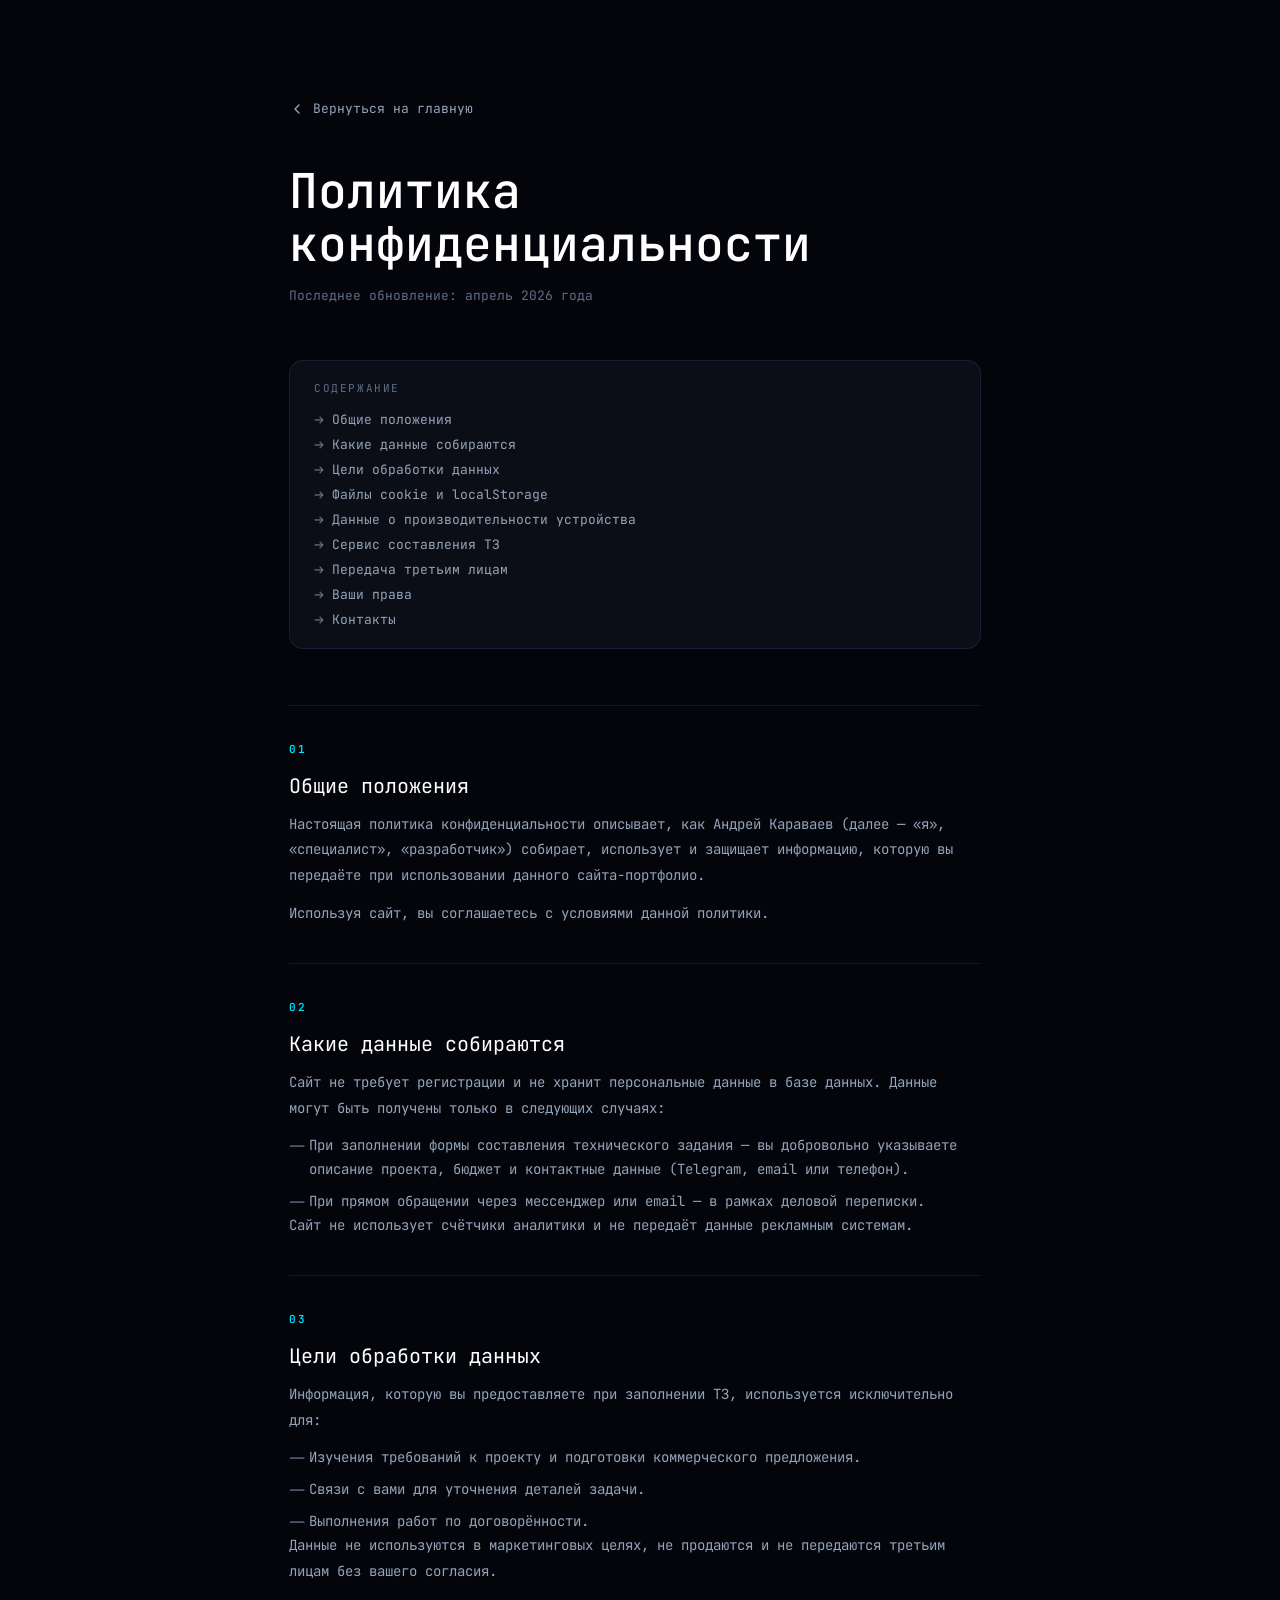
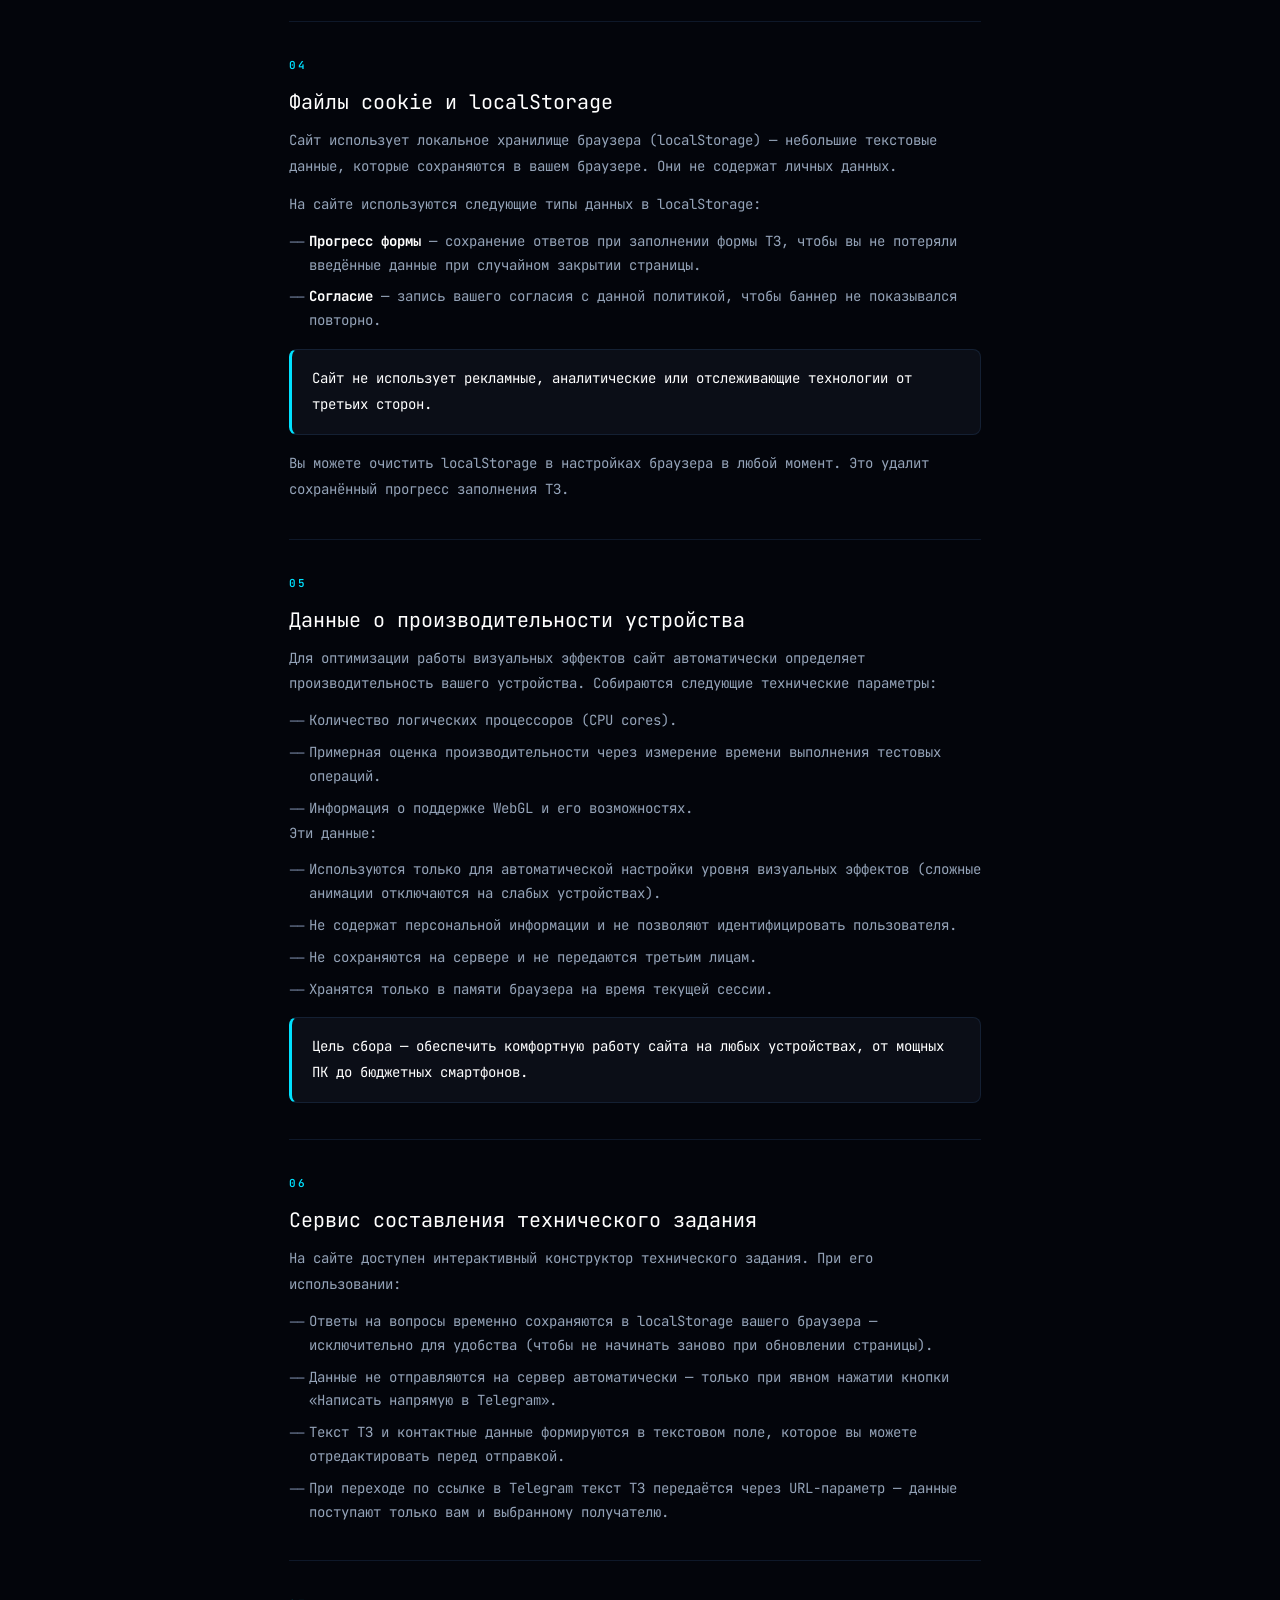
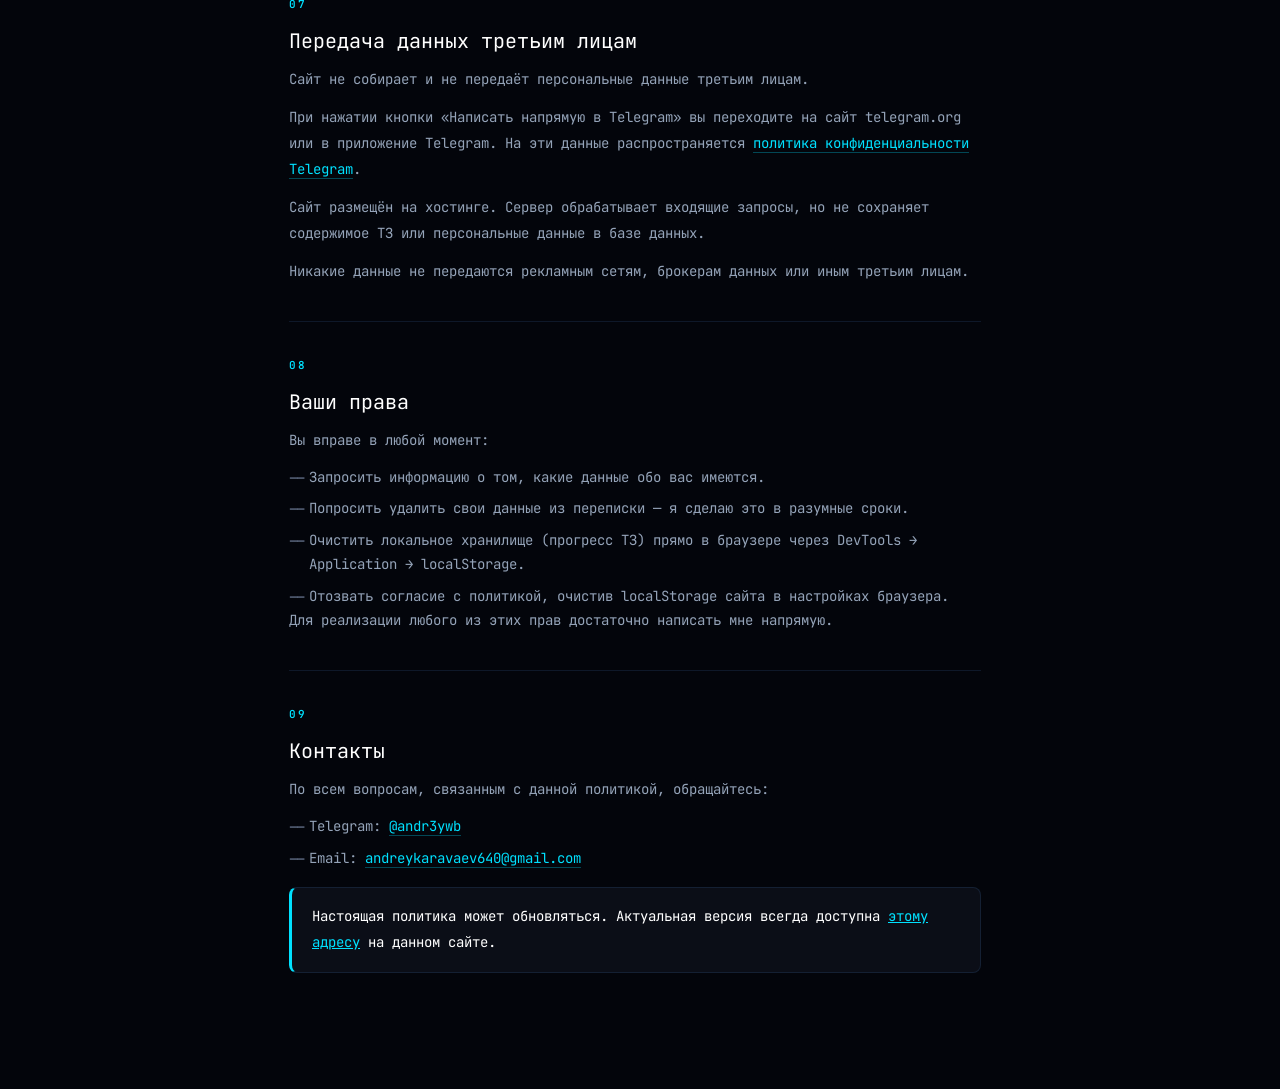
<file: privacy.html>
<!DOCTYPE html>
<html lang="ru">
<head>
  <meta charset="UTF-8">
  <meta name="viewport" content="width=device-width, initial-scale=1.0, maximum-scale=5.0">
  <title>Политика конфиденциальности — Андрей Караваев</title>
  <link rel="stylesheet" href="css/base.css">
  <link rel="stylesheet" href="css/cookie.css">
  <link rel="stylesheet" href="css/privacy.css">
  <link rel="icon" type="image/x-icon" href="assets/icon.svg">
  <link rel="icon" type="image/png" href="assets/icon.svg">
  <link rel="apple-touch-icon" href="assets/icon.svg">
</head>
<body>
<div class="legal-wrap">

  <a href="index.html" class="legal-back">
    <svg viewBox="0 0 24 24" fill="none" stroke="currentColor" stroke-width="2" stroke-linecap="round" stroke-linejoin="round">
      <polyline points="15 18 9 12 15 6"/>
    </svg>
    Вернуться на главную
  </a>

  <h1 class="legal-title">Политика конфиденциальности</h1>
  <div class="legal-date">Последнее обновление: апрель 2026 года</div>

  <div class="legal-nav">
    <div class="legal-nav-label">Содержание</div>
    <a href="#general">Общие положения</a>
    <a href="#data">Какие данные собираются</a>
    <a href="#purpose">Цели обработки данных</a>
    <a href="#cookies">Файлы cookie и localStorage</a>
    <a href="#performance">Данные о производительности устройства</a>
    <a href="#tz">Сервис составления ТЗ</a>
    <a href="#third-party">Передача третьим лицам</a>
    <a href="#rights">Ваши права</a>
    <a href="#contact">Контакты</a>
  </div>

  <div class="legal-section" id="general">
    <div class="legal-section-title">01</div>
    <h3>Общие положения</h3>
    <p>Настоящая политика конфиденциальности описывает, как Андрей Караваев (далее — «я», «специалист», «разработчик») собирает, использует и защищает информацию, которую вы передаёте при использовании данного сайта-портфолио.</p>
    <p>Используя сайт, вы соглашаетесь с условиями данной политики.</p>
  </div>

  <div class="legal-section" id="data">
    <div class="legal-section-title">02</div>
    <h3>Какие данные собираются</h3>
    <p>Сайт не требует регистрации и не хранит персональные данные в базе данных. Данные могут быть получены только в следующих случаях:</p>
    <ul>
      <li>При заполнении формы составления технического задания — вы добровольно указываете описание проекта, бюджет и контактные данные (Telegram, email или телефон).</li>
      <li>При прямом обращении через мессенджер или email — в рамках деловой переписки.</li>
    </ul>
    <p>Сайт не использует счётчики аналитики и не передаёт данные рекламным системам.</p>
  </div>

  <div class="legal-section" id="purpose">
    <div class="legal-section-title">03</div>
    <h3>Цели обработки данных</h3>
    <p>Информация, которую вы предоставляете при заполнении ТЗ, используется исключительно для:</p>
    <ul>
      <li>Изучения требований к проекту и подготовки коммерческого предложения.</li>
      <li>Связи с вами для уточнения деталей задачи.</li>
      <li>Выполнения работ по договорённости.</li>
    </ul>
    <p>Данные не используются в маркетинговых целях, не продаются и не передаются третьим лицам без вашего согласия.</p>
  </div>

  <div class="legal-section" id="cookies">
    <div class="legal-section-title">04</div>
    <h3>Файлы cookie и localStorage</h3>
    <p>Сайт использует локальное хранилище браузера (localStorage) — небольшие текстовые данные, которые сохраняются в вашем браузере. Они не содержат личных данных.</p>
    <p>На сайте используются следующие типы данных в localStorage:</p>
    <ul>
      <li><strong>Прогресс формы</strong> — сохранение ответов при заполнении формы ТЗ, чтобы вы не потеряли введённые данные при случайном закрытии страницы.</li>
      <li><strong>Согласие</strong> — запись вашего согласия с данной политикой, чтобы баннер не показывался повторно.</li>
    </ul>
    <div class="legal-highlight">
      <p>Сайт не использует рекламные, аналитические или отслеживающие технологии от третьих сторон.</p>
    </div>
    <p>Вы можете очистить localStorage в настройках браузера в любой момент. Это удалит сохранённый прогресс заполнения ТЗ.</p>
  </div>

  <div class="legal-section" id="performance">
    <div class="legal-section-title">05</div>
    <h3>Данные о производительности устройства</h3>
    <p>Для оптимизации работы визуальных эффектов сайт автоматически определяет производительность вашего устройства. Собираются следующие технические параметры:</p>
    <ul>
      <li>Количество логических процессоров (CPU cores).</li>
      <li>Примерная оценка производительности через измерение времени выполнения тестовых операций.</li>
      <li>Информация о поддержке WebGL и его возможностях.</li>
    </ul>
    <p>Эти данные:</p>
    <ul>
      <li>Используются только для автоматической настройки уровня визуальных эффектов (сложные анимации отключаются на слабых устройствах).</li>
      <li>Не содержат персональной информации и не позволяют идентифицировать пользователя.</li>
      <li>Не сохраняются на сервере и не передаются третьим лицам.</li>
      <li>Хранятся только в памяти браузера на время текущей сессии.</li>
    </ul>
    <div class="legal-highlight">
      <p>Цель сбора — обеспечить комфортную работу сайта на любых устройствах, от мощных ПК до бюджетных смартфонов.</p>
    </div>
  </div>

  <div class="legal-section" id="tz">
    <div class="legal-section-title">06</div>
    <h3>Сервис составления технического задания</h3>
    <p>На сайте доступен интерактивный конструктор технического задания. При его использовании:</p>
    <ul>
      <li>Ответы на вопросы временно сохраняются в localStorage вашего браузера — исключительно для удобства (чтобы не начинать заново при обновлении страницы).</li>
      <li>Данные не отправляются на сервер автоматически — только при явном нажатии кнопки «Написать напрямую в Telegram».</li>
      <li>Текст ТЗ и контактные данные формируются в текстовом поле, которое вы можете отредактировать перед отправкой.</li>
      <li>При переходе по ссылке в Telegram текст ТЗ передаётся через URL-параметр — данные поступают только вам и выбранному получателю.</li>
    </ul>
  </div>

  <div class="legal-section" id="third-party">
    <div class="legal-section-title">07</div>
    <h3>Передача данных третьим лицам</h3>
    <p>Сайт не собирает и не передаёт персональные данные третьим лицам.</p>
    <p>При нажатии кнопки «Написать напрямую в Telegram» вы переходите на сайт telegram.org или в приложение Telegram. На эти данные распространяется <a href="https://telegram.org/privacy" target="_blank" rel="noopener noreferrer" class="legal-contact-link">политика конфиденциальности Telegram</a>.</p>
    <p>Сайт размещён на хостинге. Сервер обрабатывает входящие запросы, но не сохраняет содержимое ТЗ или персональные данные в базе данных.</p>
    <p>Никакие данные не передаются рекламным сетям, брокерам данных или иным третьим лицам.</p>
  </div>

  <div class="legal-section" id="rights">
    <div class="legal-section-title">08</div>
    <h3>Ваши права</h3>
    <p>Вы вправе в любой момент:</p>
    <ul>
      <li>Запросить информацию о том, какие данные обо вас имеются.</li>
      <li>Попросить удалить свои данные из переписки — я сделаю это в разумные сроки.</li>
      <li>Очистить локальное хранилище (прогресс ТЗ) прямо в браузере через DevTools → Application → localStorage.</li>
      <li>Отозвать согласие с политикой, очистив localStorage сайта в настройках браузера.</li>
    </ul>
    <p>Для реализации любого из этих прав достаточно написать мне напрямую.</p>
  </div>

  <div class="legal-section" id="contact">
    <div class="legal-section-title">09</div>
    <h3>Контакты</h3>
    <p>По всем вопросам, связанным с данной политикой, обращайтесь:</p>
    <ul>
      <li>Telegram: <a href="https://t.me/andr3ywb" target="_blank" rel="noopener noreferrer" class="legal-contact-link">@andr3ywb</a></li>
      <li>Email: <a href="mailto:andreykaravaev640@gmail.com" class="legal-contact-link">andreykaravaev640@gmail.com</a></li>
    </ul>
    <div class="legal-highlight">
      <p>Настоящая политика может обновляться. Актуальная версия всегда доступна <a href="privacy.html">этому адресу</a> на данном сайте.</p>
    </div>
  </div>

</div>
</body>
</html>
</file>
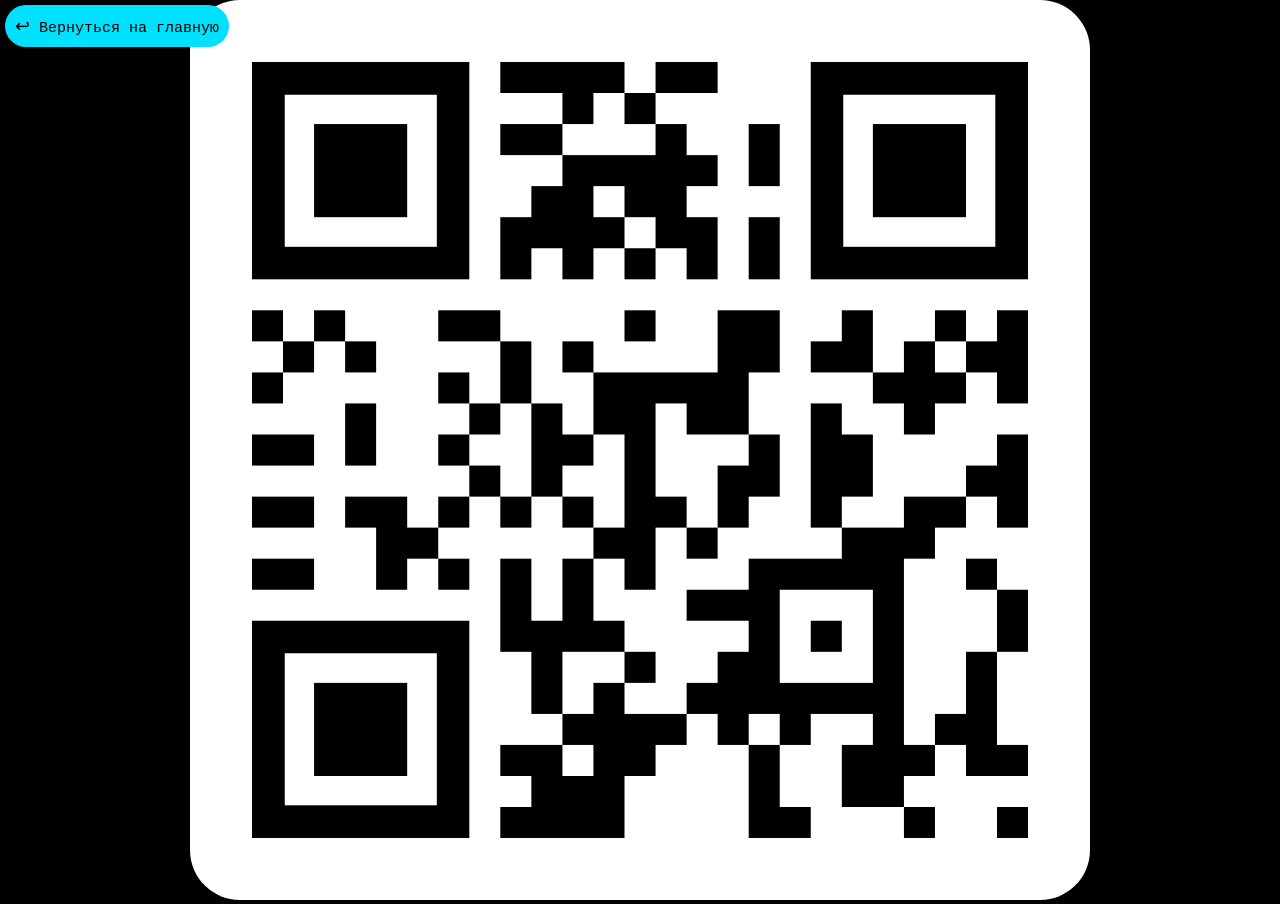
<file: qr_code.html>
<!DOCTYPE html>
<html lang="en">
<head>
        <meta charset="UTF-8">
        <title>Поделиться</title>
        <link rel="stylesheet" href="css/qr_code.css">
    <link rel="icon" type="image/x-icon" href="assets/icon.svg">
    <link rel="icon" type="image/png" href="assets/icon.svg">
    <link rel="apple-touch-icon" href="assets/icon.svg">
</head>
<body>
<main>
    <a href="index.html" class="qr-code-link"><strong>↩</strong> Вернуться на главную</a>
    <img src="assets/andreykaravaev.ru.png" alt="QR-код сайта" class="qr-code">
</main>
</body>
</html>
</file>
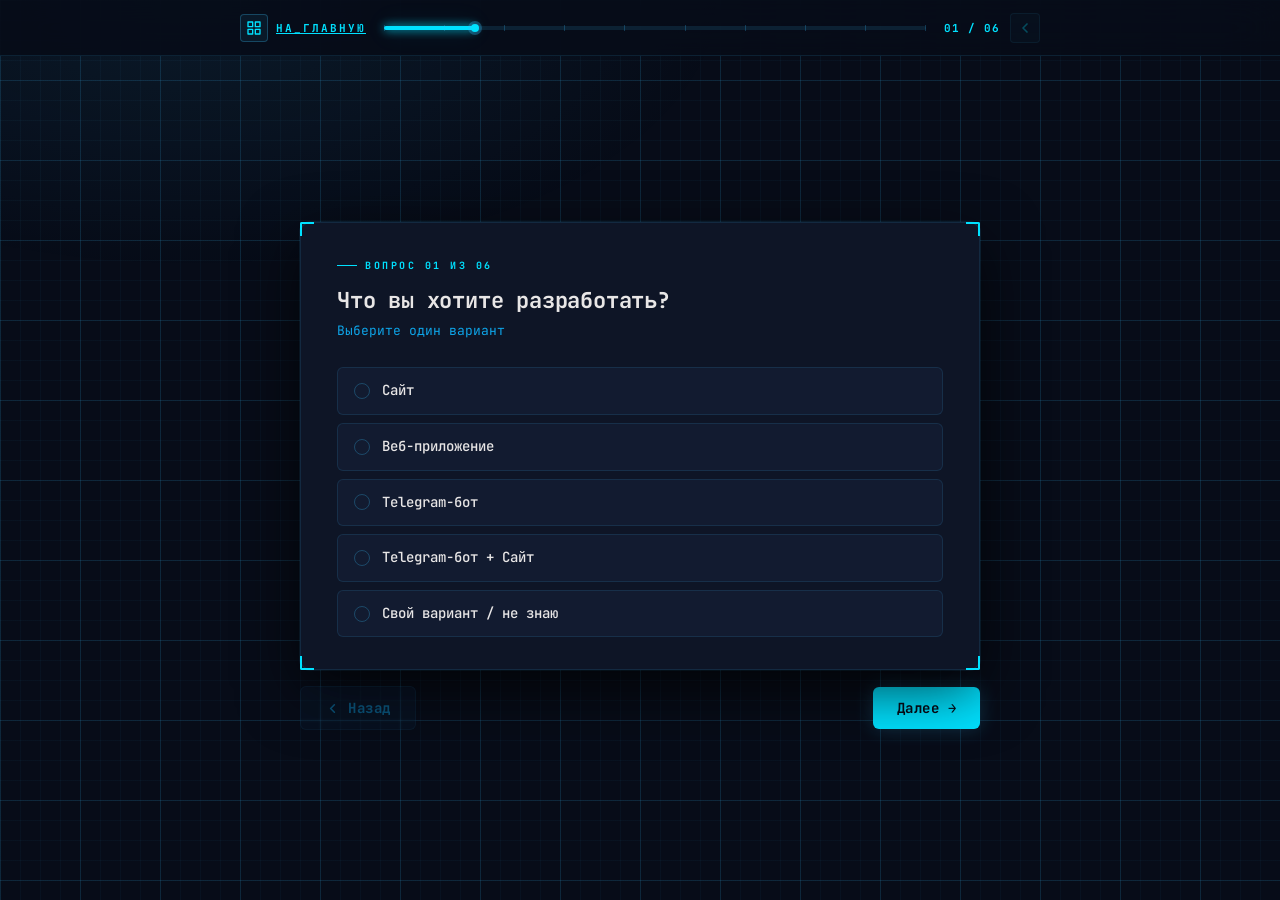
<file: tor_builder.html>
<!DOCTYPE html>
<html lang="ru">
<head>
  <meta charset="UTF-8" />
  <meta name="viewport" content="width=device-width, initial-scale=1.0, maximum-scale=5.0">

  <title>Конструктор ТЗ</title>
  <link rel="preconnect" href="https://fonts.googleapis.com" />
  <link rel="preconnect" href="https://fonts.gstatic.com" crossorigin />
  <link href="https://fonts.googleapis.com/css2?family=Space+Mono:wght@400;700&family=IBM+Plex+Sans:wght@300;400;500;600;700&display=swap" rel="stylesheet" />
  <link rel="stylesheet" href="css/tor_builder.css" />
  <link rel="icon" type="image/x-icon" href="assets/icon.svg">
  <link rel="icon" type="image/png" href="assets/icon.svg">
  <link rel="apple-touch-icon" href="assets/icon.svg">
</head>
<body>
<div id="customConfirmModal" class="custom-confirm-overlay">
  <div class="custom-confirm-backdrop"></div>
  <div class="confirm-window">
    <div class="confirm-header">
      <div class="confirm-icon">
        <svg viewBox="0 0 24 24" fill="none" stroke="currentColor" stroke-width="1.8">
          <path d="M12 9v4M12 17h.01" stroke-linecap="round"/>
          <path d="M12 22c5.523 0 10-4.477 10-10S17.523 2 12 2 2 6.477 2 12s4.477 10 10 10z"/>
        </svg>
      </div>
      <span class="confirm-title">Подтверждение действия</span>
    </div>
    <div class="confirm-message" id="confirmMessageText">
      Вы уверены? Весь прогресс и ответы будут удалены.
    </div>
    <div class="confirm-actions">
      <button class="confirm-btn confirm-btn-secondary" id="confirmCancelBtn">Отмена</button>
      <button class="confirm-btn confirm-btn-primary" id="confirmOkBtn">Да, продолжить</button>
    </div>
  </div>
</div>
  <div class="bp-grid" aria-hidden="true"></div>

  <header class="topbar" id="progressWrap">
    <div class="topbar-inner">
      <div class="topbar-brand">
        <a class="brand-icon" href="index.html">
          <svg width="16" height="16" viewBox="0 0 24 24" fill="none" stroke="currentColor" stroke-width="2" stroke-linecap="round" stroke-linejoin="round">
            <rect x="3" y="3" width="7" height="7"/><rect x="14" y="3" width="7" height="7"/>
            <rect x="14" y="14" width="7" height="7"/><rect x="3" y="14" width="7" height="7"/>
          </svg>
        </a>
        <a class="brand-label" href="index.html">НА_ГЛАВНУЮ</a>
      </div>
      <div class="topbar-progress">
        <div class="progress-track">
          <div class="progress-fill" id="progressFill"></div>
          <div class="progress-ticks" aria-hidden="true">
            <span></span><span></span><span></span><span></span><span></span>
            <span></span><span></span><span></span><span></span><span></span>
          </div>
        </div>
      </div>

      <div class="topbar-right">
        <span class="step-label" id="progressLabel">01 / 01</span>
        <button class="back-icon-btn" id="progressBackBtn" onclick="goBack()" title="Назад">
          <svg width="16" height="16" viewBox="0 0 24 24" fill="none" stroke="currentColor" stroke-width="2.5" stroke-linecap="round" stroke-linejoin="round">
            <polyline points="15 18 9 12 15 6"/>
          </svg>
        </button>
      </div>
    </div>
  </header>

  <main class="app" id="app">

    <div class="screen" id="quizScreen">
      <div class="card" id="questionCard">
      </div>

      <div class="bottom-nav" id="bottomNav">
        <button class="btn btn-ghost" id="backBtn" onclick="goBack()">
          <svg width="15" height="15" viewBox="0 0 24 24" fill="none" stroke="currentColor" stroke-width="2.5" stroke-linecap="round" stroke-linejoin="round"><polyline points="15 18 9 12 15 6"/></svg>
          Назад
        </button>
        <button class="btn btn-primary" id="nextBtn" onclick="goNext()">
          Далее
          <svg width="15" height="15" viewBox="0 0 24 24" fill="none" stroke="currentColor" stroke-width="2.5" stroke-linecap="round" stroke-linejoin="round"><polyline points="9 18 15 12 9 6"/></svg>
        </button>
      </div>
    </div>

    <div class="screen hidden" id="resultScreen"></div>

  </main>

  <script>
    window.TG_USERNAME = "andr3ywb";
  </script>
  <script src="js/tor.js"></script>
</body>
</html>
</file>
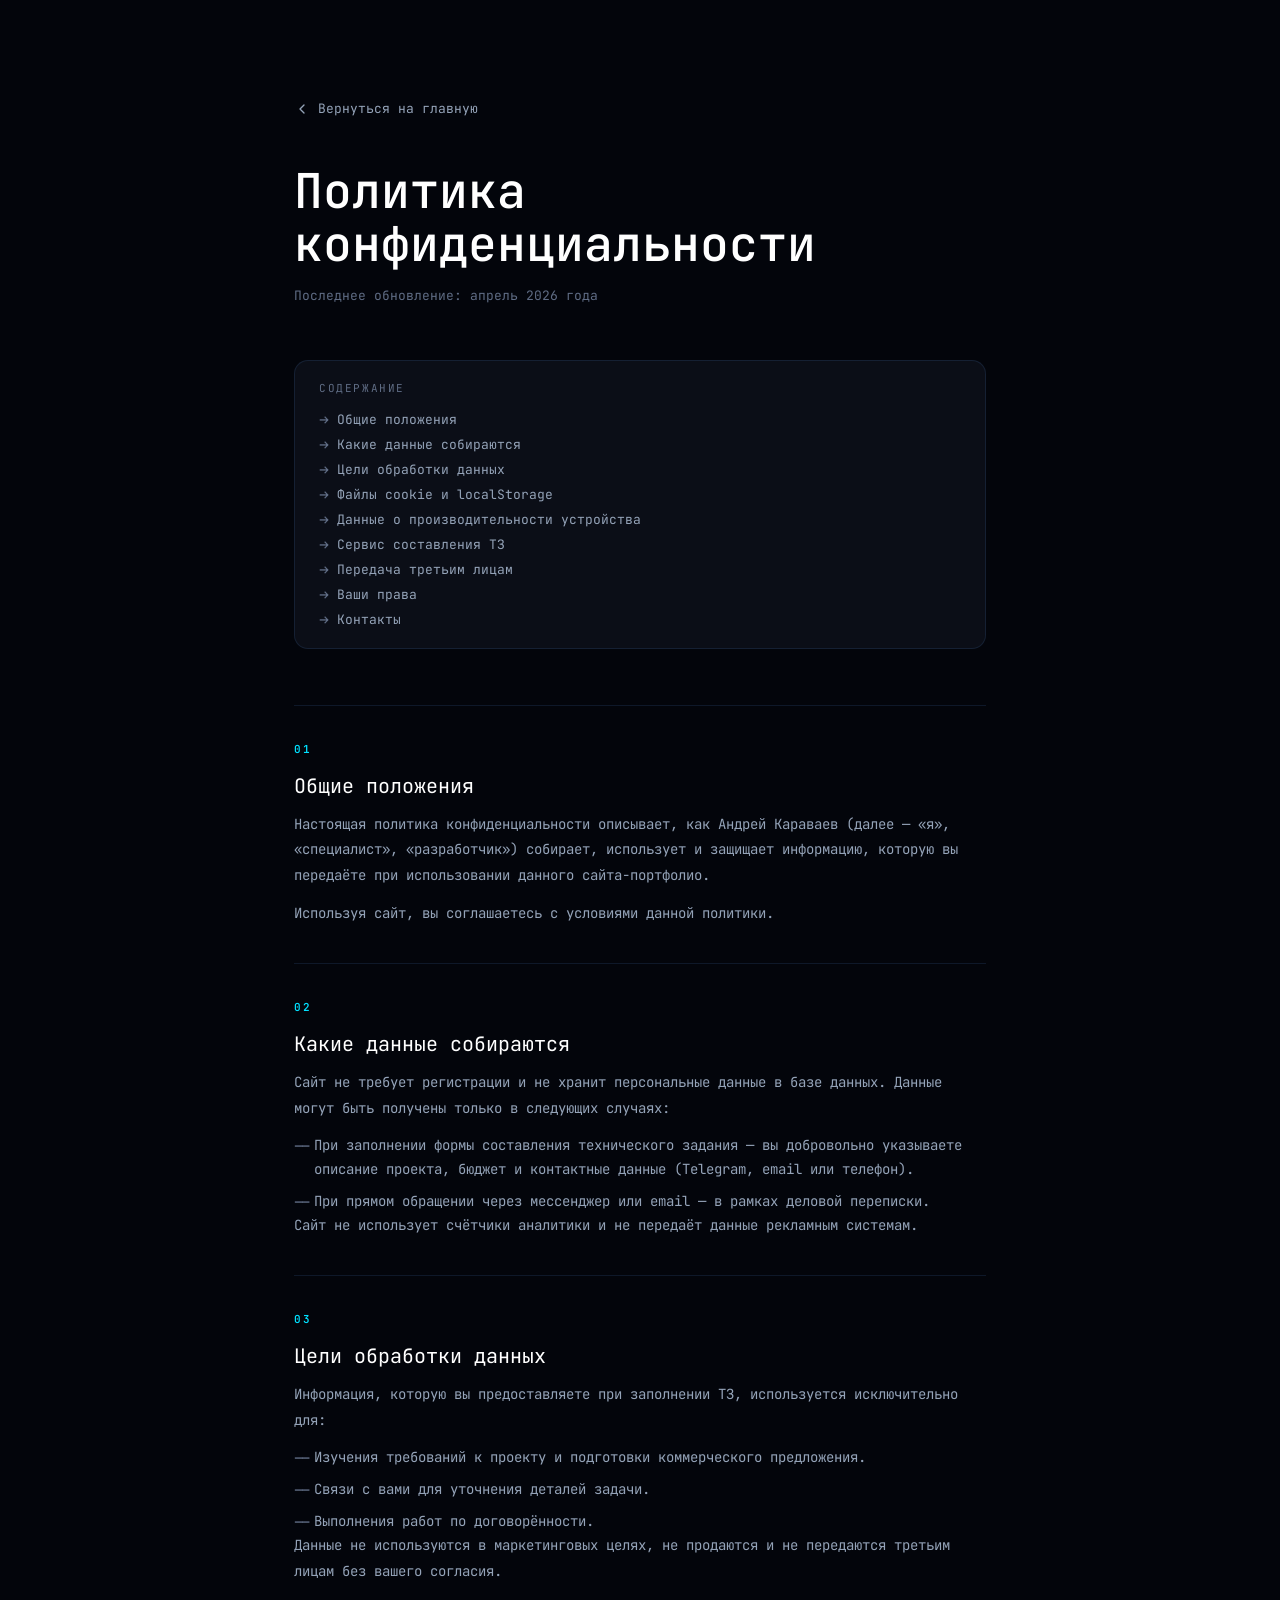
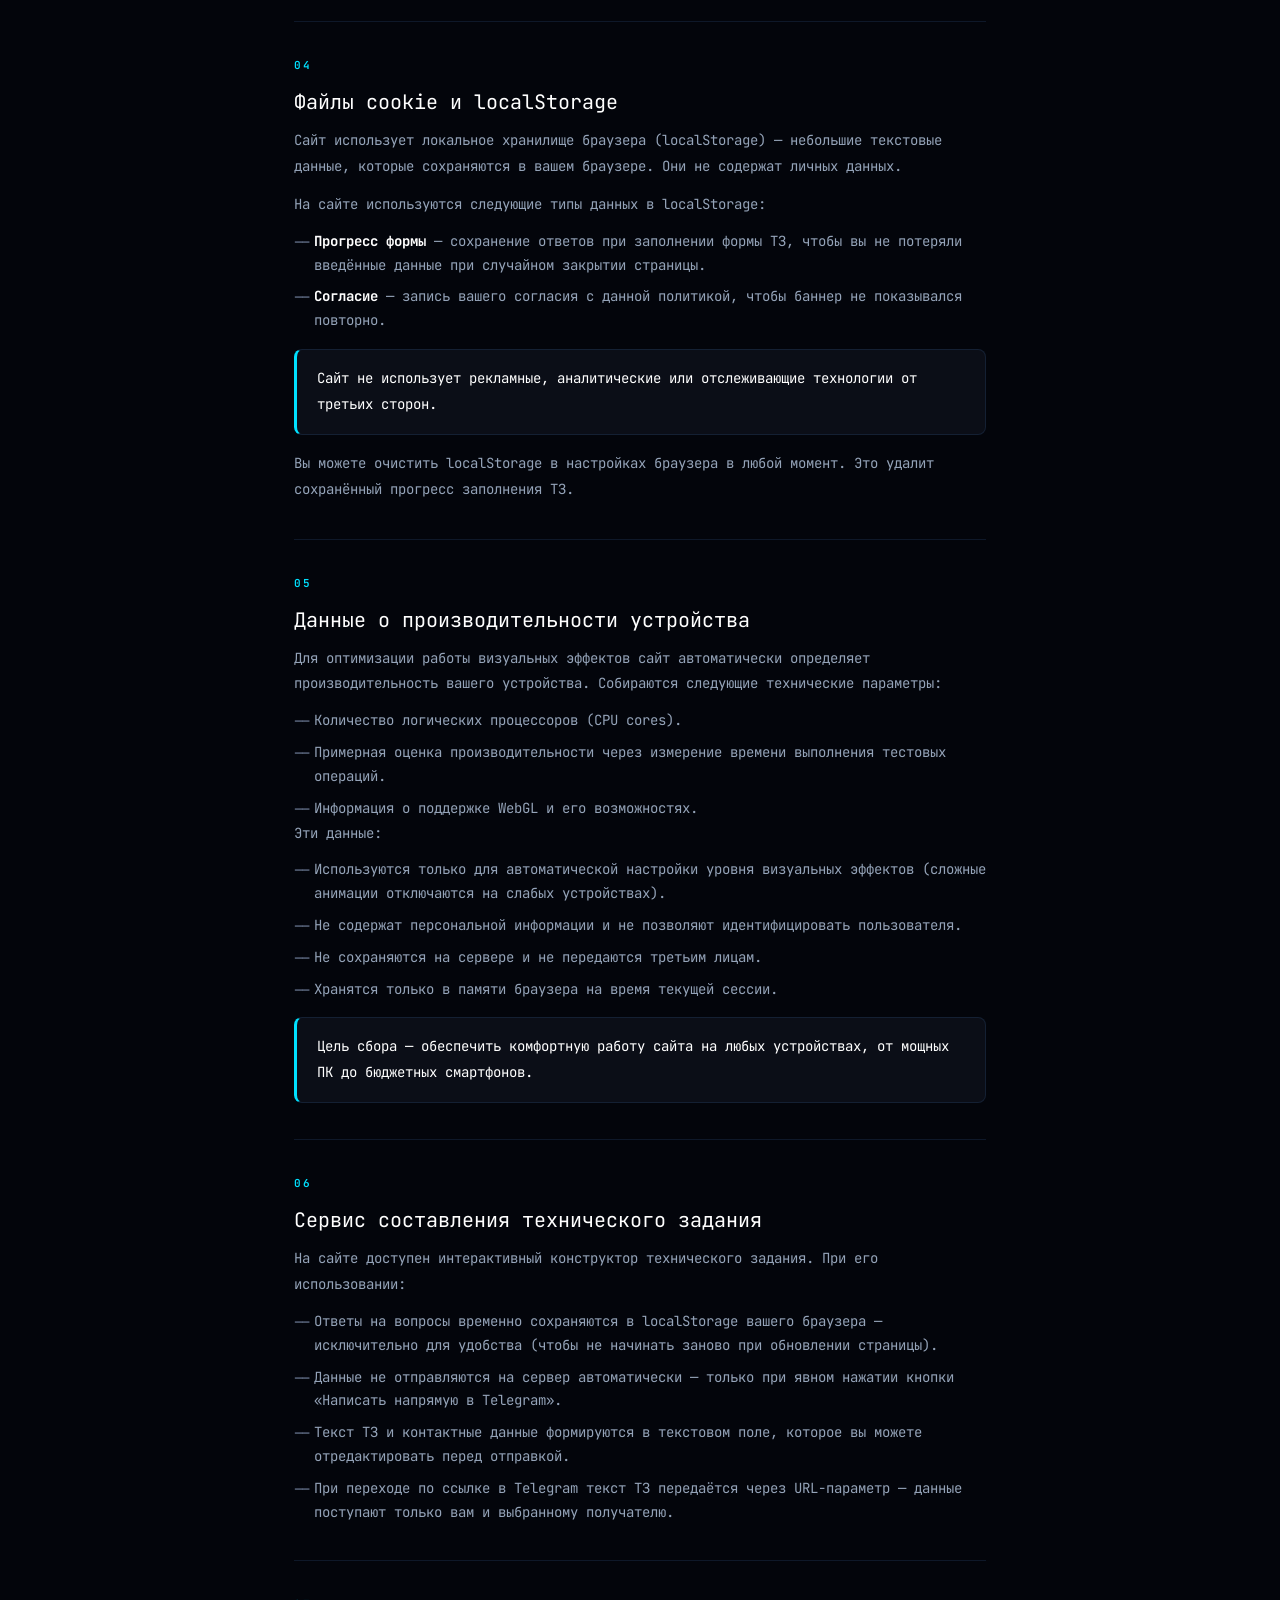
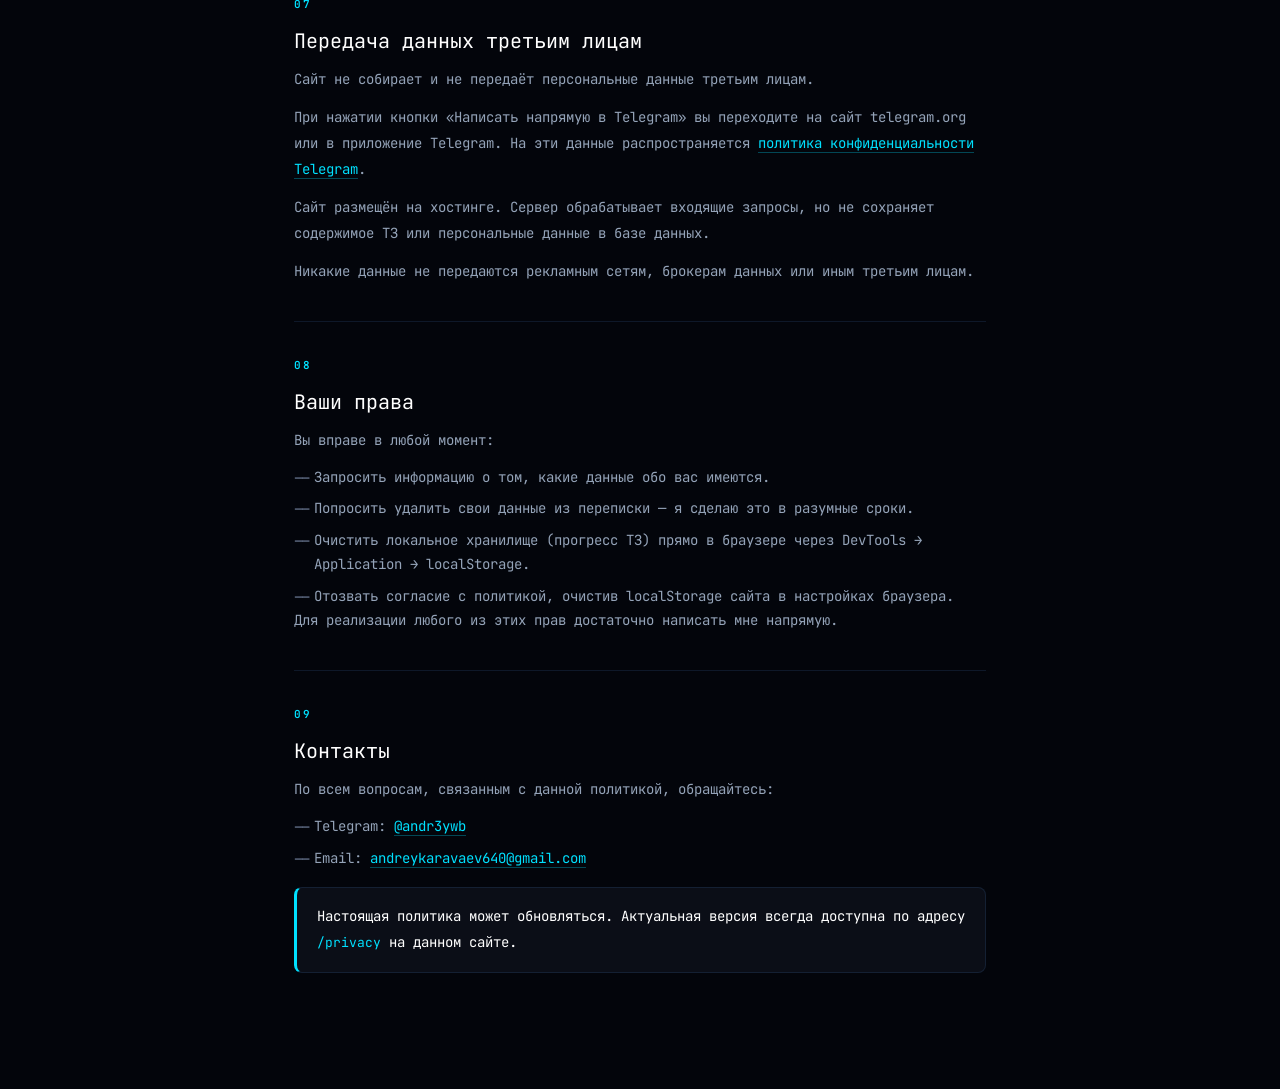
<file: templates/privacy.html>
<!DOCTYPE html>
<html lang="ru">
<head>
  <meta charset="UTF-8">
  <meta name="viewport" content="width=device-width, initial-scale=1.0">
  <title>Политика конфиденциальности — Андрей Караваев</title>
  <link rel="stylesheet" href="/static/css/main.css">
  <link rel="stylesheet" href="/static/css/privacy.css">
  <link rel="icon" type="image/x-icon" href="/static/assets/icon.svg">
  <link rel="icon" type="image/png" href="/static/assets/icon.svg">
  <link rel="apple-touch-icon" href="/static/assets/icon.svg">
</head>
<body>
<div class="legal-wrap">

  <a href="/" class="legal-back">
    <svg viewBox="0 0 24 24" fill="none" stroke="currentColor" stroke-width="2" stroke-linecap="round" stroke-linejoin="round">
      <polyline points="15 18 9 12 15 6"/>
    </svg>
    Вернуться на главную
  </a>

  <h1 class="legal-title">Политика конфиденциальности</h1>
  <div class="legal-date">Последнее обновление: апрель 2026 года</div>

  <div class="legal-nav">
    <div class="legal-nav-label">Содержание</div>
    <a href="#general">Общие положения</a>
    <a href="#data">Какие данные собираются</a>
    <a href="#purpose">Цели обработки данных</a>
    <a href="#cookies">Файлы cookie и localStorage</a>
    <a href="#performance">Данные о производительности устройства</a>
    <a href="#tz">Сервис составления ТЗ</a>
    <a href="#third-party">Передача третьим лицам</a>
    <a href="#rights">Ваши права</a>
    <a href="#contact">Контакты</a>
  </div>

  <div class="legal-section" id="general">
    <div class="legal-section-title">01</div>
    <h3>Общие положения</h3>
    <p>Настоящая политика конфиденциальности описывает, как Андрей Караваев (далее — «я», «специалист», «разработчик») собирает, использует и защищает информацию, которую вы передаёте при использовании данного сайта-портфолио.</p>
    <p>Используя сайт, вы соглашаетесь с условиями данной политики.</p>
  </div>

  <div class="legal-section" id="data">
    <div class="legal-section-title">02</div>
    <h3>Какие данные собираются</h3>
    <p>Сайт не требует регистрации и не хранит персональные данные в базе данных. Данные могут быть получены только в следующих случаях:</p>
    <ul>
      <li>При заполнении формы составления технического задания — вы добровольно указываете описание проекта, бюджет и контактные данные (Telegram, email или телефон).</li>
      <li>При прямом обращении через мессенджер или email — в рамках деловой переписки.</li>
    </ul>
    <p>Сайт не использует счётчики аналитики и не передаёт данные рекламным системам.</p>
  </div>

  <div class="legal-section" id="purpose">
    <div class="legal-section-title">03</div>
    <h3>Цели обработки данных</h3>
    <p>Информация, которую вы предоставляете при заполнении ТЗ, используется исключительно для:</p>
    <ul>
      <li>Изучения требований к проекту и подготовки коммерческого предложения.</li>
      <li>Связи с вами для уточнения деталей задачи.</li>
      <li>Выполнения работ по договорённости.</li>
    </ul>
    <p>Данные не используются в маркетинговых целях, не продаются и не передаются третьим лицам без вашего согласия.</p>
  </div>

  <div class="legal-section" id="cookies">
    <div class="legal-section-title">04</div>
    <h3>Файлы cookie и localStorage</h3>
    <p>Сайт использует локальное хранилище браузера (localStorage) — небольшие текстовые данные, которые сохраняются в вашем браузере. Они не содержат личных данных.</p>
    <p>На сайте используются следующие типы данных в localStorage:</p>
    <ul>
      <li><strong style="color:var(--text)">Прогресс формы</strong> — сохранение ответов при заполнении формы ТЗ, чтобы вы не потеряли введённые данные при случайном закрытии страницы.</li>
      <li><strong style="color:var(--text)">Согласие</strong> — запись вашего согласия с данной политикой, чтобы баннер не показывался повторно.</li>
    </ul>
    <div class="legal-highlight">
      <p>Сайт не использует рекламные, аналитические или отслеживающие технологии от третьих сторон.</p>
    </div>
    <p>Вы можете очистить localStorage в настройках браузера в любой момент. Это удалит сохранённый прогресс заполнения ТЗ.</p>
  </div>

  <div class="legal-section" id="performance">
    <div class="legal-section-title">05</div>
    <h3>Данные о производительности устройства</h3>
    <p>Для оптимизации работы визуальных эффектов сайт автоматически определяет производительность вашего устройства. Собираются следующие технические параметры:</p>
    <ul>
      <li>Количество логических процессоров (CPU cores).</li>
      <li>Примерная оценка производительности через измерение времени выполнения тестовых операций.</li>
      <li>Информация о поддержке WebGL и его возможностях.</li>
    </ul>
    <p>Эти данные:</p>
    <ul>
      <li>Используются только для автоматической настройки уровня визуальных эффектов (сложные анимации отключаются на слабых устройствах).</li>
      <li>Не содержат персональной информации и не позволяют идентифицировать пользователя.</li>
      <li>Не сохраняются на сервере и не передаются третьим лицам.</li>
      <li>Хранятся только в памяти браузера на время текущей сессии.</li>
    </ul>
    <div class="legal-highlight">
      <p>Цель сбора — обеспечить комфортную работу сайта на любых устройствах, от мощных ПК до бюджетных смартфонов.</p>
    </div>
  </div>

  <div class="legal-section" id="tz">
    <div class="legal-section-title">06</div>
    <h3>Сервис составления технического задания</h3>
    <p>На сайте доступен интерактивный конструктор технического задания. При его использовании:</p>
    <ul>
      <li>Ответы на вопросы временно сохраняются в localStorage вашего браузера — исключительно для удобства (чтобы не начинать заново при обновлении страницы).</li>
      <li>Данные не отправляются на сервер автоматически — только при явном нажатии кнопки «Написать напрямую в Telegram».</li>
      <li>Текст ТЗ и контактные данные формируются в текстовом поле, которое вы можете отредактировать перед отправкой.</li>
      <li>При переходе по ссылке в Telegram текст ТЗ передаётся через URL-параметр — данные поступают только вам и выбранному получателю.</li>
    </ul>
  </div>

  <div class="legal-section" id="third-party">
    <div class="legal-section-title">07</div>
    <h3>Передача данных третьим лицам</h3>
    <p>Сайт не собирает и не передаёт персональные данные третьим лицам.</p>
    <p>При нажатии кнопки «Написать напрямую в Telegram» вы переходите на сайт telegram.org или в приложение Telegram. На эти данные распространяется <a href="https://telegram.org/privacy" target="_blank" rel="noopener noreferrer" class="legal-contact-link">политика конфиденциальности Telegram</a>.</p>
    <p>Сайт размещён на хостинге. Сервер обрабатывает входящие запросы, но не сохраняет содержимое ТЗ или персональные данные в базе данных.</p>
    <p>Никакие данные не передаются рекламным сетям, брокерам данных или иным третьим лицам.</p>
  </div>

  <div class="legal-section" id="rights">
    <div class="legal-section-title">08</div>
    <h3>Ваши права</h3>
    <p>Вы вправе в любой момент:</p>
    <ul>
      <li>Запросить информацию о том, какие данные обо вас имеются.</li>
      <li>Попросить удалить свои данные из переписки — я сделаю это в разумные сроки.</li>
      <li>Очистить локальное хранилище (прогресс ТЗ) прямо в браузере через DevTools → Application → localStorage.</li>
      <li>Отозвать согласие с политикой, очистив localStorage сайта в настройках браузера.</li>
    </ul>
    <p>Для реализации любого из этих прав достаточно написать мне напрямую.</p>
  </div>

  <div class="legal-section" id="contact">
    <div class="legal-section-title">09</div>
    <h3>Контакты</h3>
    <p>По всем вопросам, связанным с данной политикой, обращайтесь:</p>
    <ul>
      <li>Telegram: <a href="https://t.me/andr3ywb" target="_blank" rel="noopener noreferrer" class="legal-contact-link">@andr3ywb</a></li>
      <li>Email: <a href="mailto:andreykaravaev640@gmail.com" class="legal-contact-link">andreykaravaev640@gmail.com</a></li>
    </ul>
    <div class="legal-highlight">
      <p>Настоящая политика может обновляться. Актуальная версия всегда доступна по адресу <code style="font-family:'JetBrains Mono',monospace;color:var(--accent2);font-size:13px">/privacy</code> на данном сайте.</p>
    </div>
  </div>

</div>
</body>
</html>
</file>
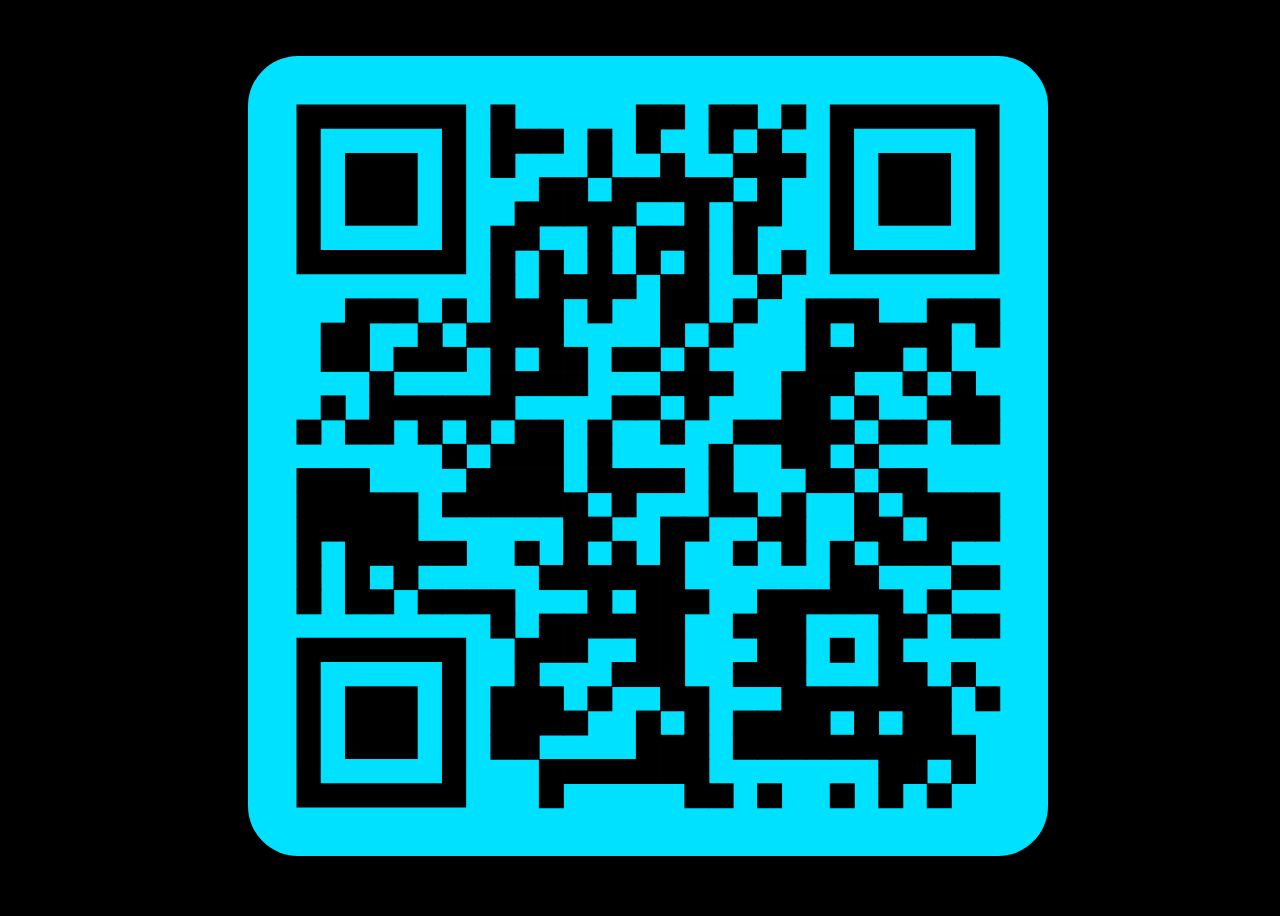
<file: templates/qr_code.html>
<!DOCTYPE html>
<html lang="en">
<head>
    <meta charset="UTF-8">
    <title>Поделиться</title>
    <style>
        body {
            display: grid;
            place-items: center;
            width: 100vw;
            height: 100vh;
            background-color: #000;
        }
        .qr-code {
            border-radius: 50px;
        }
    </style>
</head>
<body>
<main>
    <svg xmlns="http://www.w3.org/2000/svg" xml:space="preserve" xmlns:xlink="http://www.w3.org/1999/xlink" style="max-width: 100%;height: auto;" width="800" height="800" viewBox="0 0 1023 1023" class="qr-code">
    <rect width="1023" height="1023" fill="#00e1ff" x="0" y="0"  />
        <g  fill="#000">
    <g transform="translate(310,62) scale(5.3216666666667)"><rect width="6" height="6"/></g>
            <g transform="translate(496,62) scale(5.3216666666667)"><rect width="6" height="6"/></g>
            <g transform="translate(527,62) scale(5.3216666666667)"><rect width="6" height="6"/></g>
            <g transform="translate(589,62) scale(5.3216666666667)"><rect width="6" height="6"/></g>
            <g transform="translate(620,62) scale(5.3216666666667)"><rect width="6" height="6"/></g>
            <g transform="translate(682,62) scale(5.3216666666667)"><rect width="6" height="6"/></g>
            <g transform="translate(310,93) scale(5.3216666666667)"><rect width="6" height="6"/></g>
            <g transform="translate(341,93) scale(5.3216666666667)"><rect width="6" height="6"/></g>
            <g transform="translate(372,93) scale(5.3216666666667)"><rect width="6" height="6"/></g>
            <g transform="translate(434,93) scale(5.3216666666667)"><rect width="6" height="6"/></g>
            <g transform="translate(496,93) scale(5.3216666666667)"><rect width="6" height="6"/></g>
            <g transform="translate(589,93) scale(5.3216666666667)"><rect width="6" height="6"/></g>
            <g transform="translate(651,93) scale(5.3216666666667)"><rect width="6" height="6"/></g>
            <g transform="translate(310,124) scale(5.3216666666667)"><rect width="6" height="6"/></g>
            <g transform="translate(434,124) scale(5.3216666666667)"><rect width="6" height="6"/></g>
            <g transform="translate(527,124) scale(5.3216666666667)"><rect width="6" height="6"/></g>
            <g transform="translate(620,124) scale(5.3216666666667)"><rect width="6" height="6"/></g>
            <g transform="translate(651,124) scale(5.3216666666667)"><rect width="6" height="6"/></g>
            <g transform="translate(682,124) scale(5.3216666666667)"><rect width="6" height="6"/></g>
            <g transform="translate(372,155) scale(5.3216666666667)"><rect width="6" height="6"/></g>
            <g transform="translate(403,155) scale(5.3216666666667)"><rect width="6" height="6"/></g>
            <g transform="translate(465,155) scale(5.3216666666667)"><rect width="6" height="6"/></g>
            <g transform="translate(496,155) scale(5.3216666666667)"><rect width="6" height="6"/></g>
            <g transform="translate(527,155) scale(5.3216666666667)"><rect width="6" height="6"/></g>
            <g transform="translate(558,155) scale(5.3216666666667)"><rect width="6" height="6"/></g>
            <g transform="translate(589,155) scale(5.3216666666667)"><rect width="6" height="6"/></g>
            <g transform="translate(651,155) scale(5.3216666666667)"><rect width="6" height="6"/></g>
            <g transform="translate(341,186) scale(5.3216666666667)"><rect width="6" height="6"/></g>
            <g transform="translate(372,186) scale(5.3216666666667)"><rect width="6" height="6"/></g>
            <g transform="translate(403,186) scale(5.3216666666667)"><rect width="6" height="6"/></g>
            <g transform="translate(434,186) scale(5.3216666666667)"><rect width="6" height="6"/></g>
            <g transform="translate(465,186) scale(5.3216666666667)"><rect width="6" height="6"/></g>
            <g transform="translate(558,186) scale(5.3216666666667)"><rect width="6" height="6"/></g>
            <g transform="translate(620,186) scale(5.3216666666667)"><rect width="6" height="6"/></g>
            <g transform="translate(651,186) scale(5.3216666666667)"><rect width="6" height="6"/></g>
            <g transform="translate(310,217) scale(5.3216666666667)"><rect width="6" height="6"/></g>
            <g transform="translate(341,217) scale(5.3216666666667)"><rect width="6" height="6"/></g>
            <g transform="translate(434,217) scale(5.3216666666667)"><rect width="6" height="6"/></g>
            <g transform="translate(496,217) scale(5.3216666666667)"><rect width="6" height="6"/></g>
            <g transform="translate(527,217) scale(5.3216666666667)"><rect width="6" height="6"/></g>
            <g transform="translate(558,217) scale(5.3216666666667)"><rect width="6" height="6"/></g>
            <g transform="translate(620,217) scale(5.3216666666667)"><rect width="6" height="6"/></g>
            <g transform="translate(310,248) scale(5.3216666666667)"><rect width="6" height="6"/></g>
            <g transform="translate(372,248) scale(5.3216666666667)"><rect width="6" height="6"/></g>
            <g transform="translate(434,248) scale(5.3216666666667)"><rect width="6" height="6"/></g>
            <g transform="translate(496,248) scale(5.3216666666667)"><rect width="6" height="6"/></g>
            <g transform="translate(558,248) scale(5.3216666666667)"><rect width="6" height="6"/></g>
            <g transform="translate(620,248) scale(5.3216666666667)"><rect width="6" height="6"/></g>
            <g transform="translate(682,248) scale(5.3216666666667)"><rect width="6" height="6"/></g>
            <g transform="translate(310,279) scale(5.3216666666667)"><rect width="6" height="6"/></g>
            <g transform="translate(372,279) scale(5.3216666666667)"><rect width="6" height="6"/></g>
            <g transform="translate(403,279) scale(5.3216666666667)"><rect width="6" height="6"/></g>
            <g transform="translate(434,279) scale(5.3216666666667)"><rect width="6" height="6"/></g>
            <g transform="translate(465,279) scale(5.3216666666667)"><rect width="6" height="6"/></g>
            <g transform="translate(527,279) scale(5.3216666666667)"><rect width="6" height="6"/></g>
            <g transform="translate(558,279) scale(5.3216666666667)"><rect width="6" height="6"/></g>
            <g transform="translate(651,279) scale(5.3216666666667)"><rect width="6" height="6"/></g>
            <g transform="translate(124,310) scale(5.3216666666667)"><rect width="6" height="6"/></g>
            <g transform="translate(155,310) scale(5.3216666666667)"><rect width="6" height="6"/></g>
            <g transform="translate(186,310) scale(5.3216666666667)"><rect width="6" height="6"/></g>
            <g transform="translate(248,310) scale(5.3216666666667)"><rect width="6" height="6"/></g>
            <g transform="translate(310,310) scale(5.3216666666667)"><rect width="6" height="6"/></g>
            <g transform="translate(341,310) scale(5.3216666666667)"><rect width="6" height="6"/></g>
            <g transform="translate(372,310) scale(5.3216666666667)"><rect width="6" height="6"/></g>
            <g transform="translate(434,310) scale(5.3216666666667)"><rect width="6" height="6"/></g>
            <g transform="translate(527,310) scale(5.3216666666667)"><rect width="6" height="6"/></g>
            <g transform="translate(558,310) scale(5.3216666666667)"><rect width="6" height="6"/></g>
            <g transform="translate(620,310) scale(5.3216666666667)"><rect width="6" height="6"/></g>
            <g transform="translate(713,310) scale(5.3216666666667)"><rect width="6" height="6"/></g>
            <g transform="translate(744,310) scale(5.3216666666667)"><rect width="6" height="6"/></g>
            <g transform="translate(775,310) scale(5.3216666666667)"><rect width="6" height="6"/></g>
            <g transform="translate(868,310) scale(5.3216666666667)"><rect width="6" height="6"/></g>
            <g transform="translate(899,310) scale(5.3216666666667)"><rect width="6" height="6"/></g>
            <g transform="translate(930,310) scale(5.3216666666667)"><rect width="6" height="6"/></g>
            <g transform="translate(93,341) scale(5.3216666666667)"><rect width="6" height="6"/></g>
            <g transform="translate(124,341) scale(5.3216666666667)"><rect width="6" height="6"/></g>
            <g transform="translate(217,341) scale(5.3216666666667)"><rect width="6" height="6"/></g>
            <g transform="translate(279,341) scale(5.3216666666667)"><rect width="6" height="6"/></g>
            <g transform="translate(310,341) scale(5.3216666666667)"><rect width="6" height="6"/></g>
            <g transform="translate(341,341) scale(5.3216666666667)"><rect width="6" height="6"/></g>
            <g transform="translate(372,341) scale(5.3216666666667)"><rect width="6" height="6"/></g>
            <g transform="translate(527,341) scale(5.3216666666667)"><rect width="6" height="6"/></g>
            <g transform="translate(589,341) scale(5.3216666666667)"><rect width="6" height="6"/></g>
            <g transform="translate(713,341) scale(5.3216666666667)"><rect width="6" height="6"/></g>
            <g transform="translate(775,341) scale(5.3216666666667)"><rect width="6" height="6"/></g>
            <g transform="translate(806,341) scale(5.3216666666667)"><rect width="6" height="6"/></g>
            <g transform="translate(837,341) scale(5.3216666666667)"><rect width="6" height="6"/></g>
            <g transform="translate(868,341) scale(5.3216666666667)"><rect width="6" height="6"/></g>
            <g transform="translate(930,341) scale(5.3216666666667)"><rect width="6" height="6"/></g>
            <g transform="translate(93,372) scale(5.3216666666667)"><rect width="6" height="6"/></g>
            <g transform="translate(124,372) scale(5.3216666666667)"><rect width="6" height="6"/></g>
            <g transform="translate(186,372) scale(5.3216666666667)"><rect width="6" height="6"/></g>
            <g transform="translate(217,372) scale(5.3216666666667)"><rect width="6" height="6"/></g>
            <g transform="translate(248,372) scale(5.3216666666667)"><rect width="6" height="6"/></g>
            <g transform="translate(310,372) scale(5.3216666666667)"><rect width="6" height="6"/></g>
            <g transform="translate(372,372) scale(5.3216666666667)"><rect width="6" height="6"/></g>
            <g transform="translate(403,372) scale(5.3216666666667)"><rect width="6" height="6"/></g>
            <g transform="translate(465,372) scale(5.3216666666667)"><rect width="6" height="6"/></g>
            <g transform="translate(496,372) scale(5.3216666666667)"><rect width="6" height="6"/></g>
            <g transform="translate(558,372) scale(5.3216666666667)"><rect width="6" height="6"/></g>
            <g transform="translate(713,372) scale(5.3216666666667)"><rect width="6" height="6"/></g>
            <g transform="translate(744,372) scale(5.3216666666667)"><rect width="6" height="6"/></g>
            <g transform="translate(775,372) scale(5.3216666666667)"><rect width="6" height="6"/></g>
            <g transform="translate(806,372) scale(5.3216666666667)"><rect width="6" height="6"/></g>
            <g transform="translate(868,372) scale(5.3216666666667)"><rect width="6" height="6"/></g>
            <g transform="translate(155,403) scale(5.3216666666667)"><rect width="6" height="6"/></g>
            <g transform="translate(310,403) scale(5.3216666666667)"><rect width="6" height="6"/></g>
            <g transform="translate(341,403) scale(5.3216666666667)"><rect width="6" height="6"/></g>
            <g transform="translate(372,403) scale(5.3216666666667)"><rect width="6" height="6"/></g>
            <g transform="translate(403,403) scale(5.3216666666667)"><rect width="6" height="6"/></g>
            <g transform="translate(527,403) scale(5.3216666666667)"><rect width="6" height="6"/></g>
            <g transform="translate(558,403) scale(5.3216666666667)"><rect width="6" height="6"/></g>
            <g transform="translate(589,403) scale(5.3216666666667)"><rect width="6" height="6"/></g>
            <g transform="translate(682,403) scale(5.3216666666667)"><rect width="6" height="6"/></g>
            <g transform="translate(713,403) scale(5.3216666666667)"><rect width="6" height="6"/></g>
            <g transform="translate(744,403) scale(5.3216666666667)"><rect width="6" height="6"/></g>
            <g transform="translate(837,403) scale(5.3216666666667)"><rect width="6" height="6"/></g>
            <g transform="translate(899,403) scale(5.3216666666667)"><rect width="6" height="6"/></g>
            <g transform="translate(93,434) scale(5.3216666666667)"><rect width="6" height="6"/></g>
            <g transform="translate(155,434) scale(5.3216666666667)"><rect width="6" height="6"/></g>
            <g transform="translate(186,434) scale(5.3216666666667)"><rect width="6" height="6"/></g>
            <g transform="translate(217,434) scale(5.3216666666667)"><rect width="6" height="6"/></g>
            <g transform="translate(248,434) scale(5.3216666666667)"><rect width="6" height="6"/></g>
            <g transform="translate(279,434) scale(5.3216666666667)"><rect width="6" height="6"/></g>
            <g transform="translate(310,434) scale(5.3216666666667)"><rect width="6" height="6"/></g>
            <g transform="translate(465,434) scale(5.3216666666667)"><rect width="6" height="6"/></g>
            <g transform="translate(496,434) scale(5.3216666666667)"><rect width="6" height="6"/></g>
            <g transform="translate(558,434) scale(5.3216666666667)"><rect width="6" height="6"/></g>
            <g transform="translate(682,434) scale(5.3216666666667)"><rect width="6" height="6"/></g>
            <g transform="translate(713,434) scale(5.3216666666667)"><rect width="6" height="6"/></g>
            <g transform="translate(775,434) scale(5.3216666666667)"><rect width="6" height="6"/></g>
            <g transform="translate(868,434) scale(5.3216666666667)"><rect width="6" height="6"/></g>
            <g transform="translate(899,434) scale(5.3216666666667)"><rect width="6" height="6"/></g>
            <g transform="translate(930,434) scale(5.3216666666667)"><rect width="6" height="6"/></g>
            <g transform="translate(62,465) scale(5.3216666666667)"><rect width="6" height="6"/></g>
            <g transform="translate(124,465) scale(5.3216666666667)"><rect width="6" height="6"/></g>
            <g transform="translate(155,465) scale(5.3216666666667)"><rect width="6" height="6"/></g>
            <g transform="translate(217,465) scale(5.3216666666667)"><rect width="6" height="6"/></g>
            <g transform="translate(279,465) scale(5.3216666666667)"><rect width="6" height="6"/></g>
            <g transform="translate(341,465) scale(5.3216666666667)"><rect width="6" height="6"/></g>
            <g transform="translate(372,465) scale(5.3216666666667)"><rect width="6" height="6"/></g>
            <g transform="translate(434,465) scale(5.3216666666667)"><rect width="6" height="6"/></g>
            <g transform="translate(527,465) scale(5.3216666666667)"><rect width="6" height="6"/></g>
            <g transform="translate(620,465) scale(5.3216666666667)"><rect width="6" height="6"/></g>
            <g transform="translate(651,465) scale(5.3216666666667)"><rect width="6" height="6"/></g>
            <g transform="translate(682,465) scale(5.3216666666667)"><rect width="6" height="6"/></g>
            <g transform="translate(713,465) scale(5.3216666666667)"><rect width="6" height="6"/></g>
            <g transform="translate(744,465) scale(5.3216666666667)"><rect width="6" height="6"/></g>
            <g transform="translate(806,465) scale(5.3216666666667)"><rect width="6" height="6"/></g>
            <g transform="translate(837,465) scale(5.3216666666667)"><rect width="6" height="6"/></g>
            <g transform="translate(899,465) scale(5.3216666666667)"><rect width="6" height="6"/></g>
            <g transform="translate(930,465) scale(5.3216666666667)"><rect width="6" height="6"/></g>
            <g transform="translate(248,496) scale(5.3216666666667)"><rect width="6" height="6"/></g>
            <g transform="translate(310,496) scale(5.3216666666667)"><rect width="6" height="6"/></g>
            <g transform="translate(341,496) scale(5.3216666666667)"><rect width="6" height="6"/></g>
            <g transform="translate(372,496) scale(5.3216666666667)"><rect width="6" height="6"/></g>
            <g transform="translate(434,496) scale(5.3216666666667)"><rect width="6" height="6"/></g>
            <g transform="translate(589,496) scale(5.3216666666667)"><rect width="6" height="6"/></g>
            <g transform="translate(682,496) scale(5.3216666666667)"><rect width="6" height="6"/></g>
            <g transform="translate(713,496) scale(5.3216666666667)"><rect width="6" height="6"/></g>
            <g transform="translate(775,496) scale(5.3216666666667)"><rect width="6" height="6"/></g>
            <g transform="translate(62,527) scale(5.3216666666667)"><rect width="6" height="6"/></g>
            <g transform="translate(93,527) scale(5.3216666666667)"><rect width="6" height="6"/></g>
            <g transform="translate(124,527) scale(5.3216666666667)"><rect width="6" height="6"/></g>
            <g transform="translate(279,527) scale(5.3216666666667)"><rect width="6" height="6"/></g>
            <g transform="translate(310,527) scale(5.3216666666667)"><rect width="6" height="6"/></g>
            <g transform="translate(341,527) scale(5.3216666666667)"><rect width="6" height="6"/></g>
            <g transform="translate(372,527) scale(5.3216666666667)"><rect width="6" height="6"/></g>
            <g transform="translate(434,527) scale(5.3216666666667)"><rect width="6" height="6"/></g>
            <g transform="translate(465,527) scale(5.3216666666667)"><rect width="6" height="6"/></g>
            <g transform="translate(496,527) scale(5.3216666666667)"><rect width="6" height="6"/></g>
            <g transform="translate(527,527) scale(5.3216666666667)"><rect width="6" height="6"/></g>
            <g transform="translate(589,527) scale(5.3216666666667)"><rect width="6" height="6"/></g>
            <g transform="translate(713,527) scale(5.3216666666667)"><rect width="6" height="6"/></g>
            <g transform="translate(744,527) scale(5.3216666666667)"><rect width="6" height="6"/></g>
            <g transform="translate(806,527) scale(5.3216666666667)"><rect width="6" height="6"/></g>
            <g transform="translate(837,527) scale(5.3216666666667)"><rect width="6" height="6"/></g>
            <g transform="translate(62,558) scale(5.3216666666667)"><rect width="6" height="6"/></g>
            <g transform="translate(93,558) scale(5.3216666666667)"><rect width="6" height="6"/></g>
            <g transform="translate(124,558) scale(5.3216666666667)"><rect width="6" height="6"/></g>
            <g transform="translate(155,558) scale(5.3216666666667)"><rect width="6" height="6"/></g>
            <g transform="translate(186,558) scale(5.3216666666667)"><rect width="6" height="6"/></g>
            <g transform="translate(248,558) scale(5.3216666666667)"><rect width="6" height="6"/></g>
            <g transform="translate(279,558) scale(5.3216666666667)"><rect width="6" height="6"/></g>
            <g transform="translate(310,558) scale(5.3216666666667)"><rect width="6" height="6"/></g>
            <g transform="translate(341,558) scale(5.3216666666667)"><rect width="6" height="6"/></g>
            <g transform="translate(372,558) scale(5.3216666666667)"><rect width="6" height="6"/></g>
            <g transform="translate(403,558) scale(5.3216666666667)"><rect width="6" height="6"/></g>
            <g transform="translate(465,558) scale(5.3216666666667)"><rect width="6" height="6"/></g>
            <g transform="translate(589,558) scale(5.3216666666667)"><rect width="6" height="6"/></g>
            <g transform="translate(620,558) scale(5.3216666666667)"><rect width="6" height="6"/></g>
            <g transform="translate(682,558) scale(5.3216666666667)"><rect width="6" height="6"/></g>
            <g transform="translate(775,558) scale(5.3216666666667)"><rect width="6" height="6"/></g>
            <g transform="translate(837,558) scale(5.3216666666667)"><rect width="6" height="6"/></g>
            <g transform="translate(868,558) scale(5.3216666666667)"><rect width="6" height="6"/></g>
            <g transform="translate(899,558) scale(5.3216666666667)"><rect width="6" height="6"/></g>
            <g transform="translate(930,558) scale(5.3216666666667)"><rect width="6" height="6"/></g>
            <g transform="translate(62,589) scale(5.3216666666667)"><rect width="6" height="6"/></g>
            <g transform="translate(93,589) scale(5.3216666666667)"><rect width="6" height="6"/></g>
            <g transform="translate(124,589) scale(5.3216666666667)"><rect width="6" height="6"/></g>
            <g transform="translate(155,589) scale(5.3216666666667)"><rect width="6" height="6"/></g>
            <g transform="translate(186,589) scale(5.3216666666667)"><rect width="6" height="6"/></g>
            <g transform="translate(403,589) scale(5.3216666666667)"><rect width="6" height="6"/></g>
            <g transform="translate(434,589) scale(5.3216666666667)"><rect width="6" height="6"/></g>
            <g transform="translate(527,589) scale(5.3216666666667)"><rect width="6" height="6"/></g>
            <g transform="translate(558,589) scale(5.3216666666667)"><rect width="6" height="6"/></g>
            <g transform="translate(651,589) scale(5.3216666666667)"><rect width="6" height="6"/></g>
            <g transform="translate(682,589) scale(5.3216666666667)"><rect width="6" height="6"/></g>
            <g transform="translate(775,589) scale(5.3216666666667)"><rect width="6" height="6"/></g>
            <g transform="translate(806,589) scale(5.3216666666667)"><rect width="6" height="6"/></g>
            <g transform="translate(868,589) scale(5.3216666666667)"><rect width="6" height="6"/></g>
            <g transform="translate(899,589) scale(5.3216666666667)"><rect width="6" height="6"/></g>
            <g transform="translate(930,589) scale(5.3216666666667)"><rect width="6" height="6"/></g>
            <g transform="translate(62,620) scale(5.3216666666667)"><rect width="6" height="6"/></g>
            <g transform="translate(124,620) scale(5.3216666666667)"><rect width="6" height="6"/></g>
            <g transform="translate(155,620) scale(5.3216666666667)"><rect width="6" height="6"/></g>
            <g transform="translate(186,620) scale(5.3216666666667)"><rect width="6" height="6"/></g>
            <g transform="translate(217,620) scale(5.3216666666667)"><rect width="6" height="6"/></g>
            <g transform="translate(248,620) scale(5.3216666666667)"><rect width="6" height="6"/></g>
            <g transform="translate(341,620) scale(5.3216666666667)"><rect width="6" height="6"/></g>
            <g transform="translate(403,620) scale(5.3216666666667)"><rect width="6" height="6"/></g>
            <g transform="translate(465,620) scale(5.3216666666667)"><rect width="6" height="6"/></g>
            <g transform="translate(527,620) scale(5.3216666666667)"><rect width="6" height="6"/></g>
            <g transform="translate(620,620) scale(5.3216666666667)"><rect width="6" height="6"/></g>
            <g transform="translate(682,620) scale(5.3216666666667)"><rect width="6" height="6"/></g>
            <g transform="translate(744,620) scale(5.3216666666667)"><rect width="6" height="6"/></g>
            <g transform="translate(806,620) scale(5.3216666666667)"><rect width="6" height="6"/></g>
            <g transform="translate(837,620) scale(5.3216666666667)"><rect width="6" height="6"/></g>
            <g transform="translate(868,620) scale(5.3216666666667)"><rect width="6" height="6"/></g>
            <g transform="translate(62,651) scale(5.3216666666667)"><rect width="6" height="6"/></g>
            <g transform="translate(124,651) scale(5.3216666666667)"><rect width="6" height="6"/></g>
            <g transform="translate(186,651) scale(5.3216666666667)"><rect width="6" height="6"/></g>
            <g transform="translate(372,651) scale(5.3216666666667)"><rect width="6" height="6"/></g>
            <g transform="translate(403,651) scale(5.3216666666667)"><rect width="6" height="6"/></g>
            <g transform="translate(434,651) scale(5.3216666666667)"><rect width="6" height="6"/></g>
            <g transform="translate(465,651) scale(5.3216666666667)"><rect width="6" height="6"/></g>
            <g transform="translate(496,651) scale(5.3216666666667)"><rect width="6" height="6"/></g>
            <g transform="translate(527,651) scale(5.3216666666667)"><rect width="6" height="6"/></g>
            <g transform="translate(744,651) scale(5.3216666666667)"><rect width="6" height="6"/></g>
            <g transform="translate(775,651) scale(5.3216666666667)"><rect width="6" height="6"/></g>
            <g transform="translate(899,651) scale(5.3216666666667)"><rect width="6" height="6"/></g>
            <g transform="translate(930,651) scale(5.3216666666667)"><rect width="6" height="6"/></g>
            <g transform="translate(62,682) scale(5.3216666666667)"><rect width="6" height="6"/></g>
            <g transform="translate(124,682) scale(5.3216666666667)"><rect width="6" height="6"/></g>
            <g transform="translate(155,682) scale(5.3216666666667)"><rect width="6" height="6"/></g>
            <g transform="translate(217,682) scale(5.3216666666667)"><rect width="6" height="6"/></g>
            <g transform="translate(248,682) scale(5.3216666666667)"><rect width="6" height="6"/></g>
            <g transform="translate(279,682) scale(5.3216666666667)"><rect width="6" height="6"/></g>
            <g transform="translate(310,682) scale(5.3216666666667)"><rect width="6" height="6"/></g>
            <g transform="translate(434,682) scale(5.3216666666667)"><rect width="6" height="6"/></g>
            <g transform="translate(496,682) scale(5.3216666666667)"><rect width="6" height="6"/></g>
            <g transform="translate(527,682) scale(5.3216666666667)"><rect width="6" height="6"/></g>
            <g transform="translate(558,682) scale(5.3216666666667)"><rect width="6" height="6"/></g>
            <g transform="translate(651,682) scale(5.3216666666667)"><rect width="6" height="6"/></g>
            <g transform="translate(682,682) scale(5.3216666666667)"><rect width="6" height="6"/></g>
            <g transform="translate(713,682) scale(5.3216666666667)"><rect width="6" height="6"/></g>
            <g transform="translate(744,682) scale(5.3216666666667)"><rect width="6" height="6"/></g>
            <g transform="translate(775,682) scale(5.3216666666667)"><rect width="6" height="6"/></g>
            <g transform="translate(806,682) scale(5.3216666666667)"><rect width="6" height="6"/></g>
            <g transform="translate(868,682) scale(5.3216666666667)"><rect width="6" height="6"/></g>
            <g transform="translate(310,713) scale(5.3216666666667)"><rect width="6" height="6"/></g>
            <g transform="translate(372,713) scale(5.3216666666667)"><rect width="6" height="6"/></g>
            <g transform="translate(403,713) scale(5.3216666666667)"><rect width="6" height="6"/></g>
            <g transform="translate(434,713) scale(5.3216666666667)"><rect width="6" height="6"/></g>
            <g transform="translate(465,713) scale(5.3216666666667)"><rect width="6" height="6"/></g>
            <g transform="translate(496,713) scale(5.3216666666667)"><rect width="6" height="6"/></g>
            <g transform="translate(527,713) scale(5.3216666666667)"><rect width="6" height="6"/></g>
            <g transform="translate(620,713) scale(5.3216666666667)"><rect width="6" height="6"/></g>
            <g transform="translate(651,713) scale(5.3216666666667)"><rect width="6" height="6"/></g>
            <g transform="translate(682,713) scale(5.3216666666667)"><rect width="6" height="6"/></g>
            <g transform="translate(806,713) scale(5.3216666666667)"><rect width="6" height="6"/></g>
            <g transform="translate(837,713) scale(5.3216666666667)"><rect width="6" height="6"/></g>
            <g transform="translate(899,713) scale(5.3216666666667)"><rect width="6" height="6"/></g>
            <g transform="translate(930,713) scale(5.3216666666667)"><rect width="6" height="6"/></g>
            <g transform="translate(341,744) scale(5.3216666666667)"><rect width="6" height="6"/></g>
            <g transform="translate(372,744) scale(5.3216666666667)"><rect width="6" height="6"/></g>
            <g transform="translate(403,744) scale(5.3216666666667)"><rect width="6" height="6"/></g>
            <g transform="translate(496,744) scale(5.3216666666667)"><rect width="6" height="6"/></g>
            <g transform="translate(527,744) scale(5.3216666666667)"><rect width="6" height="6"/></g>
            <g transform="translate(651,744) scale(5.3216666666667)"><rect width="6" height="6"/></g>
            <g transform="translate(682,744) scale(5.3216666666667)"><rect width="6" height="6"/></g>
            <g transform="translate(744,744) scale(5.3216666666667)"><rect width="6" height="6"/></g>
            <g transform="translate(806,744) scale(5.3216666666667)"><rect width="6" height="6"/></g>
            <g transform="translate(341,775) scale(5.3216666666667)"><rect width="6" height="6"/></g>
            <g transform="translate(465,775) scale(5.3216666666667)"><rect width="6" height="6"/></g>
            <g transform="translate(496,775) scale(5.3216666666667)"><rect width="6" height="6"/></g>
            <g transform="translate(527,775) scale(5.3216666666667)"><rect width="6" height="6"/></g>
            <g transform="translate(620,775) scale(5.3216666666667)"><rect width="6" height="6"/></g>
            <g transform="translate(651,775) scale(5.3216666666667)"><rect width="6" height="6"/></g>
            <g transform="translate(682,775) scale(5.3216666666667)"><rect width="6" height="6"/></g>
            <g transform="translate(806,775) scale(5.3216666666667)"><rect width="6" height="6"/></g>
            <g transform="translate(837,775) scale(5.3216666666667)"><rect width="6" height="6"/></g>
            <g transform="translate(899,775) scale(5.3216666666667)"><rect width="6" height="6"/></g>
            <g transform="translate(310,806) scale(5.3216666666667)"><rect width="6" height="6"/></g>
            <g transform="translate(341,806) scale(5.3216666666667)"><rect width="6" height="6"/></g>
            <g transform="translate(372,806) scale(5.3216666666667)"><rect width="6" height="6"/></g>
            <g transform="translate(434,806) scale(5.3216666666667)"><rect width="6" height="6"/></g>
            <g transform="translate(527,806) scale(5.3216666666667)"><rect width="6" height="6"/></g>
            <g transform="translate(558,806) scale(5.3216666666667)"><rect width="6" height="6"/></g>
            <g transform="translate(682,806) scale(5.3216666666667)"><rect width="6" height="6"/></g>
            <g transform="translate(713,806) scale(5.3216666666667)"><rect width="6" height="6"/></g>
            <g transform="translate(744,806) scale(5.3216666666667)"><rect width="6" height="6"/></g>
            <g transform="translate(775,806) scale(5.3216666666667)"><rect width="6" height="6"/></g>
            <g transform="translate(806,806) scale(5.3216666666667)"><rect width="6" height="6"/></g>
            <g transform="translate(837,806) scale(5.3216666666667)"><rect width="6" height="6"/></g>
            <g transform="translate(868,806) scale(5.3216666666667)"><rect width="6" height="6"/></g>
            <g transform="translate(930,806) scale(5.3216666666667)"><rect width="6" height="6"/></g>
            <g transform="translate(310,837) scale(5.3216666666667)"><rect width="6" height="6"/></g>
            <g transform="translate(341,837) scale(5.3216666666667)"><rect width="6" height="6"/></g>
            <g transform="translate(372,837) scale(5.3216666666667)"><rect width="6" height="6"/></g>
            <g transform="translate(403,837) scale(5.3216666666667)"><rect width="6" height="6"/></g>
            <g transform="translate(496,837) scale(5.3216666666667)"><rect width="6" height="6"/></g>
            <g transform="translate(558,837) scale(5.3216666666667)"><rect width="6" height="6"/></g>
            <g transform="translate(620,837) scale(5.3216666666667)"><rect width="6" height="6"/></g>
            <g transform="translate(651,837) scale(5.3216666666667)"><rect width="6" height="6"/></g>
            <g transform="translate(682,837) scale(5.3216666666667)"><rect width="6" height="6"/></g>
            <g transform="translate(713,837) scale(5.3216666666667)"><rect width="6" height="6"/></g>
            <g transform="translate(775,837) scale(5.3216666666667)"><rect width="6" height="6"/></g>
            <g transform="translate(837,837) scale(5.3216666666667)"><rect width="6" height="6"/></g>
            <g transform="translate(868,837) scale(5.3216666666667)"><rect width="6" height="6"/></g>
            <g transform="translate(310,868) scale(5.3216666666667)"><rect width="6" height="6"/></g>
            <g transform="translate(341,868) scale(5.3216666666667)"><rect width="6" height="6"/></g>
            <g transform="translate(496,868) scale(5.3216666666667)"><rect width="6" height="6"/></g>
            <g transform="translate(527,868) scale(5.3216666666667)"><rect width="6" height="6"/></g>
            <g transform="translate(558,868) scale(5.3216666666667)"><rect width="6" height="6"/></g>
            <g transform="translate(620,868) scale(5.3216666666667)"><rect width="6" height="6"/></g>
            <g transform="translate(651,868) scale(5.3216666666667)"><rect width="6" height="6"/></g>
            <g transform="translate(682,868) scale(5.3216666666667)"><rect width="6" height="6"/></g>
            <g transform="translate(713,868) scale(5.3216666666667)"><rect width="6" height="6"/></g>
            <g transform="translate(744,868) scale(5.3216666666667)"><rect width="6" height="6"/></g>
            <g transform="translate(775,868) scale(5.3216666666667)"><rect width="6" height="6"/></g>
            <g transform="translate(806,868) scale(5.3216666666667)"><rect width="6" height="6"/></g>
            <g transform="translate(837,868) scale(5.3216666666667)"><rect width="6" height="6"/></g>
            <g transform="translate(868,868) scale(5.3216666666667)"><rect width="6" height="6"/></g>
            <g transform="translate(899,868) scale(5.3216666666667)"><rect width="6" height="6"/></g>
            <g transform="translate(372,899) scale(5.3216666666667)"><rect width="6" height="6"/></g>
            <g transform="translate(403,899) scale(5.3216666666667)"><rect width="6" height="6"/></g>
            <g transform="translate(434,899) scale(5.3216666666667)"><rect width="6" height="6"/></g>
            <g transform="translate(465,899) scale(5.3216666666667)"><rect width="6" height="6"/></g>
            <g transform="translate(496,899) scale(5.3216666666667)"><rect width="6" height="6"/></g>
            <g transform="translate(527,899) scale(5.3216666666667)"><rect width="6" height="6"/></g>
            <g transform="translate(558,899) scale(5.3216666666667)"><rect width="6" height="6"/></g>
            <g transform="translate(806,899) scale(5.3216666666667)"><rect width="6" height="6"/></g>
            <g transform="translate(837,899) scale(5.3216666666667)"><rect width="6" height="6"/></g>
            <g transform="translate(899,899) scale(5.3216666666667)"><rect width="6" height="6"/></g>
            <g transform="translate(372,930) scale(5.3216666666667)"><rect width="6" height="6"/></g>
            <g transform="translate(558,930) scale(5.3216666666667)"><rect width="6" height="6"/></g>
            <g transform="translate(589,930) scale(5.3216666666667)"><rect width="6" height="6"/></g>
            <g transform="translate(651,930) scale(5.3216666666667)"><rect width="6" height="6"/></g>
            <g transform="translate(744,930) scale(5.3216666666667)"><rect width="6" height="6"/></g>
            <g transform="translate(806,930) scale(5.3216666666667)"><rect width="6" height="6"/></g>
            <g transform="translate(868,930) scale(5.3216666666667)"><rect width="6" height="6"/></g>
    </g><g ><g transform="translate(62,62)"  fill="#000000"><g transform="scale(15.5)"><path d="M0,0v14h14V0H0z M12,12H2V2h10V12z"/></g></g>
        <g transform="translate(744,62)"  fill="#000000"><g transform="scale(15.5)"><path d="M0,0v14h14V0H0z M12,12H2V2h10V12z"/></g></g>
        <g transform="translate(62,744)"  fill="#000000"><g transform="scale(15.5)"><path d="M0,0v14h14V0H0z M12,12H2V2h10V12z"/></g></g>
        <g transform="translate(124,124)"  fill="#000000"><g transform="scale(15.5)"><rect width="6" height="6"/></g></g>
        <g transform="translate(806,124)"  fill="#000000"><g transform="scale(15.5)"><rect width="6" height="6"/></g></g>
        <g transform="translate(124,806)"  fill="#000000"><g transform="scale(15.5)"><rect width="6" height="6"/></g></g></g>
    </svg>
</main>
</body>
</html>
</file>
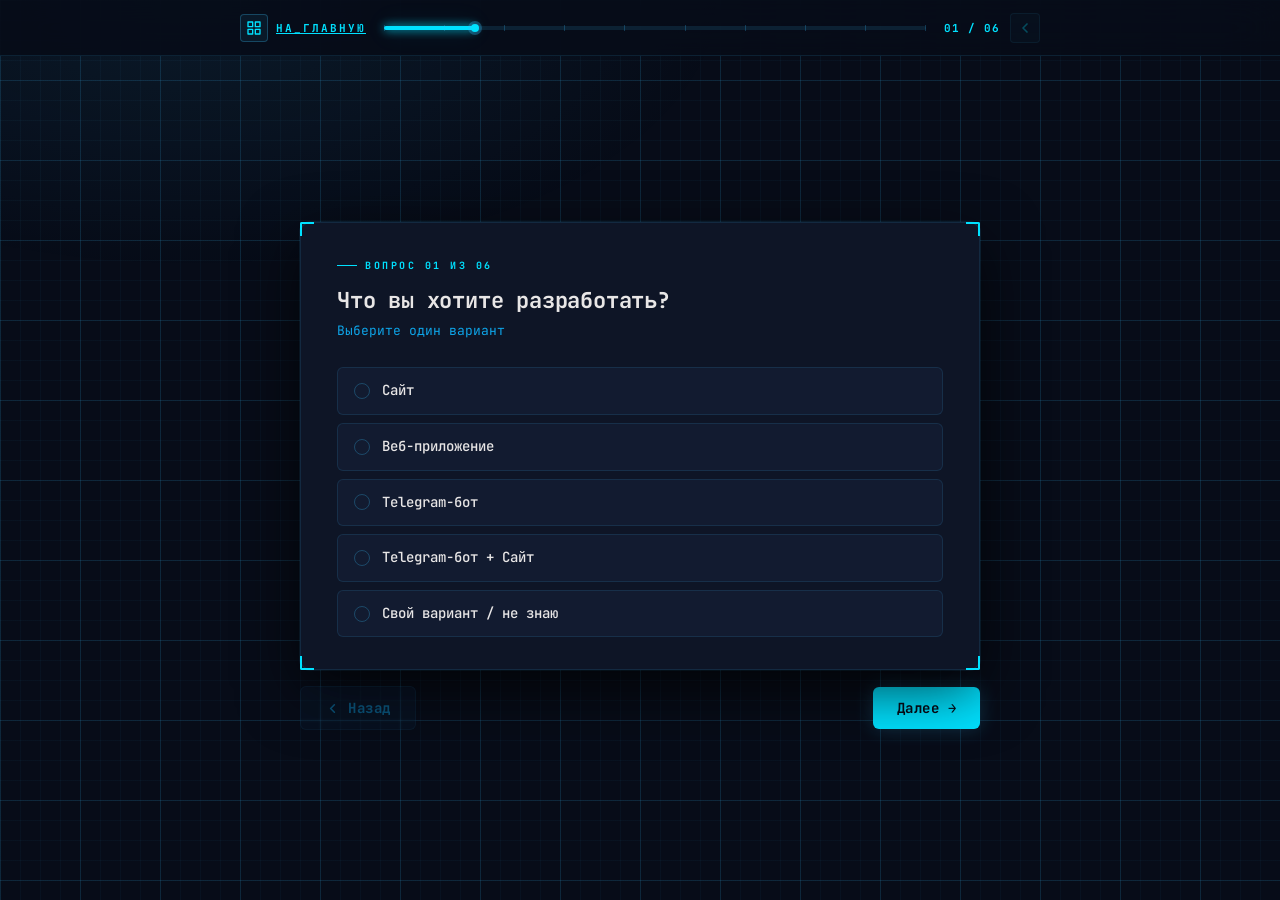
<file: templates/tor_builder.html>
<!DOCTYPE html>
<html lang="ru">
<head>
  <meta charset="UTF-8" />
  <meta name="viewport" content="width=device-width, initial-scale=1.0" />
  <title>Конструктор ТЗ</title>
  <link rel="preconnect" href="https://fonts.googleapis.com" />
  <link rel="preconnect" href="https://fonts.gstatic.com" crossorigin />
  <link href="https://fonts.googleapis.com/css2?family=Space+Mono:wght@400;700&family=IBM+Plex+Sans:wght@300;400;500;600;700&display=swap" rel="stylesheet" />
  <link rel="stylesheet" href="/static/css/tor_builder.css" />
  <link rel="icon" type="image/x-icon" href="/static/assets/icon.svg">
  <link rel="icon" type="image/png" href="/static/assets/icon.svg">
  <link rel="apple-touch-icon" href="/static/assets/icon.svg">
</head>
<body>

  <div class="bp-grid" aria-hidden="true"></div>

  <header class="topbar" id="progressWrap">
    <div class="topbar-inner">
      <div class="topbar-brand">
        <a class="brand-icon" href="/">
          <svg width="16" height="16" viewBox="0 0 24 24" fill="none" stroke="currentColor" stroke-width="2" stroke-linecap="round" stroke-linejoin="round">
            <rect x="3" y="3" width="7" height="7"/><rect x="14" y="3" width="7" height="7"/>
            <rect x="14" y="14" width="7" height="7"/><rect x="3" y="14" width="7" height="7"/>
          </svg>
        </a>
        <a class="brand-label" href="/">НА_ГЛАВНУЮ</a>
      </div>

      <div class="topbar-progress">
        <div class="progress-track">
          <div class="progress-fill" id="progressFill"></div>
          <div class="progress-ticks" aria-hidden="true">
            <span></span><span></span><span></span><span></span><span></span>
            <span></span><span></span><span></span><span></span><span></span>
          </div>
        </div>
      </div>

      <div class="topbar-right">
        <span class="step-label" id="progressLabel">01 / 01</span>
        <button class="back-icon-btn" id="progressBackBtn" onclick="goBack()" title="Назад">
          <svg width="16" height="16" viewBox="0 0 24 24" fill="none" stroke="currentColor" stroke-width="2.5" stroke-linecap="round" stroke-linejoin="round">
            <polyline points="15 18 9 12 15 6"/>
          </svg>
        </button>
      </div>
    </div>
  </header>

  <main class="app" id="app">

    <div class="screen" id="quizScreen">
      <div class="card" id="questionCard">
      </div>

      <div class="bottom-nav" id="bottomNav">
        <button class="btn btn-ghost" id="backBtn" onclick="goBack()">
          <svg width="15" height="15" viewBox="0 0 24 24" fill="none" stroke="currentColor" stroke-width="2.5" stroke-linecap="round" stroke-linejoin="round"><polyline points="15 18 9 12 15 6"/></svg>
          Назад
        </button>
        <button class="btn btn-primary" id="nextBtn" onclick="goNext()">
          Далее
          <svg width="15" height="15" viewBox="0 0 24 24" fill="none" stroke="currentColor" stroke-width="2.5" stroke-linecap="round" stroke-linejoin="round"><polyline points="9 18 15 12 9 6"/></svg>
        </button>
      </div>
    </div>

    <div class="screen hidden" id="resultScreen"></div>

  </main>

  <script>
    window.TG_USERNAME = "{{ telegram_username }}";
  </script>
  <script src="/static/js/tor.js"></script>
</body>
</html>
</file>
<file: css/base.css>
/* ==========================================================
   BASE — CSS-переменные, сброс стилей, @font-face
   Подключается на каждой странице сайта
   ========================================================== */

:root {
    --bg:          #03050b;
    --surface:     #0b0e17;
    --surface2:    #141a29;
    --border:      rgba(88, 166, 255, 0.12);
    --border-hi:   rgba(88, 166, 255, 0.3);
    --accent:      #3b82f6;
    --accent2:     #00e1ff;
    --accent-glow: rgba(59, 130, 246, 0.4);
    --blue:        #3b82f6;
    --teal:        #0ea5e9;
    --green:       #10b981;
    --red:         #ef4444;
    --text:        #fff;
    --muted:       #94a3b8;
    --muted2:      #5f6c84;
    --radius:      14px;
    --radius-lg:   20px;
    --shadow:      0 24px 80px -8px #03050b, 0 0 0 1px rgba(59, 130, 246, 0.15);
}

::selection {
    background: var(--accent2);
    color: var(--bg);
}

*, *::before, *::after {
    box-sizing: border-box;
    margin: 0;
    padding: 0;
    font-family: Unbounded, sans-serif;
}

html {
    width: 100%;
    max-width: 100%;
    overflow-x: hidden;
    /* scrollbar-gutter: stable резервирует место под скроллбар заранее,
       предотвращая прыжок контента при его появлении (Firefox показывает скроллбар всегда) */
    scrollbar-gutter: stable;
}

body {
    background: var(--bg);
    color: var(--text);
    display: flex;
    align-items: center;
    flex-direction: column;
    z-index: 1;
    position: relative;
    min-height: 100vh;
    left: 0;
    right: 0;
    overflow-x: hidden;
    max-width: 100%;
}

/* ── Firefox: стилизация скроллбара ───────────────────────────────────────
   Firefox не поддерживает ::-webkit-scrollbar, но поддерживает scrollbar-*
   Chrome / Safari игнорируют эти свойства — безопасно для всех браузеров  */
* {
    scrollbar-width: thin;
    scrollbar-color: var(--border-hi) transparent;
}

@font-face {
    font-family: 'Unbounded';
    src: url('Unbounded/Unbounded-VariableFont_wght.ttf') format('truetype');
    font-weight: 200 900;
    font-style: normal;
    font-display: swap;
}

@font-face {
    font-family: 'JetBrains Mono';
    src: url('JetBrains_Mono/JetBrainsMono-VariableFont_wght.ttf') format('truetype');
    font-weight: 200 900;
    font-style: normal;
    font-display: swap;
}

/* ── prefers-reduced-motion ───────────────────────────────────────────────
   Пользователи Firefox на Windows часто включают «уменьшить движение»
   в настройках ОС. Уважаем это и отключаем все анимации.              */
@media (prefers-reduced-motion: reduce) {
    *, *::before, *::after {
        animation-duration: 0.01ms !important;
        animation-iteration-count: 1 !important;
        transition-duration: 0.01ms !important;
        scroll-behavior: auto !important;
    }
}
</file>
<file: css/cookie.css>
/* ==========================================================
   COOKIE — баннер согласия с политикой
   ========================================================== */

.cookie-banner {
    position: fixed;
    bottom: 20px;
    left: 20px;
    right: 20px;
    z-index: 9999;
    display: none;
    justify-content: center;
    align-items: center;
    pointer-events: none;
}

.cookie-content {
    max-width: 1100px;
    width: fit-content;
    background: var(--surface);
    backdrop-filter: blur(20px);
    -webkit-backdrop-filter: blur(20px);
    border: 1px solid var(--border-hi);
    border-radius: var(--radius-lg);
    box-shadow: var(--shadow), 0 10px 40px -10px rgba(0, 225, 255, 0.2);
    padding: 16px 24px;
    display: flex;
    align-items: center;
    gap: 24px;
    pointer-events: all;
    animation: slideUpCookie 0.6s cubic-bezier(0.23, 1, 0.32, 1) forwards;
    transform-origin: bottom center;
}

@keyframes slideUpCookie {
    0%   { opacity: 0; transform: translateY(30px) scale(0.95); }
    100% { opacity: 1; transform: translateY(0) scale(1); }
}

.cookie-policy-link {
    color: var(--accent2);
    text-decoration: none;
    border-bottom: 1px solid rgba(0, 225, 255, 0.35);
    font-family: 'JetBrains Mono', monospace;
    transition: border-color 0.2s;
}

.cookie-policy-link:hover {
    border-color: var(--accent2);
}

.cookie-icon {
    color: var(--accent2);
    flex-shrink: 0;
    display: flex;
    align-items: center;
    justify-content: center;
    border: 1px solid var(--border);
    border-radius: 50%;
    width: 48px;
    height: 48px;
    background: var(--surface2);
}

.cookie-icon svg {
    width: 28px;
    height: 28px;
}

.cookie-text h4 {
    font-family: 'JetBrains Mono', monospace;
    font-size: 1rem;
    font-weight: 500;
    color: var(--text);
    margin-bottom: 4px;
    letter-spacing: 0.02em;
}

.cookie-text p {
    font-family: 'JetBrains Mono', monospace;
    font-size: 0.85rem;
    color: var(--muted);
    line-height: 1.5;
    margin: 0;
    max-width: 500px;
}

.cookie-actions {
    display: flex;
    align-items: center;
    gap: 12px;
    flex-shrink: 0;
}

.cookie-btn {
    font-family: 'JetBrains Mono', monospace;
    font-size: 0.9rem;
    padding: 10px 22px;
    border-radius: 8px;
    border: none;
    cursor: pointer;
    transition: all 0.25s ease;
    font-weight: 500;
    letter-spacing: 0.02em;
    white-space: nowrap;
}

.cookie-btn-primary {
    background: var(--accent2);
    color: var(--bg);
    border: 1px solid var(--accent2);
}

.cookie-btn-primary:hover {
    background: transparent;
    color: var(--accent2);
    box-shadow: 0 0 15px var(--accent-glow);
    transform: translateY(-2px);
}

.cookie-btn-secondary {
    background: transparent;
    color: var(--text);
    border: 1px solid var(--border);
}

.cookie-btn-secondary:hover {
    border-color: var(--accent2);
    color: var(--accent2);
    background: var(--surface2);
    transform: translateY(-2px);
}

/* ---------- Адаптив ---------- */

@media (max-width: 768px) {
    .cookie-banner {
        bottom: 10px;
        left: 10px;
        right: 10px;
    }

    .cookie-content {
        flex-direction: column;
        align-items: flex-start;
        gap: 16px;
        padding: 20px;
        width: 100%;
    }

    .cookie-icon {
        width: 40px;
        height: 40px;
    }

    .cookie-icon svg {
        width: 24px;
        height: 24px;
    }

    .cookie-text h4 {
        font-size: 1rem;
    }

    .cookie-text p {
        font-size: 0.8rem;
        max-width: 100%;
    }

    .cookie-actions {
        width: 100%;
        justify-content: stretch;
        gap: 10px;
    }

    .cookie-btn {
        flex: 1;
        text-align: center;
        padding: 10px 0;
        font-size: 0.85rem;
    }
}

@media (max-width: 380px) {
    .cookie-actions {
        flex-direction: column;
        gap: 8px;
    }

    .cookie-btn {
        width: 100%;
    }
}
</file>
<file: css/privacy.css>
* {
    font-family: 'JetBrains Mono', monospace !important;
}

html {
    -webkit-text-size-adjust: 100%;
    text-size-adjust: 100%;
    width: 100%;
    overflow-x: hidden;
}

.legal-wrap {
    width: 100%;
    max-width: 820px;
    padding: 100px 5vw 80px;
}

.legal-back {
    display: inline-flex;
    align-items: center;
    gap: 8px;
    font-family: 'JetBrains Mono', monospace;
    font-size: 13px;
    color: var(--muted);
    text-decoration: none;
    margin-bottom: 48px;
    transition: color 0.2s;
}
.legal-back:hover { color: var(--accent2); }
.legal-back svg { width: 16px; height: 16px; }

.legal-label {
    font-family: 'JetBrains Mono', monospace;
    font-size: 11px;
    font-weight: 600;
    letter-spacing: 2px;
    text-transform: uppercase;
    color: var(--accent2);
    margin-bottom: 16px;
}

.legal-title {
    font-size: clamp(28px, 5vw, 48px);
    font-weight: 500;
    color: var(--text);
    line-height: 1.1;
    margin-bottom: 16px;
}

.legal-date {
    font-family: 'JetBrains Mono', monospace;
    font-size: 13px;
    color: var(--muted2);
    margin-bottom: 56px;
}

.legal-section {
    border-top: 1px solid var(--border);
    padding-top: 36px;
    margin-bottom: 36px;
}

.legal-section-title {
    font-family: 'JetBrains Mono', monospace;
    font-size: 11px;
    font-weight: 600;
    letter-spacing: 1.6px;
    text-transform: uppercase;
    color: var(--accent2);
    margin-bottom: 16px;
}

.legal-section h3 {
    font-size: clamp(16px, 2vw, 20px);
    font-weight: 400;
    color: var(--text);
    margin-bottom: 12px;
    line-height: 1.4;
}

.legal-section p {
    font-family: 'JetBrains Mono', monospace;
    font-size: 14px;
    color: var(--muted);
    line-height: 1.85;
    margin-bottom: 12px;
}

.legal-section p:last-child { margin-bottom: 0; }

.legal-section ul {
    list-style: none;
    display: flex;
    flex-direction: column;
    gap: 8px;
    margin-top: 4px;
}

.legal-section ul li {
    font-family: 'JetBrains Mono', monospace;
    font-size: 14px;
    color: var(--muted);
    line-height: 1.7;
    padding-left: 20px;
    position: relative;
}

.legal-section ul li::before {
    content: '—';
    position: absolute;
    left: 0;
    color: var(--muted2);
}

.legal-highlight {
    background: var(--surface);
    border: 1px solid var(--border);
    border-left: 3px solid var(--accent2);
    border-radius: 8px;
    padding: 16px 20px;
    margin: 16px 0;
}

.legal-highlight p {
    margin: 0;
    color: var(--text);
}

.legal-contact-link {
    color: var(--accent2);
    text-decoration: none;
    border-bottom: 1px solid rgba(0, 225, 255, 0.3);
    transition: border-color 0.2s;
}
.legal-contact-link:hover { border-color: var(--accent2); }

.legal-nav {
    display: flex;
    flex-direction: column;
    gap: 8px;
    margin-bottom: 56px;
    padding: 20px 24px;
    background: var(--surface);
    border: 1px solid var(--border);
    border-radius: var(--radius);
}

.legal-nav-label {
    font-family: 'JetBrains Mono', monospace;
    font-size: 11px;
    letter-spacing: 1.6px;
    text-transform: uppercase;
    color: var(--muted2);
    margin-bottom: 8px;
}

.legal-nav a {
    font-family: 'JetBrains Mono', monospace;
    font-size: 13px;
    color: var(--muted);
    text-decoration: none;
    transition: color 0.2s;
    display: flex;
    align-items: center;
    gap: 8px;
}
.legal-nav a:hover { color: var(--accent2); }
.legal-nav a::before { content: '→'; color: var(--muted2); font-size: 12px; }

a {
    color: var(--accent2);
}
strong {
    color: var(--text)
}
</file>
<file: css/qr_code.css>
body {
    display: grid;
    place-items: center;
    width: 100vw;
    height: 100vh;
    background-color: #000;
    margin: 0;
    padding: 0;
}

.qr-code {
    width: min(100vw, 100vh);
    height: min(100vw, 100vh);
    border-radius: 50px;
    object-fit: contain;
}

.qr-code-link {
    position: absolute;
    left: 5px;
    top: 5px;
    font-family: "JetBrains Mono", monospace;
    font-size: 15px;
    background: #00e1ff;
    text-decoration: none;
    color: #000;
    padding: 10px 10px;
    border-radius: 30px;
    font-weight: 500;
}

strong {
    font-size: 18px;
    font-weight: 500;
}
</file>
<file: css/tor_builder.css>
:root {
  --bg:          #070c18;
  --bg2:         #0b1120;
  --surface:     #0e1526;
  --surface2:    #121b30;
  --surface3:    #182036;

  --blue:        #00e1ff;
  --blue-dim:    #00e1ff;
  --blue-glow:   rgba(56,189,248,.22);
  --blue-tint:   rgba(56,189,248,.07);
  --blue-tint2:  rgba(56,189,248,.13);

  --line:        rgba(56,189,248,.12);
  --line-hi:     rgba(56,189,248,.28);
  --line-sel:    rgba(56,189,248,.50);

  --text: #e8e6e6;
  --text-dim:    #0ea5e9;
  --text-muted:  #3d6080;

  --red:         #f87171;
  --green:       #34d399;
  --teal:        #2dd4bf;

  --font-mono: 'JetBrains Mono', sans-serif;
  --font-body: 'JetBrains Mono', sans-serif;

  --r:    6px;
  --r-lg: 10px;

  --shadow: 0 20px 60px rgba(0,0,0,.7), 0 0 0 1px var(--line);
}
html {
    -webkit-text-size-adjust: 100%;
    text-size-adjust: 100%;
    width: 100%;
    overflow-x: hidden;
}

*, *::before, *::after { box-sizing: border-box; margin: 0; padding: 0; }
html { scroll-behavior: smooth; }

@font-face {
  font-family: 'Unbounded';
  src: url('Unbounded/Unbounded-VariableFont_wght.ttf') format('truetype');
  font-weight: 200 900;
  font-style: normal;
  font-display: swap;
}
@font-face {
  font-family: 'JetBrains Mono';
  src: url('JetBrains_Mono/JetBrainsMono-VariableFont_wght.ttf') format('truetype');
  font-weight: 200 900;
  font-style: normal;
  font-display: swap;
}

body {
  font-family: var(--font-body);
  background: var(--bg);
  color: var(--text);
  min-height: 100vh;
  overflow-x: hidden;
  cursor: crosshair;
  display: flex;
  flex-direction: column;
  justify-content: center;
}

a, button, input, textarea, select, label { cursor: pointer; }
input[type="number"], textarea { cursor: text; }

.bp-grid {
  position: fixed; inset: 0; z-index: 0; pointer-events: none;
  background-image:
          linear-gradient(var(--line) 1px, transparent 1px),
          linear-gradient(90deg, var(--line) 1px, transparent 1px),
          linear-gradient(rgba(56,189,248,.04) 1px, transparent 1px),
          linear-gradient(90deg, rgba(56,189,248,.04) 1px, transparent 1px);
  background-size: 80px 80px, 80px 80px, 20px 20px, 20px 20px;
}

.bp-grid::after {
  content: '';
  position: absolute; inset: 0;
  background: radial-gradient(ellipse 70% 50% at 15% 0%, rgba(56,189,248,.08) 0%, transparent 60%);
}

.vp-corner {
  position: fixed; z-index: 10; pointer-events: none;
  width: 28px; height: 28px;
  border-color: rgba(56,189,248,.4); border-style: solid;
}
.vp-corner--tl { top: 12px; left: 12px; border-width: 2px 0 0 2px; }
.vp-corner--tr { top: 12px; right: 12px; border-width: 2px 2px 0 0; }
.vp-corner--bl { bottom: 12px; left: 12px; border-width: 0 0 2px 2px; }
.vp-corner--br { bottom: 12px; right: 12px; border-width: 0 2px 2px 0; }

.topbar {
  position: fixed; top: 0; left: 0; right: 0; z-index: 200;
  background: rgba(7,12,24,.92);
  backdrop-filter: blur(20px);
  border-bottom: 1px solid var(--line);
  padding: 0 24px;
  height: 56px;
}
.topbar-inner {
  max-width: 800px; margin: 0 auto; height: 100%;
  display: flex; align-items: center; gap: 18px;
}

.topbar-brand {
  display: flex; align-items: center; gap: 8px;
  flex-shrink: 0;
}
.brand-icon {
  width: 28px; height: 28px; border: 1px solid var(--line-hi);
  border-radius: 4px; display: flex; align-items: center; justify-content: center;
  color: var(--blue); background: var(--blue-tint);
}
.brand-label {
  font-family: var(--font-mono); font-size: 11px; font-weight: 700;
  letter-spacing: 2px; color: var(--blue); white-space: nowrap;
}

.topbar-progress { flex: 1; position: relative; }
.progress-track {
  height: 4px; background: var(--line);
  border-radius: 2px; overflow: visible; position: relative;
}
.progress-fill {
  height: 100%; width: 0; border-radius: 2px;
  background: var(--blue);
  box-shadow: 0 0 10px var(--blue), 0 0 24px var(--blue-glow);
  transition: width .5s cubic-bezier(.4,0,.2,1);
  position: relative;
}
.progress-fill::after {
  content: '';
  position: absolute; right: -3px; top: 50%; transform: translateY(-50%);
  width: 8px; height: 8px; border-radius: 50%;
  background: var(--blue);
  box-shadow: 0 0 0 3px rgba(56,189,248,.3);
  animation: pulse-tip 2s ease-in-out infinite;
}
@keyframes pulse-tip {
  0%,100% { box-shadow: 0 0 0 3px rgba(56,189,248,.3); }
  50%      { box-shadow: 0 0 0 6px rgba(56,189,248,.1); }
}
.progress-ticks {
  position: absolute; inset: 0; display: flex; justify-content: space-between;
  pointer-events: none;
}
.progress-ticks span {
  width: 1px; height: 6px; background: rgba(56,189,248,.25);
  margin-top: -1px;
}

.topbar-right {
  flex-shrink: 0; display: flex; align-items: center; gap: 10px;
}
.step-label {
  font-family: var(--font-mono); font-size: 11px; font-weight: 700;
  color: var(--blue); letter-spacing: 1px; white-space: nowrap;
}
.back-icon-btn {
  width: 30px; height: 30px; border-radius: 4px;
  background: var(--blue-tint); border: 1px solid var(--line-hi);
  color: var(--blue); display: flex; align-items: center; justify-content: center;
  transition: background .2s, border-color .2s; flex-shrink: 0;
}
.back-icon-btn:hover { background: var(--blue-tint2); border-color: var(--blue); }
.back-icon-btn:disabled { opacity: .3; cursor: not-allowed; }

.app {
  position: relative; z-index: 1;
  display: flex; flex-direction: column; align-items: center;
  padding: 80px 16px 24px;
}
.screen { width: 100%; max-width: 680px; }
.hidden { display: none !important; }

.card {
  background: var(--surface);
  border: 1px solid var(--line);
  border-radius: var(--r-lg);
  padding: 36px 36px 32px;
  box-shadow: var(--shadow);
  position: relative;
  animation: slideUp .3s cubic-bezier(.22,1,.36,1);
  margin-bottom: 0;
}

.card::before, .card::after,
.card-br-bl::before, .card-br-br::after {
  content: ''; position: absolute;
  width: 14px; height: 14px;
  border-color: var(--blue-dim); border-style: solid;
}
.card::before { top: -1px; left: -1px; border-width: 2px 0 0 2px; border-radius: 2px 0 0 0; }
.card::after  { bottom: -1px; right: -1px; border-width: 0 2px 2px 0; border-radius: 0 0 2px 0; }

.card [data-corner="tr"] {
  position: absolute; top: -1px; right: -1px;
  width: 14px; height: 14px;
  border-top: 2px solid var(--blue-dim); border-right: 2px solid var(--blue-dim);
  border-radius: 0 2px 0 0; pointer-events: none;
}
.card [data-corner="bl"] {
  position: absolute; bottom: -1px; left: -1px;
  width: 14px; height: 14px;
  border-bottom: 2px solid var(--blue-dim); border-left: 2px solid var(--blue-dim);
  border-radius: 0 0 0 2px; pointer-events: none;
}

@keyframes slideUp {
  from { opacity:0; transform:translateY(22px); }
  to   { opacity:1; transform:translateY(0); }
}

.q-step {
  font-family: var(--font-mono); font-size: 10px; font-weight: 700;
  letter-spacing: 2.5px; text-transform: uppercase;
  color: var(--blue); margin-bottom: 14px;
  display: flex; align-items: center; gap: 8px;
}
.q-step::before {
  content: ''; display: block; width: 20px; height: 1px;
  background: var(--blue); flex-shrink: 0;
}

.q-title {
  font-family: var(--font-body); font-size: 22px; font-weight: 700;
  line-height: 1.35; color: var(--text); margin-bottom: 6px;
  letter-spacing: -.2px;
}
.q-subtitle {
  font-size: 13px; color: var(--text-dim); margin-bottom: 26px;
  line-height: 1.55;
}

.options-list { display: flex; flex-direction: column; gap: 8px; }
.opt-wrap     { display: flex; flex-direction: column; }

.opt-btn {
  width: 100%; padding: 13px 16px;
  background: var(--surface2); border: 1px solid var(--line);
  border-radius: var(--r); color: var(--text);
  font-size: 14px; font-family: var(--font-body); font-weight: 500;
  cursor: pointer; text-align: left;
  display: flex; align-items: center; gap: 12px;
  transition: border-color .18s, background .18s, transform .12s;
  position: relative; overflow: hidden;
}
.opt-btn::before {
  content: ''; position: absolute; left: 0; top: 0; bottom: 0;
  width: 3px; background: var(--blue);
  transform: scaleY(0); transform-origin: center;
  transition: transform .2s ease;
}
.opt-btn:hover { border-color: var(--line-hi); background: var(--blue-tint); }
.opt-btn:hover::before { transform: scaleY(1); }

.opt-btn.selected {
  background: var(--blue-tint2);
}
.opt-btn.selected::before { transform: scaleY(1); }

.opt-indicator {
  flex-shrink: 0; width: 16px; height: 16px;
  border: 1.5px solid var(--line-hi); border-radius: 50%;
  display: flex; align-items: center; justify-content: center;
  transition: border-color .18s, background .18s;
  position: relative;
}
.opt-btn.selected .opt-indicator {
  border-color: var(--blue); background: var(--blue);
}
.opt-btn:not(.multi).selected .opt-indicator::after {
  content: ''; width: 5px; height: 5px; background: var(--bg);
  border-radius: 50%; display: block;
}
.opt-btn.multi .opt-indicator { border-radius: 3px; }
.opt-btn.multi.selected .opt-indicator::after {
  content: '';
  width: 8px; height: 5px;
  border-left: 2px solid var(--bg); border-bottom: 2px solid var(--bg);
  transform: rotate(-45deg) translate(1px, -1px);
  display: block;
}

.opt-label { flex: 1; line-height: 1.4; }

.sub-wrap {
  margin: 4px 0 8px 28px;
  animation: fadeIn .2s ease;
}

.input-toggle-bar {
  display: flex; border: 1px solid var(--line); border-radius: var(--r);
  overflow: hidden; align-self: flex-start; margin-bottom: 8px;
  width: fit-content;
}
.input-toggle-bar.small { margin-bottom: 6px; }

.itoggle {
  padding: 5px 14px; font-size: 12px; font-family: var(--font-mono);
  font-weight: 700; letter-spacing: .5px; cursor: pointer;
  border: none; background: transparent; color: var(--text-dim);
  transition: background .15s, color .15s;
}
.itoggle.active { background: var(--text-dim); color: var(--bg); }
.itoggle:hover:not(.active) { background: var(--blue-tint); color: var(--text); }

.opt-sub-input,
.txt-area {
  width: 100%; padding: 11px 14px;
  background: var(--bg2); border: 1px solid var(--line);
  border-radius: var(--r); color: var(--text);
  font-family: var(--font-body); font-size: 14px; line-height: 1.55;
  resize: none;
  transition: border-color .2s, box-shadow .2s;
}
.opt-sub-input { min-height: 52px; }
.txt-area      { min-height: 110px; }

.opt-sub-input:focus,
.txt-area:focus {
  outline: none;
  box-shadow: 0 0 0 3px var(--blue-glow);
}
.opt-sub-input::placeholder,
.txt-area::placeholder { color: var(--text-muted); }

.num-wrap { position: relative; }
.num-input {
  width: 100%; padding: 16px 60px 16px 16px;
  background: var(--bg2); border: 1px solid var(--line);
  border-radius: var(--r); color: var(--text);
  font-family: var(--font-mono); font-size: 20px; font-weight: 700;
  letter-spacing: -1px;
  transition: border-color .2s, box-shadow .2s;
  -moz-appearance: textfield;
  min-height: 65px;
}
.num-input::-webkit-outer-spin-button,
.num-input::-webkit-inner-spin-button { -webkit-appearance: none; }
.num-suffix {
  position: absolute; right: 16px; top: 50%; transform: translateY(-50%);
  font-family: var(--font-mono); font-size: 16px; font-weight: 700;
  color: var(--blue); pointer-events: none;
}
.num-input::placeholder {
  color: var(--text-muted);
}

.err-msg {
  display: none; margin-top: 14px; padding: 10px 14px;
  background: rgba(248,113,113,.08); border-left: 3px solid var(--red);
  border-radius: var(--r); font-size: 13px; color: var(--red);
  font-family: var(--font-mono);
}
.err-msg.show { display: block; animation: fadeIn .2s ease; }

.file-inline-zone { display: flex; flex-direction: column; gap: 8px; }
.file-drop-zone-inline {
  display: flex; align-items: center; gap: 10px; padding: 12px 16px;
  border: 1px dashed var(--line-hi); border-radius: var(--r);
  background: var(--bg2); cursor: pointer; position: relative;
  transition: border-color .2s, background .2s;
}
.file-drop-zone-inline:hover { border-color: var(--blue); background: var(--blue-tint); }
.file-drop-icon-sm { font-size: 18px; flex-shrink: 0; }
.file-drop-text-sm { font-size: 12px; color: var(--text-dim); }
.file-list-inline { display: flex; flex-direction: column; gap: 6px; }
.file-item-inline {
  display: flex; align-items: center; gap: 8px; padding: 8px 12px;
  background: var(--surface2); border: 1px solid var(--line); border-radius: var(--r);
}
.file-name  { flex: 1; font-size: 12px; font-family: var(--font-mono); color: var(--text); word-break: break-all; }
.file-size  { font-size: 11px; color: var(--text-muted); white-space: nowrap; }
.file-remove {
  background: none; border: none; cursor: pointer;
  color: var(--text-muted); font-size: 14px; padding: 2px 4px;
  transition: color .2s;
}
.file-remove:hover { color: var(--red); }

.bottom-nav {
  display: flex; justify-content: space-between; align-items: center;
  padding: 16px 0 4px;
  gap: 12px;
}
.btn {
  display: flex; align-items: center; gap: 8px;
  padding: 12px 24px; border-radius: var(--r);
  font-size: 14px; font-family: var(--font-mono); font-weight: 700;
  letter-spacing: .5px; cursor: pointer; border: none;
  transition: all .2s ease;
}
.btn:disabled { opacity: .4; cursor: not-allowed; transform: none !important; }

.btn-ghost {
  background: rgba(49, 126, 200, 0.13);
  color: var(--text-dim);
  backdrop-filter: blur(1px);
  border: 1px solid var(--line);
}
.btn-ghost:hover:not(:disabled) { border-color: var(--line-hi); color: var(--text); }

.btn-primary {
  background: var(--blue); color: var(--bg);
  box-shadow: 0 0 20px var(--blue-glow);
}
.btn-primary:hover:not(:disabled) {
  box-shadow: 0 0 32px rgba(56,189,248,.4);
  transform: translateY(-1px);
}
.btn-primary:active:not(:disabled) { transform: translateY(0); }

@keyframes fadeIn {
  from { opacity: 0; transform: translateY(-4px); }
  to   { opacity: 1; transform: translateY(0); }
}

.result-wrap { width: 100%; max-width: 760px; padding-bottom: 40px; }

.result-hero {
  text-align: center; padding: 32px 0 28px;
  margin-bottom: 28px;
}
.result-hero h1 {
  font-family: var(--font-mono); font-size: 13px; font-weight: 700;
  letter-spacing: 3px; text-transform: uppercase;
  color: var(--blue); margin-bottom: 10px;
}
.result-hero h2 {
  font-size: 30px; font-weight: 700; color: var(--text);
  margin-bottom: 6px; letter-spacing: -.3px;
}
.result-hero p { font-size: 14px; color: var(--text-dim); }

.tor-card {
  background: var(--surface); border: 1px solid var(--line);
  border-radius: var(--r-lg); padding: 24px 24px 20px;
  margin-bottom: 16px; position: relative;
  box-shadow: var(--shadow);
}
.tor-card::before { content: ''; position: absolute; top: -1px; left: -1px; width: 14px; height: 14px; border-top: 2px solid var(--blue-dim); border-left: 2px solid var(--blue-dim); border-radius: 2px 0 0 0; }
.tor-card::after  { content: ''; position: absolute; bottom: -1px; right: -1px; width: 14px; height: 14px; border-bottom: 2px solid var(--blue-dim); border-right: 2px solid var(--blue-dim); border-radius: 0 0 2px 0; }

.tor-card-header {
  display: flex; justify-content: space-between; align-items: center;
  margin-bottom: 14px; padding-bottom: 12px;
  border-bottom: 1px solid var(--line);
}
.tor-card-header span {
  font-family: var(--font-mono); font-size: 10px; font-weight: 700;
  letter-spacing: 2px; text-transform: uppercase; color: var(--blue);
}

.tor-text {
  font-family: var(--font-mono);
  white-space: pre-wrap;
  word-break: break-word;
  max-height: 440px;
  overflow-y: auto;
  resize: none;
  width:100%;
  min-height:300px;
}
.tor-text::-webkit-scrollbar { width: 3px; }
.tor-text::-webkit-scrollbar-track { background: transparent; }
.tor-text::-webkit-scrollbar-thumb { background: var(--blue-dim); border-radius: 2px; }

.actions { display: flex; flex-direction: column; gap: 9px; margin-bottom: 14px; }

.act-btn {
  display: flex; align-items: center; justify-content: center; gap: 10px;
  padding: 15px 20px; border-radius: var(--r);
  font-size: 14px; font-family: var(--font-mono); font-weight: 700;
  letter-spacing: .3px; cursor: pointer; border: none; text-decoration: none;
  transition: all .2s ease; position: relative; overflow: hidden;
}
.act-btn::after {
  content: ''; position: absolute; inset: 0;
  background: rgba(255,255,255,.05); opacity: 0;
  transition: opacity .2s;
}
.act-btn:hover::after { opacity: 1; }
.act-btn:hover { transform: translateY(-1px); }
.act-btn:active { transform: translateY(0); }
.act-btn:disabled { opacity: .5; cursor: not-allowed; transform: none !important; }

.act-copy {
  background: var(--surface2); color: var(--text-dim);
  border: 1px solid var(--line);
}
.act-copy:hover { border-color: var(--blue); color: var(--text); }

.act-direct {
  background: #0369a1; color: #e0f2fe;
  box-shadow: 0 0 20px rgba(3,105,161,.3);
}
.act-direct:hover { box-shadow: 0 0 30px rgba(3,105,161,.5); }

.act-bot {
  background: var(--blue); color: var(--bg);
  box-shadow: 0 0 20px var(--blue-glow);
}
.act-bot:hover { box-shadow: 0 0 32px rgba(56,189,248,.45); }

.act-restart {
  background: transparent; color: var(--text-muted);
  border: 1px solid var(--line);
}
.act-restart:hover { color: var(--text-dim); border-color: var(--line-hi); transform: none; }

.send-status {
  display: none; padding: 12px 16px; border-radius: var(--r);
  font-size: 13px; font-family: var(--font-mono); text-align: center;
}
.send-status.ok  { display: block; background: rgba(52,211,153,.1); color: var(--green); border: 1px solid var(--green); }
.send-status.err { display: block; background: rgba(248,113,113,.1); color: var(--red);   border: 1px solid var(--red);   }

@media (max-width: 600px) {
  .card { padding: 24px 18px 20px; }
  .q-title { font-size: 19px; }
  .brand-label { display: none; }
  .app { padding: 68px 12px 20px; }
  .result-hero h2 { font-size: 22px; }
  .btn { padding: 11px 16px; font-size: 13px; }
  .vp-corner { display: none; }
}
.custom-confirm-overlay {
  position: fixed;
  top: 0;
  left: 0;
  width: 100%;
  height: 100%;
  z-index: 10000;
  display: flex;
  align-items: center;
  justify-content: center;
  opacity: 0;
  visibility: hidden;
  transition: opacity 0.3s ease, visibility 0.3s ease;
}

.custom-confirm-overlay.active {
  opacity: 1;
  visibility: visible;
}

.custom-confirm-backdrop {
  position: absolute;
  top: 0;
  left: 0;
  width: 100%;
  height: 100%;
  background: rgba(3, 5, 11, 0.85);
  backdrop-filter: blur(8px);
  cursor: pointer;
}

.confirm-window {
  position: relative;
  z-index: 10001;
  background: var(--surface);
  backdrop-filter: blur(20px);
  border: 1px solid var(--border-hi);
  border-radius: 10px;
  box-shadow: var(--shadow), 0 10px 40px -10px rgba(0, 225, 255, 0.2);
  padding: 24px 28px;
  max-width: 420px;
  width: 90%;
  animation: confirmSlideUp 0.4s cubic-bezier(0.23, 1, 0.32, 1) forwards;
  transform-origin: center;
}

@keyframes confirmSlideUp {
  0% {
    opacity: 0;
    transform: scale(0.95) translateY(20px);
  }
  100% {
    opacity: 1;
    transform: scale(1) translateY(0);
  }
}

.confirm-header {
  display: flex;
  align-items: center;
  gap: 12px;
  margin-bottom: 20px;
}

.confirm-icon {
  width: 48px;
  height: 48px;
  display: flex;
  align-items: center;
  justify-content: center;
  background: rgba(239, 68, 68, 0.15);
  border: 1px solid rgba(239, 68, 68, 0.3);
  border-radius: 50%;
  color: #ef4444;
}

.confirm-icon svg {
  width: 28px;
  height: 28px;
  stroke: currentColor;
  fill: none;
}

.confirm-title {
  font-family: 'JetBrains Mono', monospace;
  font-size: 1.2rem;
  font-weight: 500;
  color: var(--text);
  letter-spacing: 0.02em;
}

.confirm-message {
  font-family: 'JetBrains Mono', monospace;
  font-size: 0.9rem;
  color: var(--muted);
  line-height: 1.6;
  margin-bottom: 28px;
  padding-left: 4px;
}

.confirm-actions {
  display: flex;
  align-items: center;
  justify-content: flex-end;
  gap: 12px;
}

.confirm-btn {
  font-family: 'JetBrains Mono', monospace;
  font-size: 0.85rem;
  padding: 10px 24px;
  border-radius: 8px;
  border: none;
  cursor: pointer;
  transition: all 0.25s ease;
  font-weight: 500;
  letter-spacing: 0.02em;
}

.confirm-btn-primary {
  background: #ef4444;
  color: white;
  border: 1px solid #ef4444;
}

.confirm-btn-primary:hover {
  background: transparent;
  color: #ef4444;
  box-shadow: 0 0 15px rgba(239, 68, 68, 0.3);
  transform: translateY(-2px);
}

.confirm-btn-secondary {
  background: transparent;
  color: var(--text);
  border: 1px solid var(--border);
}

.confirm-btn-secondary:hover {
  border-color: var(--accent2);
  color: var(--accent2);
  background: var(--surface2);
  transform: translateY(-2px);
}

@media (max-width: 480px) {
  .confirm-window {
    padding: 20px;
    width: 92%;
  }

  .confirm-icon {
    width: 40px;
    height: 40px;
  }

  .confirm-icon svg {
    width: 22px;
    height: 22px;
  }

  .confirm-title {
    font-size: 1rem;
  }

  .confirm-message {
    font-size: 0.8rem;
    margin-bottom: 20px;
  }

  .confirm-btn {
    padding: 8px 18px;
    font-size: 0.8rem;
  }
}
</file>
<file: static/css/main.css>
/* Цветовая гамма и стиль сайта */
:root {
    --bg:          #03050b;
    --surface:     #0b0e17;
    --surface2:    #141a29;
    --border:      rgba(88, 166, 255, 0.12);
    --border-hi:   rgba(88, 166, 255, 0.3);
    --accent:      #3b82f6;
    --accent2:     #00e1ff;
    --accent-glow: rgba(59, 130, 246, 0.4);
    --blue:        #3b82f6;
    --teal:        #0ea5e9;
    --green:       #10b981;
    --red:         #ef4444;
    --text:        #fff;
    --muted:       #94a3b8;
    --muted2:      #5f6c84;
    --radius:      14px;
    --radius-lg:   20px;
    --shadow:      0 24px 80px -8px #03050b, 0 0 0 1px rgba(59, 130, 246, 0.15);
}
::selection {
    background: var(--accent2);
    color: var(--bg);
}
*,*::before,*::after {
    box-sizing:border-box;
    margin:0;
    padding:0;
    font-family: Unbounded, sans-serif;
}
html {
    width: 100%;
    overflow-x: hidden
}
body {
    background: var(--bg);
    color: var(--text);
    display: flex;
    align-items: center;
    flex-direction: column;
    z-index: 1;
    position: relative;
    min-height: 100vh;
    left: 0;
    right: 0;
}
@font-face {
    font-family: 'Unbounded';
    src: url('Unbounded/Unbounded-VariableFont_wght.ttf') format('truetype');
    font-weight: 200 900;
    font-style: normal;
    font-display: swap;
}
@font-face {
    font-family: 'JetBrains Mono';
    src: url('JetBrains_Mono/JetBrainsMono-VariableFont_wght.ttf') format('truetype');
    font-weight: 200 900;
    font-style: normal;
    font-display: swap;
}
.introduce-about h1 {
    font-size: 6vw;
    font-weight: 500;
    transform: scaleX(1.3) !important;
    transform-origin: left;
    color: var(--text);
    line-height: 1.05;
    margin-bottom: 24px;
}
.introduce-about h2 {
    font-size: 3vw;
    font-weight: 300;
    transform-origin: left;
    color: var(--accent2);
    margin-bottom: 20px;
}
.introduce-about h3 {
    font-weight: 300;
    font-family: 'JetBrains Mono', sans-serif;
    font-size: 1.2vw;
    color: var(--muted);
    @media (min-width: 1024px) {
        max-width: 43vw;
    }
}
.introduce::before {
    content: '';
    position: absolute;
    top: 0;
    left: 0;
    width: 100%;
    height: 100%;
    background: var(--bg);
    z-index: 10;
    animation: slideUp 1.8s cubic-bezier(0.77, 0, 0.18, 1) forwards;
    pointer-events: none;
}

.introduce::after {
    content: '';
    position: absolute;
    top: 0;
    left: 0;
    width: 100%;
    height: 100%;
    background: linear-gradient(90deg, var(--bg) 0%, var(--bg) 50%, transparent 100%);
    z-index: 9;
    animation: slideRight 1.8s cubic-bezier(0.77, 0, 0.18, 1) forwards;
    pointer-events: none;
}

.introduce-about h1,
.introduce-about h2,
.introduce-about h3,
.social-links,
.introduce-image {
    opacity: 0;
    transform: translateY(30px) scaleX(1.3);
}

.introduce-about h1 {
    animation: slideInFromBottom 0.6s cubic-bezier(0.23, 1, 0.32, 1) 1.2s forwards;
}

.introduce-about h2 {
    animation: slideInFromBottom 0.6s cubic-bezier(0.23, 1, 0.32, 1) 1.4s forwards;
}

.introduce-about h3 {
    animation: slideInFromBottom 0.6s cubic-bezier(0.23, 1, 0.32, 1) 1.6s forwards;
}

.social-links {
    animation: slideInFromBottom 0.6s cubic-bezier(0.23, 1, 0.32, 1) 1.8s forwards;
}

.introduce-image {
    animation: slideInFromBottom 0.8s cubic-bezier(0.23, 1, 0.32, 1) 1.3s forwards;
}

@keyframes slideUp {
    0% {
        transform: translateY(0);
    }
    80% {
        transform: translateY(-100%);
    }
    100% {
        transform: translateY(-100%);
        opacity: 0;
    }
}

@keyframes slideRight {
    0% {
        transform: translateX(0);
    }
    50% {
        transform: translateX(0);
    }
    100% {
        transform: translateX(100%);
        opacity: 0;
    }
}

@keyframes slideInFromBottom {
    0% {
        opacity: 0;
        transform: translateY(30px);
        filter: blur(5px);
    }
    100% {
        opacity: 1;
        transform: translateY(0);
        filter: blur(0);
    }
}

@media (max-width: 1024px) {
    .introduce::before {
        animation: slideUpMobile 1.5s cubic-bezier(0.77, 0, 0.18, 1) forwards;
    }

    .introduce::after {
        display: none;
    }

    .introduce-about h1,
    .introduce-about h2,
    .introduce-about h3,
    .social-links,
    .introduce-image {
        animation: slideInFromBottom 0.5s cubic-bezier(0.23, 1, 0.32, 1) forwards;
    }

    .introduce-about h1 { animation-delay: 1.0s; }
    .introduce-about h2 { animation-delay: 1.2s; }
    .introduce-about h3 { animation-delay: 1.4s; }
    .social-links { animation-delay: 1.6s; }
    .introduce-image { animation-delay: 1.1s; }

    @keyframes slideUpMobile {
        0% { transform: translateY(0); }
        70% { transform: translateY(-100%); }
        100% { transform: translateY(-100%); opacity: 0; }
    }
}

@media (max-width: 480px) {
    .introduce-about h1 { animation-delay: 0.9s; }
    .introduce-about h2 { animation-delay: 1.1s; }
    .introduce-about h3 { animation-delay: 1.3s; }
    .social-links { animation-delay: 1.5s; }
    .introduce-image { animation-delay: 1.0s; }
}
header nav a {
    text-decoration: none;
    color: var(--text);
    font-family: 'JetBrains Mono', sans-serif;
    transition: 0.5s;
}
header nav a:hover, header nav a:focus, header nav a:active {
    color: var(--accent2);
}
header {
    position: fixed;
    top: 0;
    left: 0;
    width: 100vw;
    display: flex;
    align-items: center;
    justify-content: center;
    z-index: 4;
}

.header-container {
    width: 100%;
    max-width: 1400px;
    margin: 0 auto;
    padding: 0 5vw;
    display: flex;
    justify-content: center;
    align-items: center;
    position: relative;
}

.desktop-nav {
    display: flex;
    align-items: center;
    gap: 2em;
}

.burger-menu {
    display: none;
    flex-direction: column;
    justify-content: space-between;
    width: 50px;
    height: 40px;
    background: transparent;
    border: none;
    cursor: pointer;
    z-index: 5;
    backdrop-filter: blur(20px);
    padding: 5px;
    border-radius: 10px;
}

.burger-line {
    width: 100%;
    height: 2px;
    background: var(--accent2);
    transition: transform 0.3s ease, opacity 0.3s ease, background-color 0.3s ease;
    border-radius: 2px;
}

.burger-menu.active .burger-line:nth-child(1) {
    transform: translateY(14px) rotate(45deg);
}

.burger-menu.active .burger-line:nth-child(2) {
    opacity: 0;
}

.burger-menu.active .burger-line:nth-child(3) {
    transform: translateY(-14px) rotate(-45deg);
}

.mobile-nav {
    position: fixed;
    top: 0;
    right: -100%;
    width: min(320px, 80vw);
    height: 100vh;
    background: var(--surface);
    backdrop-filter: blur(20px);
    padding: 2rem 1.5rem;
    transition: right 0.5s cubic-bezier(0.23, 1, 0.32, 1);
    border-radius: 25px 0 0 25px;
    display: flex;
    flex-direction: column;
    box-shadow: -10px 0 30px rgba(0, 0, 0, 0.5);
    z-index: 4;
}

.mobile-nav.active {
    right: 0;
    z-index: 4;
}

.mobile-nav-header {
    display: flex;
    justify-content: space-between;
    align-items: center;
    margin-bottom: 2.5rem;
    padding-bottom: 1rem;
    border-bottom: 1px solid var(--border);
}

.mobile-nav-title {
    font-family: 'JetBrains Mono', monospace;
    font-size: 1.2rem;
    color: var(--accent2);
    font-weight: 500;
}

.mobile-nav-close {
    background: transparent;
    border: none;
    color: var(--muted);
    font-size: 2rem;
    line-height: 1;
    cursor: pointer;
    transition: color 0.3s ease;
    padding: 0;
    width: 30px;
    height: 30px;
    display: flex;
    align-items: center;
    justify-content: center;
}

.mobile-nav-close:hover {
    color: var(--accent2);
}

.mobile-nav-links {
    display: flex;
    flex-direction: column;
    align-items: flex-start;
    justify-content: center;
    gap: 1rem;
    margin-bottom: 2rem;
    flex: 1;
}

.mobile-link {
    font-family: 'JetBrains Mono', monospace;
    font-size: 1.5rem;
    color: var(--text);
    text-decoration: none;
    padding: 0.75rem 1rem;
    transition: all 0.3s ease;
    border-radius: 8px;
    background: linear-gradient(90deg, transparent 0%, transparent 100%);
}

.mobile-link:active {
    transform: translateY(5px);
}

.mobile-link-tz {
    background: var(--accent2);
    color: var(--bg);
    text-align: center;
    margin-top: 1rem;
    font-family: 'JetBrains Mono', monospace;
    font-size: 1.5rem;
    text-decoration: none;
    padding: 0.75rem 1rem;
    transition: all 0.3s ease;
    border-radius: 8px;
}

.mobile-link-tz:active {
    transform: translateY(5px);
}

.mobile-nav-social {
    font-size: 16px;
    display: flex;
    flex-direction: column;
    align-items: center;
    justify-content: center;
    gap: 0.75rem;
}

.mobile-social-link {
    font-family: 'JetBrains Mono', monospace;
    font-size: 0.9rem;
    color: var(--muted);
    text-decoration: none;
    transition: color 0.3s ease;
}

.mobile-social-link:hover {
    color: var(--accent2);
}

.mobile-nav-overlay {
    position: fixed;
    top: 0;
    left: 0;
    width: 100%;
    height: 100%;
    background: rgba(3, 5, 11, 0.8);
    backdrop-filter: blur(4px);
    opacity: 0;
    visibility: hidden;
    transition: opacity 0.4s ease, visibility 0.4s ease;
}

.mobile-nav-overlay.active {
    opacity: 1;
    visibility: visible;
    z-index: 3;
}


@media (max-width: 1024px) {
    .header-container {
        justify-content: space-between;
        padding: 4vw;
    }

    .desktop-nav {
        display: none;
    }

    .burger-menu {
        display: flex;
    }
}

@media (max-width: 480px) {
    .mobile-link {
        font-size: 1.25rem;
        padding: 0.6rem 0.8rem;
    }
    .mobile-link-tz {
        font-size: 1.25rem;
    }
}
.body-section-introduce {
    display: flex;
    align-items: center;
    justify-content: space-between;
}
.social-links {
    display: flex;
    align-items: center;
    gap: 16px;
    margin-top: 32px;
}
.social-link {
    color: var(--muted2);
    display: grid;
    place-items: center;
    transition: 0.2s;
    aspect-ratio: 1 / 1;
    border-radius: 50%;
    border: 0.15vw solid var(--muted2);
    width: 2vw;
    padding: 0.3vw;
}
.social-link svg {
    fill: currentColor;
}
.social-link:hover {
    background-color: var(--accent2);
    border: 0.15vw solid var(--accent2);
    color: var(--bg);
    transform: scale(1.2);
    box-shadow: var(--accent2) 0 0 25px;
}
.btn-tz {
    font-family: 'JetBrains Mono', monospace;
    font-size: 1.2vw;
    background: var(--accent2);
    color: var(--bg);
    text-decoration: none;
    padding: 15px 25px;
    border-radius: 7px;
    margin-left: 8px;
    transition: 0.2s;
}
header nav {
    padding: 17px 15px;
    display: flex;
    align-items: center;
    justify-content: space-around;
    border-radius: 2em;
    border: none;
    min-width: 300px;
    backdrop-filter: blur(20px);
    gap: 2em;
}
.body-section {
    height: 100vh;
    display: flex;
    justify-content: center;
    align-items: center;
}
.body-section-container {
    display: grid;
    grid-template-columns: 1fr clamp(320px, 40vw, 600px);
    align-items: center;
    width: 100%;
    max-width: 100%;
    padding: 0 3vw 0 5vw;
    gap: 6vw;
    box-sizing: border-box;
}

.introduce-about {
    min-width: 0;
    overflow: visible;
}

.introduce-image {
    display: flex;
    align-items: center;
    justify-content: center;
    height: 100%;
    min-height: 60vh;
}

.photo-frame {
    position: relative;
    width: 100%;
    display: flex;
    justify-content: center;
    align-items: center;
}

.photo-glow {
    display: none;
}

@media (max-width: 1024px) {
    .body-section {
        height: auto;
        min-height: 100vh;
        padding: 100px 0 60px;
        width: 100vw;
    }
    .introduce {
        padding-top: 80px;
    }
    .body-section-container {
        grid-template-columns: 1fr;
        grid-template-rows: auto auto;
        justify-items: center;
        text-align: center;
        gap: 32px;
        padding: 0 6vw;
    }
    .introduce-image {
        grid-row: 1;
        width: clamp(250px, 60vw, 400px);
        min-height: unset;
        justify-content: center;
    }
    .photo-frame {
        max-width: 100%;
    }
    .introduce-about {
        grid-row: 2;
        place-items: center;
        width: 100%;
        overflow: visible;
    }
    .introduce-about h1 {
        font-size: clamp(28px, 10vw, 48px);
        transform: scaleX(1.3);
        transform-origin: center;
        max-width: 100%;
        display: block;
        text-align: center;
    }
    .introduce-about h2 {
        font-size: clamp(16px, 5vw, 36px);
        text-align: center;
    }
    .introduce-about h3 {
        font-size: clamp(12px, 2.5vw, 18px);
        text-align: justify-all;
    }
    .social-links {
        justify-content: center;
        flex-wrap: wrap;
    }
    .social-link {
        width: clamp(36px, 6vw, 48px);
        border: 0.5vw solid;
        padding: 6px;
    }
    .btn-tz {
        font-size: clamp(12px, 2.5vw, 16px);
    }
}

@media (max-width: 480px) {
    .body-section-container {
        gap: 24px;
        padding: 0 5vw;
    }
    .introduce-about h2 {
        font-size: clamp(20px, 7vw, 30px);
    }
    .introduce-about h3 {
        font-size: 15px;
    }
    .introduce-image {
        width: clamp(160px, 65vw, 280px);
    }
    .social-link {
        width: 38px;
        padding: 6px;
    }
    .btn-tz {
        font-size: 13px;
        padding: 10px 16px;
        margin-left: 0;
    }
}

.projects-section {
    position: relative;
    width: 100%;
    min-height: 100vh;
    padding: 0;
    overflow: visible;
    perspective: 1000px;
    perspective-origin: 50% 50%;
}

.projects-container {
    max-width: 1400px;
    margin: 0 auto;
    padding: 10vh 5vw 20vh;
    position: relative;
    z-index: 1;
}


.section-title-wrapper {
    position: relative;
    height: 60vh;
    display: flex;
    align-items: center;
    justify-content: center;
    margin-bottom: 10vh;
    perspective: 1200px;
}

.section-title {
    font-size: clamp(48px, 12vw, 140px);
    font-weight: 200;
    color: var(--text);
    letter-spacing: -0.02em;
    transform-style: preserve-3d;
    will-change: transform, filter, opacity;
    text-align: center;
    line-height: 1;
    position: relative;
}

.section-title::after {
    content: '';
    position: absolute;
    bottom: -20px;
    left: 50%;
    transform: translateX(-50%);
    width: 0;
    height: 2px;
    background: var(--accent2);
    transition: width 0.8s ease;
    box-shadow: 0 0 20px var(--accent2);
}

.section-title.visible::after {
    width: 200px;
}


.project-card {
    position: relative;
    width: 100%;
    min-height: 70vh;
    margin-bottom: 15vh;
    display: grid;
    grid-template-columns: 1fr 1fr;
    gap: 4vw;
    align-items: center;
    transform-style: preserve-3d;
    will-change: transform, opacity, filter;
    opacity: 0.3;
}

.project-card:nth-child(even) {
    direction: rtl;
}

.project-card:nth-child(even) > * {
    direction: ltr;
}

.project-card.visible {
    opacity: 1;
    transform: rotateX(0deg) translateZ(0) scale(1);
    filter: blur(0);
}

.project-content {
    padding: 2rem;
    position: relative;
    z-index: 2;
}

.project-meta {
    display: flex;
    align-items: center;
    gap: 1rem;
    margin-bottom: 1.5rem;
    font-family: 'JetBrains Mono', monospace;
    font-size: 0.85rem;
}

.project-number {
    color: var(--accent2);
    font-weight: 600;
    font-size: 0.9rem;
}

.project-status {
    color: var(--muted2);
    padding: 0.3rem 0.8rem;
    border: 1px solid var(--border);
    border-radius: 20px;
    background: var(--surface);
}

.project-name {
    font-size: clamp(32px, 5vw, 64px);
    font-weight: 400;
    color: var(--text);
    margin-bottom: 1.5rem;
    line-height: 1.1;
    letter-spacing: -0.01em;
}

.project-desc {
    font-family: 'JetBrains Mono', monospace;
    font-size: clamp(16px, 1.5vw, 20px);
    color: var(--muted);
    line-height: 1.7;
    margin-bottom: 2rem;
    max-width: 90%;
    font-weight: 300;
}

.project-stack {
    display: flex;
    flex-wrap: wrap;
    gap: 0.6rem;
    margin-bottom: 2.5rem;
}

.tech-tag {
    font-family: 'JetBrains Mono', monospace;
    font-size: 0.9rem;
    color: var(--accent);
    padding: 0.4rem 0.9rem;
    background: var(--surface2);
    border: 1px solid var(--border);
    border-radius: 4px;
    transition: all 0.3s ease;
}

.tech-tag:hover {
    border-color: var(--accent2);
    color: var(--accent2);
    transform: translateY(-2px);
}

.project-links {
    display: flex;
    gap: 1rem;
}

.project-link {
    font-family: 'JetBrains Mono', monospace;
    font-size: 1rem;
    text-decoration: none;
    padding: 0.8rem 1.5rem;
    border-radius: 6px;
    transition: all 0.3s ease;
    position: relative;
    overflow: hidden;
}

.project-link.primary {
    background: var(--accent2);
    color: var(--bg);
    font-weight: 500;
}

.project-link.primary:hover {
    transform: translateY(-2px);
    box-shadow: 0 10px 30px rgba(0, 225, 255, 0.3);
}

.project-link:not(.primary) {
    color: var(--text);
    border: 1px solid var(--border);
    background: transparent;
}

.project-link:not(.primary):hover {
    border-color: var(--accent2);
    color: var(--accent2);
}

.project-link.disabled {
    opacity: 0.5;
    cursor: not-allowed;
    pointer-events: none;
}


.project-visual {
    position: relative;
    height: 100%;
    min-height: 400px;
    display: flex;
    align-items: center;
    justify-content: center;
    background: var(--surface);
    border-radius: var(--radius-lg);
    border: 1px solid var(--border);
    overflow: hidden;
}

.visual-inner {
    position: relative;
    width: 80%;
    height: 80%;
    display: flex;
    align-items: center;
    justify-content: center;
}

.network-mesh {
    position: absolute;
    width: 100%;
    height: 100%;
    background:
            radial-gradient(circle at 30% 30%, var(--accent-glow) 0%, transparent 50%),
            radial-gradient(circle at 70% 70%, rgba(0, 225, 255, 0.2) 0%, transparent 50%);
    opacity: 0.6;
}

.node {
    position: absolute;
    width: 12px;
    height: 12px;
    background: var(--accent2);
    border-radius: 50%;
    box-shadow: 0 0 20px var(--accent2);
    animation: pulse 2s ease-in-out infinite;
}

.node-1 { top: 30%; left: 30%; animation-delay: 0s; }
.node-2 { top: 60%; left: 60%; animation-delay: 0.6s; }
.node-3 { top: 45%; left: 45%; animation-delay: 1.2s; }

@keyframes pulse {
    0%, 100% { transform: scale(1); opacity: 1; }
    50% { transform: scale(1.5); opacity: 0.5; }
}

.orbital-system {
    position: relative;
    width: 200px;
    height: 200px;
}

.orbit {
    position: absolute;
    border: 1px solid var(--border-hi);
    border-radius: 50%;
    top: 50%;
    left: 50%;
    transform: translate(-50%, -50%);
}

.orbit-1 {
    width: 100%;
    height: 100%;
    animation: rotate 10s linear infinite;
}

.orbit-2 {
    width: 60%;
    height: 60%;
    animation: rotate 7s linear infinite reverse;
}

.orbit::before {
    content: '';
    position: absolute;
    width: 8px;
    height: 8px;
    background: var(--accent);
    border-radius: 50%;
    top: -4px;
    left: 50%;
    transform: translateX(-50%);
    box-shadow: 0 0 10px var(--accent);
}

.planet {
    position: absolute;
    width: 40px;
    height: 40px;
    background: radial-gradient(circle at 30% 30%, var(--accent2), var(--accent));
    border-radius: 50%;
    top: 50%;
    left: 50%;
    transform: translate(-50%, -50%);
    box-shadow: 0 0 30px var(--accent-glow);
}

@keyframes rotate {
    from { transform: translate(-50%, -50%) rotate(0deg); }
    to { transform: translate(-50%, -50%) rotate(360deg); }
}

.radar-screen {
    position: relative;
    width: 200px;
    height: 200px;
    border: 2px solid var(--border-hi);
    border-radius: 50%;
    background: radial-gradient(circle, var(--surface2) 0%, var(--surface) 100%);
    overflow: hidden;
}

.radar-sweep {
    position: absolute;
    width: 50%;
    height: 50%;
    top: 50%;
    left: 50%;
    background: linear-gradient(45deg, transparent 50%, rgba(239, 68, 68, 0.3) 100%);
    transform-origin: 0 0;
    animation: sweep 4s linear infinite;
    border-radius: 0 0 100% 0;
}

.blip {
    position: absolute;
    width: 8px;
    height: 8px;
    background: var(--red);
    border-radius: 50%;
    box-shadow: 0 0 10px var(--red);
    animation: blip 2s ease-in-out infinite;
}

.blip-1 { top: 30%; left: 60%; animation-delay: 1s; }
.blip-2 { top: 70%; left: 30%; animation-delay: 2.5s; }

@keyframes sweep {
    from { transform: rotate(0deg); }
    to { transform: rotate(360deg); }
}

@keyframes blip {
    0%, 100% { opacity: 0; transform: scale(0); }
    50% { opacity: 1; transform: scale(1); }
}

.candle-chart {
    display: flex;
    align-items: flex-end;
    gap: 8px;
    height: 150px;
    padding: 20px;
}

.candle {
    width: 20px;
    background: var(--surface2);
    border: 1px solid var(--border-hi);
    position: relative;
    animation: grow 1s ease-out forwards;
    transform-origin: bottom;
    transform: scaleY(0);
}

.candle.green { background: var(--green); border-color: var(--green); }
.candle.red { background: var(--red); border-color: var(--red); }
.candle.tall { height: 120px; animation-delay: 0.2s; }
.candle:not(.tall) { height: 80px; }
.candle:nth-child(1) { animation-delay: 0s; }
.candle:nth-child(2) { animation-delay: 0.1s; }
.candle:nth-child(3) { animation-delay: 0.2s; height: 100px; }
.candle:nth-child(4) { animation-delay: 0.3s; }
.candle:nth-child(5) { animation-delay: 0.4s; height: 60px; }

.candle::before {
    content: '';
    position: absolute;
    width: 2px;
    height: 20px;
    background: inherit;
    left: 50%;
    transform: translateX(-50%);
    top: -10px;
}

.candle::after {
    content: '';
    position: absolute;
    width: 2px;
    height: 15px;
    background: inherit;
    left: 50%;
    transform: translateX(-50%);
    bottom: -8px;
}

@keyframes grow {
    to { transform: scaleY(1); }
}

.building-3d {
    position: relative;
    width: 120px;
    height: 180px;
    transform-style: preserve-3d;
    transform: rotateX(-20deg) rotateY(45deg);
    animation: buildingFloat 6s ease-in-out infinite;
}

.floor {
    position: absolute;
    width: 100%;
    height: 50px;
    background: var(--surface2);
    border: 1px solid var(--border-hi);
    left: 0;
}

.floor-1 { bottom: 0; transform: translateZ(0); }
.floor-2 { bottom: 55px; transform: translateZ(10px); }
.floor-3 { bottom: 110px; transform: translateZ(20px); }

.roof {
    position: absolute;
    bottom: 165px;
    left: 50%;
    transform: translateX(-50%) translateZ(30px);
    width: 0;
    height: 0;
    border-left: 60px solid transparent;
    border-right: 60px solid transparent;
    border-bottom: 40px solid var(--accent);
    filter: drop-shadow(0 0 15px var(--accent-glow));
}

@keyframes buildingFloat {
    0%, 100% { transform: rotateX(-20deg) rotateY(45deg) translateY(0); }
    50% { transform: rotateX(-20deg) rotateY(45deg) translateY(-10px); }
}


@media (max-width: 1024px) {
    .project-card {
        grid-template-columns: 1fr;
        min-height: auto;
        gap: 2rem;
    }

    .project-card:nth-child(even) {
        direction: ltr;
    }

    .project-visual {
        min-height: 300px;
        order: -1;
    }

    .section-title-wrapper {
        height: 40vh;
    }
}

@media (max-width: 480px) {
    .projects-container {
        padding: 5vh 4vw 10vh;
    }

    .project-content {
        padding: 1rem;
    }

    .project-stack {
        gap: 0.4rem;
    }

    .tech-tag {
        font-size: 0.7rem;
        padding: 0.3rem 0.6rem;
    }
}
.section-title,
.project-card {
    transition: none !important;
    will-change: transform, filter, opacity;
}

.section-title.visible,
.project-card.visible {
    transition: transform 0.8s cubic-bezier(0.23, 1, 0.32, 1),
    filter 0.6s ease-out,
    opacity 0.4s ease-out !important;
}

.section-title-wrapper {
    height: 80vh;
    margin-bottom: 15vh;
}

.project-card {
    margin-bottom: 25vh;
    min-height: 60vh;
}

.project-visual .visual-inner {
    opacity: 0;
    transform: scale(0.9);
    transition: opacity 1s ease 0.3s, transform 1s ease 0.3s;
}

.project-card.visible .project-visual .visual-inner {
    opacity: 1;
    transform: scale(1);
}

.project-content > * {
    opacity: 0;
    transform: translateY(30px);
    transition: opacity 0.8s ease, transform 0.8s ease;
}

.project-card.visible .project-content > * {
    opacity: 1;
    transform: translateY(0);
}

.project-card.visible .project-meta { transition-delay: 0.1s; }
.project-card.visible .project-name { transition-delay: 0.2s; }
.project-card.visible .project-desc { transition-delay: 0.3s; }
.project-card.visible .project-stack { transition-delay: 0.4s; }
.project-card.visible .project-links { transition-delay: 0.5s; }


.gallery-modal {
    position: fixed;
    inset: 0;
    z-index: 1000;
    display: flex;
    align-items: center;
    justify-content: center;
    opacity: 0;
    visibility: hidden;
    transition: opacity 0.4s ease, visibility 0.4s ease;
}

.gallery-modal.active {
    opacity: 1;
    visibility: visible;
}

.gallery-backdrop {
    position: absolute;
    inset: 0;
    background: rgba(3, 5, 11, 0.95);
    backdrop-filter: blur(20px);
    opacity: 0;
    transition: opacity 0.4s ease;
}

.gallery-modal.active .gallery-backdrop {
    opacity: 1;
}

.gallery-container {
    position: relative;
    width: 90vw;
    max-width: 1200px;
    height: 80vh;
    z-index: 1001;
    transform: scale(0.9) translateY(20px);
    transition: transform 0.5s cubic-bezier(0.23, 1, 0.32, 1);
}

.gallery-modal.active .gallery-container {
    transform: scale(1) translateY(0);
}

.gallery-close {
    position: absolute;
    top: -50px;
    right: 0;
    width: 44px;
    height: 44px;
    background: var(--surface);
    border: 1px solid var(--border);
    border-radius: 50%;
    cursor: pointer;
    display: grid;
    place-items: center;
    transition: all 0.3s ease;
    z-index: 10;
}

.gallery-close:hover {
    border-color: var(--accent2);
    box-shadow: 0 0 20px var(--accent-glow);
    transform: rotate(90deg);
}

.gallery-close svg {
    width: 20px;
    height: 20px;
    stroke: var(--text);
    stroke-width: 2;
    fill: none;
}

.gallery-slider {
    width: 100%;
    height: 100%;
    overflow: hidden;
    border-radius: var(--radius-lg);
    border: 1px solid var(--border);
    background: var(--surface);
    box-shadow: var(--shadow);
}

.gallery-track {
    display: flex;
    height: 100%;
    transition: transform 0.6s cubic-bezier(0.23, 1, 0.32, 1);
}

.gallery-slide {
    min-width: 100%;
    height: 100%;
    display: flex;
    align-items: center;
    justify-content: center;
    padding: 2rem;
}

.gallery-slide img {
    max-width: 100%;
    max-height: 100%;
    object-fit: contain;
    border-radius: var(--radius);
    box-shadow: 0 20px 60px rgba(0, 0, 0, 0.5);
}

.gallery-nav {
    position: absolute;
    bottom: -70px;
    left: 50%;
    transform: translateX(-50%);
    display: flex;
    align-items: center;
    gap: 2rem;
}

.gallery-btn {
    width: 50px;
    height: 50px;
    background: var(--surface);
    border: 1px solid var(--border);
    border-radius: 50%;
    cursor: pointer;
    display: grid;
    place-items: center;
    transition: all 0.3s ease;
}

.gallery-btn:hover:not(:disabled) {
    border-color: var(--accent2);
    box-shadow: 0 0 20px var(--accent-glow);
    transform: scale(1.1);
}

.gallery-btn:disabled {
    opacity: 0.3;
    cursor: not-allowed;
}

.gallery-btn svg {
    width: 24px;
    height: 24px;
    stroke: var(--text);
    stroke-width: 2;
    fill: none;
}

.gallery-dots {
    display: flex;
    gap: 0.75rem;
}

.gallery-dot {
    width: 8px;
    height: 8px;
    background: var(--border-hi);
    border-radius: 50%;
    cursor: pointer;
    transition: all 0.3s ease;
    position: relative;
}

.gallery-dot::after {
    content: '';
    position: absolute;
    inset: -4px;
    border: 1px solid transparent;
    border-radius: 50%;
    transition: border-color 0.3s ease;
}

.gallery-dot:hover {
    background: var(--accent);
}

.gallery-dot.active {
    background: var(--accent2);
    box-shadow: 0 0 10px var(--accent2);
}

.gallery-dot.active::after {
    border-color: var(--accent2);
}

.gallery-counter {
    position: absolute;
    top: -50px;
    left: 0;
    font-family: 'JetBrains Mono', monospace;
    font-size: 0.9rem;
    color: var(--muted);
}

.gallery-counter span:first-child {
    color: var(--accent2);
    font-weight: 600;
}

@media (max-width: 768px) {
    .gallery-container {
        width: 95vw;
        height: 60vh;
    }

    .gallery-nav {
        bottom: -60px;
        gap: 1rem;
    }

    .gallery-btn {
        width: 44px;
        height: 44px;
    }

    .gallery-close {
        top: -45px;
        width: 40px;
        height: 40px;
    }
}
.about {
    min-height: 100vh;
    display: flex;
    justify-content: center;
    align-items: center;
    padding: 100px 5vw;
    font-family: "JetBrains Mono", monospace !important;
}

.terminal-window {
    width: min(780px, 92vw);
    background: var(--surface);
    border: 1px solid var(--border);
    border-radius: 12px;
    overflow-x: hidden;
    overflow-y: auto;
    box-shadow: var(--shadow);
}
.terminal-topbar {
    display: flex;
    align-items: center;
    gap: 12px;
    padding: 12px 16px;
    background: var(--surface2);
    border-bottom: 1px solid var(--border);
    position: relative;
    user-select: none;
}

.terminal-dots {
    display: flex;
    gap: 7px;
    flex-shrink: 0;
}

.dot {
    width: 12px;
    height: 12px;
    border-radius: 50%;
}
.dot-red    { background: #ff5f57; }
.dot-yellow { background: #febc2e; }
.dot-green  { background: #28c840; }

.terminal-title {
    position: absolute;
    left: 50%;
    transform: translateX(-50%);
    font-family: 'JetBrains Mono', monospace;
    font-size: 12px;
    color: var(--muted2);
    pointer-events: none;
}

.terminal-body {
    padding: 24px 28px 32px;
    display: flex;
    flex-direction: column;
    gap: 0;
    max-height: 70vh;
    overflow-y: auto;
    scroll-behavior: smooth;
}

.terminal-body::-webkit-scrollbar { width: 4px; }
.terminal-body::-webkit-scrollbar-track { background: transparent; }
.terminal-body::-webkit-scrollbar-thumb { background: var(--border-hi); border-radius: 2px; }

.terminal-line {
    display: flex;
    align-items: center;
    margin-top: 20px;
    font-family: 'JetBrains Mono', monospace;
    font-size: clamp(13px, 1.3vw, 15px);
    line-height: 1.5;
}

.terminal-line:first-child { margin-top: 0; }

.prompt  { color: var(--text); white-space: nowrap; font-family: 'JetBrains Mono', monospace;}
.cmd-text { color: var(--text); font-family: 'JetBrains Mono', monospace;}

.terminal-output {
    font-family: 'JetBrains Mono', monospace;
    font-size: clamp(12px, 1.2vw, 14px);
    color: var(--muted);
    line-height: 1.85;
    margin-top: 8px;
    margin-left: 2px;
    padding-left: 14px;
    border-left: 1px solid var(--border);
}

.out-accent { color: var(--accent2); font-family: 'JetBrains Mono', monospace;}
.out-result { color: var(--accent2); font-family: 'JetBrains Mono', monospace;}
.out-muted  { font-family: 'JetBrains Mono', monospace;}
.terminal-link { font-family: 'JetBrains Mono', monospace; text-decoration: underline; color: var(--accent2); }

.loading-dots {
    font-family: 'JetBrains Mono', monospace;
    color: var(--accent2);
}

.cursor-blink {
    display: inline-block;
    color: var(--text);
    font-family: 'JetBrains Mono', monospace;
    animation: blink 1.1s step-end infinite;
}

@keyframes blink {
    0%, 100% { opacity: 1; }
    50%       { opacity: 0; }
}

@media (max-width: 600px) {
    .terminal-title  { display: none; }
    .terminal-body   { padding: 16px 16px 24px; max-height: 80vh; }
    .terminal-line   { flex-wrap: wrap; margin-top: 16px; }
    .terminal-output { font-size: 12px; padding-left: 10px; }
}

.profile-photo {
    width: 35vw;
    @media (max-width: 1024px) {
        width: 45vw;
    }
    @media (max-width: 640px) {
        width: 70vw;
    }
    height: auto;
    display: block;
    -webkit-mask-composite: destination-in;
    mask-image: linear-gradient(
            to bottom,
            black 0%,
            black 55%,
            black 70%,      /* Increased from 55% */
            rgba(0,0,0,0.9) 87%,  /* Less transparent */
            transparent 100%      /* Fully visible at bottom */
    ),
    linear-gradient(
            to right,
            transparent 0%,
            black 12%,
            black 88%,
            transparent 100%
    );
    mask-composite: intersect;
    filter: drop-shadow(0 10px 60px var(--surface2));
}

.cookie-banner {
    position: fixed;
    bottom: 20px;
    left: 20px;
    right: 20px;
    z-index: 9999;
    display: none;
    justify-content: center;
    align-items: center;
    pointer-events: none;
}

.cookie-content {
    max-width: 1100px;
    width: fit-content;
    background: var(--surface);
    backdrop-filter: blur(20px);
    -webkit-backdrop-filter: blur(20px);
    border: 1px solid var(--border-hi);
    border-radius: var(--radius-lg);
    box-shadow: var(--shadow), 0 10px 40px -10px rgba(0, 225, 255, 0.2);
    padding: 16px 24px;
    display: flex;
    align-items: center;
    gap: 24px;
    pointer-events: all;
    animation: slideUpCookie 0.6s cubic-bezier(0.23, 1, 0.32, 1) forwards;
    transform-origin: bottom center;
}

@keyframes slideUpCookie {
    0% {
        opacity: 0;
        transform: translateY(30px) scale(0.95);
    }
    100% {
        opacity: 1;
        transform: translateY(0) scale(1);
    }
}
.cookie-policy-link {
    color: var(--accent2);
    text-decoration: none;
    border-bottom: 1px solid rgba(0, 225, 255, 0.35);
    font-family: 'JetBrains Mono', monospace;
    transition: border-color 0.2s;
}
.cookie-policy-link:hover { border-color: var(--accent2); }
.cookie-icon {
    color: var(--accent2);
    flex-shrink: 0;
    display: flex;
    align-items: center;
    justify-content: center;
    border: 1px solid var(--border);
    border-radius: 50%;
    width: 48px;
    height: 48px;
    background: var(--surface2);
}

.cookie-icon svg {
    width: 28px;
    height: 28px;
}

.cookie-text h4 {
    font-family: 'JetBrains Mono', monospace;
    font-size: 1rem;
    font-weight: 500;
    color: var(--text);
    margin-bottom: 4px;
    letter-spacing: 0.02em;
}

.cookie-text p {
    font-family: 'JetBrains Mono', monospace;
    font-size: 0.85rem;
    color: var(--muted);
    line-height: 1.5;
    margin: 0;
    max-width: 500px;
}

.cookie-actions {
    display: flex;
    align-items: center;
    gap: 12px;
    flex-shrink: 0;
}

.cookie-btn {
    font-family: 'JetBrains Mono', monospace;
    font-size: 0.9rem;
    padding: 10px 22px;
    border-radius: 8px;
    border: none;
    cursor: pointer;
    transition: all 0.25s ease;
    font-weight: 500;
    letter-spacing: 0.02em;
    white-space: nowrap;
}

.cookie-btn-primary {
    background: var(--accent2);
    color: var(--bg);
    border: 1px solid var(--accent2);
}

.cookie-btn-primary:hover {
    background: transparent;
    color: var(--accent2);
    box-shadow: 0 0 15px var(--accent-glow);
    transform: translateY(-2px);
}

.cookie-btn-secondary {
    background: transparent;
    color: var(--text);
    border: 1px solid var(--border);
}

.cookie-btn-secondary:hover {
    border-color: var(--accent2);
    color: var(--accent2);
    background: var(--surface2);
    transform: translateY(-2px);
}

@media (max-width: 768px) {
    .cookie-banner {
        bottom: 10px;
        left: 10px;
        right: 10px;
    }

    .cookie-content {
        flex-direction: column;
        align-items: flex-start;
        gap: 16px;
        padding: 20px;
        width: 100%;
    }

    .cookie-icon {
        width: 40px;
        height: 40px;
    }

    .cookie-icon svg {
        width: 24px;
        height: 24px;
    }

    .cookie-text h4 {
        font-size: 1rem;
    }

    .cookie-text p {
        font-size: 0.8rem;
        max-width: 100%;
    }

    .cookie-actions {
        width: 100%;
        justify-content: stretch;
        gap: 10px;
    }

    .cookie-btn {
        flex: 1;
        text-align: center;
        padding: 10px 0;
        font-size: 0.85rem;
    }
}

@media (max-width: 380px) {
    .cookie-actions {
        flex-direction: column;
        gap: 8px;
    }
    .cookie-btn {
        width: 100%;
    }
}
footer {
    width: 100%;
    background: linear-gradient(180deg, var(--surface) 0%, var(--bg) 100%);
    border-top: 1px solid var(--border);
    margin-top: 0;
    position: relative;
    overflow: hidden;
}

.footer-container {
    max-width: 1400px;
    margin: 0 auto;
    padding: 60px 5vw 40px;
    position: relative;
    z-index: 2;
}
.footer-grid {
    display: grid;
    grid-template-columns: 1.5fr 1fr 1fr 1.2fr;
    gap: 40px;
    margin-bottom: 50px;
}

.footer-brand {
    display: flex;
    flex-direction: column;
    gap: 20px;
}

.footer-logo {
    font-family: 'JetBrains Mono', monospace;
    font-size: 1.5rem;
    font-weight: 500;
    color: var(--accent2);
    letter-spacing: -0.02em;
    position: relative;
    display: inline-block;
    width: fit-content;
}

.footer-logo::after {
    content: '';
    position: absolute;
    bottom: -4px;
    left: 0;
    width: 60%;
    height: 2px;
    background: linear-gradient(90deg, var(--accent2), transparent);
}

.footer-tagline {
    font-family: 'JetBrains Mono', monospace;
    font-size: 0.85rem;
    color: var(--muted);
    line-height: 1.6;
    max-width: 280px;
}

.footer-social {
    display: flex;
    gap: 16px;
    margin-top: 8px;
}

.footer-social-link {
    width: 40px;
    height: 40px;
    display: grid;
    place-items: center;
    background: var(--surface2);
    border: 1px solid var(--border);
    border-radius: 50%;
    color: var(--accent2);
    transition: all 0.3s ease;
}

.footer-social-link svg {
    width: 18px;
    height: 18px;
    fill: currentColor;
}

.footer-social-link:hover {
    transform: translateY(-3px);
    border-color: var(--accent2);
    box-shadow: 0 0 20px var(--accent-glow);
    background: var(--accent2);
    color: var(--bg);
}

.footer-col h4 {
    font-family: 'JetBrains Mono', monospace;
    font-size: 0.9rem;
    font-weight: 500;
    color: var(--text);
    margin-bottom: 20px;
    letter-spacing: 0.05em;
    position: relative;
    display: inline-block;
}

.footer-col h4::after {
    content: '';
    position: absolute;
    bottom: -6px;
    left: 0;
    width: 30px;
    height: 1px;
    background: var(--accent2);
    transition: width 0.3s ease;
}

.footer-col:hover h4::after {
    width: 50px;
}

.footer-links {
    list-style: none;
    padding: 0;
    margin: 0;
    display: flex;
    flex-direction: column;
    gap: 12px;
}

.footer-links li a {
    font-family: 'JetBrains Mono', monospace;
    font-size: 0.85rem;
    color: var(--muted);
    text-decoration: none;
    transition: all 0.2s ease;
    display: inline-block;
    position: relative;
}

.footer-links li a::before {
    content: '→';
    position: absolute;
    left: -16px;
    opacity: 0;
    transition: all 0.2s ease;
    color: var(--accent2);
    font-size: 0.8rem;
}

.footer-links li a:hover {
    color: var(--accent2);
    transform: translateX(12px);
}

.footer-links li a:hover::before {
    opacity: 1;
    transform: translateX(-4px);
}

.footer-bottom {
    padding-top: 30px;
    margin-top: 20px;
    border-top: 1px solid var(--border);
    display: flex;
    justify-content: space-between;
    align-items: center;
    flex-wrap: wrap;
    gap: 20px;
}

.footer-copyright {
    font-family: 'JetBrains Mono', monospace;
    font-size: 0.75rem;
    color: var(--muted2);
}

.footer-copyright a {
    color: var(--accent2);
    text-decoration: none;
    transition: color 0.2s;
}

.footer-copyright a:hover {
    text-decoration: underline;
}

.footer-meta {
    display: flex;
    gap: 24px;
}

.footer-meta a {
    font-family: 'JetBrains Mono', monospace;
    font-size: 0.75rem;
    color: var(--muted2);
    text-decoration: none;
    transition: color 0.2s;
}

.footer-meta a:hover {
    color: var(--accent2);
}

.scroll-top {
    position: fixed;
    bottom: 30px;
    right: 30px;
    width: 48px;
    height: 48px;
    background: var(--surface);
    border: 1px solid var(--border);
    border-radius: 50%;
    display: grid;
    place-items: center;
    cursor: pointer;
    z-index: 100;
    opacity: 0;
    visibility: hidden;
    transition: all 0.3s ease;
    color: var(--accent2);
}

.scroll-top.visible {
    opacity: 1;
    visibility: visible;
}

.scroll-top:hover {
    transform: translateY(-5px);
    border-color: var(--accent2);
    box-shadow: 0 0 20px var(--accent-glow);
    background: var(--accent2);
    color: var(--bg);
}

.scroll-top svg {
    width: 20px;
    height: 20px;
    stroke: currentColor;
    stroke-width: 2;
    fill: none;
}

@media (max-width: 1024px) {
    .footer-grid {
        grid-template-columns: repeat(2, 1fr);
        gap: 40px;
    }

    .footer-brand {
        grid-column: span 2;
    }

    .footer-tagline {
        max-width: 100%;
    }
}

@media (max-width: 768px) {
    .footer-container {
        padding: 40px 5vw 30px;
    }

    .footer-grid {
        grid-template-columns: 1fr;
        gap: 32px;
    }

    .footer-brand {
        grid-column: span 1;
    }

    .footer-bottom {
        flex-direction: column;
        text-align: center;
        gap: 12px;
    }

    .footer-meta {
        justify-content: center;
        flex-wrap: wrap;
        gap: 16px;
    }

    .scroll-top {
        bottom: 20px;
        right: 20px;
        width: 40px;
        height: 40px;
    }
}

@media (max-width: 480px) {
    .footer-social-link {
        width: 36px;
        height: 36px;
    }

    .footer-contact li {
        font-size: 0.75rem;
    }

    .footer-contact-icon {
        width: 28px;
        height: 28px;
    }
}
</file>
<file: static/css/privacy.css>
* {
    font-family: 'JetBrains Mono', monospace !important;
}

.legal-wrap {
    width: 100%;
    max-width: 820px;
    padding: 100px 5vw 80px;
}

.legal-back {
    display: inline-flex;
    align-items: center;
    gap: 8px;
    font-family: 'JetBrains Mono', monospace;
    font-size: 13px;
    color: var(--muted);
    text-decoration: none;
    margin-bottom: 48px;
    transition: color 0.2s;
}
.legal-back:hover { color: var(--accent2); }
.legal-back svg { width: 16px; height: 16px; }

.legal-label {
    font-family: 'JetBrains Mono', monospace;
    font-size: 11px;
    font-weight: 600;
    letter-spacing: 2px;
    text-transform: uppercase;
    color: var(--accent2);
    margin-bottom: 16px;
}

.legal-title {
    font-size: clamp(28px, 5vw, 48px);
    font-weight: 500;
    color: var(--text);
    line-height: 1.1;
    margin-bottom: 16px;
}

.legal-date {
    font-family: 'JetBrains Mono', monospace;
    font-size: 13px;
    color: var(--muted2);
    margin-bottom: 56px;
}

.legal-section {
    border-top: 1px solid var(--border);
    padding-top: 36px;
    margin-bottom: 36px;
}

.legal-section-title {
    font-family: 'JetBrains Mono', monospace;
    font-size: 11px;
    font-weight: 600;
    letter-spacing: 1.6px;
    text-transform: uppercase;
    color: var(--accent2);
    margin-bottom: 16px;
}

.legal-section h3 {
    font-size: clamp(16px, 2vw, 20px);
    font-weight: 400;
    color: var(--text);
    margin-bottom: 12px;
    line-height: 1.4;
}

.legal-section p {
    font-family: 'JetBrains Mono', monospace;
    font-size: 14px;
    color: var(--muted);
    line-height: 1.85;
    margin-bottom: 12px;
}

.legal-section p:last-child { margin-bottom: 0; }

.legal-section ul {
    list-style: none;
    display: flex;
    flex-direction: column;
    gap: 8px;
    margin-top: 4px;
}

.legal-section ul li {
    font-family: 'JetBrains Mono', monospace;
    font-size: 14px;
    color: var(--muted);
    line-height: 1.7;
    padding-left: 20px;
    position: relative;
}

.legal-section ul li::before {
    content: '—';
    position: absolute;
    left: 0;
    color: var(--muted2);
}

.legal-highlight {
    background: var(--surface);
    border: 1px solid var(--border);
    border-left: 3px solid var(--accent2);
    border-radius: 8px;
    padding: 16px 20px;
    margin: 16px 0;
}

.legal-highlight p {
    margin: 0;
    color: var(--text);
}

.legal-contact-link {
    color: var(--accent2);
    text-decoration: none;
    border-bottom: 1px solid rgba(0, 225, 255, 0.3);
    transition: border-color 0.2s;
}
.legal-contact-link:hover { border-color: var(--accent2); }

.legal-nav {
    display: flex;
    flex-direction: column;
    gap: 8px;
    margin-bottom: 56px;
    padding: 20px 24px;
    background: var(--surface);
    border: 1px solid var(--border);
    border-radius: var(--radius);
}

.legal-nav-label {
    font-family: 'JetBrains Mono', monospace;
    font-size: 11px;
    letter-spacing: 1.6px;
    text-transform: uppercase;
    color: var(--muted2);
    margin-bottom: 8px;
}

.legal-nav a {
    font-family: 'JetBrains Mono', monospace;
    font-size: 13px;
    color: var(--muted);
    text-decoration: none;
    transition: color 0.2s;
    display: flex;
    align-items: center;
    gap: 8px;
}
.legal-nav a:hover { color: var(--accent2); }
.legal-nav a::before { content: '→'; color: var(--muted2); font-size: 12px; }
</file>
<file: static/css/tor_builder.css>
:root {
  --bg:          #070c18;
  --bg2:         #0b1120;
  --surface:     #0e1526;
  --surface2:    #121b30;
  --surface3:    #182036;

  --blue:        #00e1ff;
  --blue-dim:    #00e1ff;
  --blue-glow:   rgba(56,189,248,.22);
  --blue-tint:   rgba(56,189,248,.07);
  --blue-tint2:  rgba(56,189,248,.13);

  --line:        rgba(56,189,248,.12);
  --line-hi:     rgba(56,189,248,.28);
  --line-sel:    rgba(56,189,248,.50);

  --text: #e8e6e6;
  --text-dim:    #0ea5e9;
  --text-muted:  #3d6080;

  --red:         #f87171;
  --green:       #34d399;
  --teal:        #2dd4bf;

  --font-mono: 'JetBrains Mono', sans-serif;
  --font-body: 'JetBrains Mono', sans-serif;

  --r:    6px;
  --r-lg: 10px;

  --shadow: 0 20px 60px rgba(0,0,0,.7), 0 0 0 1px var(--line);
}

*, *::before, *::after { box-sizing: border-box; margin: 0; padding: 0; }
html { scroll-behavior: smooth; }

@font-face {
  font-family: 'Unbounded';
  src: url('Unbounded/Unbounded-VariableFont_wght.ttf') format('truetype');
  font-weight: 200 900;
  font-style: normal;
  font-display: swap;
}
@font-face {
  font-family: 'JetBrains Mono';
  src: url('JetBrains_Mono/JetBrainsMono-VariableFont_wght.ttf') format('truetype');
  font-weight: 200 900;
  font-style: normal;
  font-display: swap;
}

body {
  font-family: var(--font-body);
  background: var(--bg);
  color: var(--text);
  min-height: 100vh;
  overflow-x: hidden;
  cursor: crosshair;
  display: flex;
  flex-direction: column;
  justify-content: center;
}

a, button, input, textarea, select, label { cursor: pointer; }
input[type="number"], textarea { cursor: text; }

.bp-grid {
  position: fixed; inset: 0; z-index: 0; pointer-events: none;
  background-image:
          linear-gradient(var(--line) 1px, transparent 1px),
          linear-gradient(90deg, var(--line) 1px, transparent 1px),
          linear-gradient(rgba(56,189,248,.04) 1px, transparent 1px),
          linear-gradient(90deg, rgba(56,189,248,.04) 1px, transparent 1px);
  background-size: 80px 80px, 80px 80px, 20px 20px, 20px 20px;
}

.bp-grid::after {
  content: '';
  position: absolute; inset: 0;
  background: radial-gradient(ellipse 70% 50% at 15% 0%, rgba(56,189,248,.08) 0%, transparent 60%);
}

.vp-corner {
  position: fixed; z-index: 10; pointer-events: none;
  width: 28px; height: 28px;
  border-color: rgba(56,189,248,.4); border-style: solid;
}
.vp-corner--tl { top: 12px; left: 12px; border-width: 2px 0 0 2px; }
.vp-corner--tr { top: 12px; right: 12px; border-width: 2px 2px 0 0; }
.vp-corner--bl { bottom: 12px; left: 12px; border-width: 0 0 2px 2px; }
.vp-corner--br { bottom: 12px; right: 12px; border-width: 0 2px 2px 0; }

.topbar {
  position: fixed; top: 0; left: 0; right: 0; z-index: 200;
  background: rgba(7,12,24,.92);
  backdrop-filter: blur(20px);
  border-bottom: 1px solid var(--line);
  padding: 0 24px;
  height: 56px;
}
.topbar-inner {
  max-width: 800px; margin: 0 auto; height: 100%;
  display: flex; align-items: center; gap: 18px;
}

.topbar-brand {
  display: flex; align-items: center; gap: 8px;
  flex-shrink: 0;
}
.brand-icon {
  width: 28px; height: 28px; border: 1px solid var(--line-hi);
  border-radius: 4px; display: flex; align-items: center; justify-content: center;
  color: var(--blue); background: var(--blue-tint);
}
.brand-label {
  font-family: var(--font-mono); font-size: 11px; font-weight: 700;
  letter-spacing: 2px; color: var(--blue); white-space: nowrap;
}

.topbar-progress { flex: 1; position: relative; }
.progress-track {
  height: 4px; background: var(--line);
  border-radius: 2px; overflow: visible; position: relative;
}
.progress-fill {
  height: 100%; width: 0; border-radius: 2px;
  background: var(--blue);
  box-shadow: 0 0 10px var(--blue), 0 0 24px var(--blue-glow);
  transition: width .5s cubic-bezier(.4,0,.2,1);
  position: relative;
}
.progress-fill::after {
  content: '';
  position: absolute; right: -3px; top: 50%; transform: translateY(-50%);
  width: 8px; height: 8px; border-radius: 50%;
  background: var(--blue);
  box-shadow: 0 0 0 3px rgba(56,189,248,.3);
  animation: pulse-tip 2s ease-in-out infinite;
}
@keyframes pulse-tip {
  0%,100% { box-shadow: 0 0 0 3px rgba(56,189,248,.3); }
  50%      { box-shadow: 0 0 0 6px rgba(56,189,248,.1); }
}
.progress-ticks {
  position: absolute; inset: 0; display: flex; justify-content: space-between;
  pointer-events: none;
}
.progress-ticks span {
  width: 1px; height: 6px; background: rgba(56,189,248,.25);
  margin-top: -1px;
}

.topbar-right {
  flex-shrink: 0; display: flex; align-items: center; gap: 10px;
}
.step-label {
  font-family: var(--font-mono); font-size: 11px; font-weight: 700;
  color: var(--blue); letter-spacing: 1px; white-space: nowrap;
}
.back-icon-btn {
  width: 30px; height: 30px; border-radius: 4px;
  background: var(--blue-tint); border: 1px solid var(--line-hi);
  color: var(--blue); display: flex; align-items: center; justify-content: center;
  transition: background .2s, border-color .2s; flex-shrink: 0;
}
.back-icon-btn:hover { background: var(--blue-tint2); border-color: var(--blue); }
.back-icon-btn:disabled { opacity: .3; cursor: not-allowed; }

.app {
  position: relative; z-index: 1;
  display: flex; flex-direction: column; align-items: center;
  padding: 80px 16px 24px;
}
.screen { width: 100%; max-width: 680px; }
.hidden { display: none !important; }

.card {
  background: var(--surface);
  border: 1px solid var(--line);
  border-radius: var(--r-lg);
  padding: 36px 36px 32px;
  box-shadow: var(--shadow);
  position: relative;
  animation: slideUp .3s cubic-bezier(.22,1,.36,1);
  margin-bottom: 0;
}

.card::before, .card::after,
.card-br-bl::before, .card-br-br::after {
  content: ''; position: absolute;
  width: 14px; height: 14px;
  border-color: var(--blue-dim); border-style: solid;
}
.card::before { top: -1px; left: -1px; border-width: 2px 0 0 2px; border-radius: 2px 0 0 0; }
.card::after  { bottom: -1px; right: -1px; border-width: 0 2px 2px 0; border-radius: 0 0 2px 0; }

.card [data-corner="tr"] {
  position: absolute; top: -1px; right: -1px;
  width: 14px; height: 14px;
  border-top: 2px solid var(--blue-dim); border-right: 2px solid var(--blue-dim);
  border-radius: 0 2px 0 0; pointer-events: none;
}
.card [data-corner="bl"] {
  position: absolute; bottom: -1px; left: -1px;
  width: 14px; height: 14px;
  border-bottom: 2px solid var(--blue-dim); border-left: 2px solid var(--blue-dim);
  border-radius: 0 0 0 2px; pointer-events: none;
}

@keyframes slideUp {
  from { opacity:0; transform:translateY(22px); }
  to   { opacity:1; transform:translateY(0); }
}

.q-step {
  font-family: var(--font-mono); font-size: 10px; font-weight: 700;
  letter-spacing: 2.5px; text-transform: uppercase;
  color: var(--blue); margin-bottom: 14px;
  display: flex; align-items: center; gap: 8px;
}
.q-step::before {
  content: ''; display: block; width: 20px; height: 1px;
  background: var(--blue); flex-shrink: 0;
}

.q-title {
  font-family: var(--font-body); font-size: 22px; font-weight: 700;
  line-height: 1.35; color: var(--text); margin-bottom: 6px;
  letter-spacing: -.2px;
}
.q-subtitle {
  font-size: 13px; color: var(--text-dim); margin-bottom: 26px;
  line-height: 1.55;
}

.options-list { display: flex; flex-direction: column; gap: 8px; }
.opt-wrap     { display: flex; flex-direction: column; }

.opt-btn {
  width: 100%; padding: 13px 16px;
  background: var(--surface2); border: 1px solid var(--line);
  border-radius: var(--r); color: var(--text);
  font-size: 14px; font-family: var(--font-body); font-weight: 500;
  cursor: pointer; text-align: left;
  display: flex; align-items: center; gap: 12px;
  transition: border-color .18s, background .18s, transform .12s;
  position: relative; overflow: hidden;
}
.opt-btn::before {
  content: ''; position: absolute; left: 0; top: 0; bottom: 0;
  width: 3px; background: var(--blue);
  transform: scaleY(0); transform-origin: center;
  transition: transform .2s ease;
}
.opt-btn:hover { border-color: var(--line-hi); background: var(--blue-tint); }
.opt-btn:hover::before { transform: scaleY(1); }

.opt-btn.selected {
  background: var(--blue-tint2);
}
.opt-btn.selected::before { transform: scaleY(1); }

.opt-indicator {
  flex-shrink: 0; width: 16px; height: 16px;
  border: 1.5px solid var(--line-hi); border-radius: 50%;
  display: flex; align-items: center; justify-content: center;
  transition: border-color .18s, background .18s;
  position: relative;
}
.opt-btn.selected .opt-indicator {
  border-color: var(--blue); background: var(--blue);
}
.opt-btn:not(.multi).selected .opt-indicator::after {
  content: ''; width: 5px; height: 5px; background: var(--bg);
  border-radius: 50%; display: block;
}
.opt-btn.multi .opt-indicator { border-radius: 3px; }
.opt-btn.multi.selected .opt-indicator::after {
  content: '';
  width: 8px; height: 5px;
  border-left: 2px solid var(--bg); border-bottom: 2px solid var(--bg);
  transform: rotate(-45deg) translate(1px, -1px);
  display: block;
}

.opt-label { flex: 1; line-height: 1.4; }

.sub-wrap {
  margin: 4px 0 8px 28px;
  animation: fadeIn .2s ease;
}

.input-toggle-bar {
  display: flex; border: 1px solid var(--line); border-radius: var(--r);
  overflow: hidden; align-self: flex-start; margin-bottom: 8px;
  width: fit-content;
}
.input-toggle-bar.small { margin-bottom: 6px; }

.itoggle {
  padding: 5px 14px; font-size: 12px; font-family: var(--font-mono);
  font-weight: 700; letter-spacing: .5px; cursor: pointer;
  border: none; background: transparent; color: var(--text-dim);
  transition: background .15s, color .15s;
}
.itoggle.active { background: var(--text-dim); color: var(--bg); }
.itoggle:hover:not(.active) { background: var(--blue-tint); color: var(--text); }

.opt-sub-input,
.txt-area {
  width: 100%; padding: 11px 14px;
  background: var(--bg2); border: 1px solid var(--line);
  border-radius: var(--r); color: var(--text);
  font-family: var(--font-body); font-size: 14px; line-height: 1.55;
  resize: none;
  transition: border-color .2s, box-shadow .2s;
}
.opt-sub-input { min-height: 52px; }
.txt-area      { min-height: 110px; }

.opt-sub-input:focus,
.txt-area:focus {
  outline: none;
  box-shadow: 0 0 0 3px var(--blue-glow);
}
.opt-sub-input::placeholder,
.txt-area::placeholder { color: var(--text-muted); }

.num-wrap { position: relative; }
.num-input {
  width: 100%; padding: 16px 60px 16px 16px;
  background: var(--bg2); border: 1px solid var(--line);
  border-radius: var(--r); color: var(--text);
  font-family: var(--font-mono); font-size: 20px; font-weight: 700;
  letter-spacing: -1px;
  transition: border-color .2s, box-shadow .2s;
  -moz-appearance: textfield;
  min-height: 65px;
}
.num-input::-webkit-outer-spin-button,
.num-input::-webkit-inner-spin-button { -webkit-appearance: none; }
.num-suffix {
  position: absolute; right: 16px; top: 50%; transform: translateY(-50%);
  font-family: var(--font-mono); font-size: 16px; font-weight: 700;
  color: var(--blue); pointer-events: none;
}
.num-input::placeholder {
  color: var(--text-muted);
}

.err-msg {
  display: none; margin-top: 14px; padding: 10px 14px;
  background: rgba(248,113,113,.08); border-left: 3px solid var(--red);
  border-radius: var(--r); font-size: 13px; color: var(--red);
  font-family: var(--font-mono);
}
.err-msg.show { display: block; animation: fadeIn .2s ease; }

.file-inline-zone { display: flex; flex-direction: column; gap: 8px; }
.file-drop-zone-inline {
  display: flex; align-items: center; gap: 10px; padding: 12px 16px;
  border: 1px dashed var(--line-hi); border-radius: var(--r);
  background: var(--bg2); cursor: pointer; position: relative;
  transition: border-color .2s, background .2s;
}
.file-drop-zone-inline:hover { border-color: var(--blue); background: var(--blue-tint); }
.file-drop-icon-sm { font-size: 18px; flex-shrink: 0; }
.file-drop-text-sm { font-size: 12px; color: var(--text-dim); }
.file-list-inline { display: flex; flex-direction: column; gap: 6px; }
.file-item-inline {
  display: flex; align-items: center; gap: 8px; padding: 8px 12px;
  background: var(--surface2); border: 1px solid var(--line); border-radius: var(--r);
}
.file-name  { flex: 1; font-size: 12px; font-family: var(--font-mono); color: var(--text); word-break: break-all; }
.file-size  { font-size: 11px; color: var(--text-muted); white-space: nowrap; }
.file-remove {
  background: none; border: none; cursor: pointer;
  color: var(--text-muted); font-size: 14px; padding: 2px 4px;
  transition: color .2s;
}
.file-remove:hover { color: var(--red); }

.bottom-nav {
  display: flex; justify-content: space-between; align-items: center;
  padding: 16px 0 4px;
  gap: 12px;
}
.btn {
  display: flex; align-items: center; gap: 8px;
  padding: 12px 24px; border-radius: var(--r);
  font-size: 14px; font-family: var(--font-mono); font-weight: 700;
  letter-spacing: .5px; cursor: pointer; border: none;
  transition: all .2s ease;
}
.btn:disabled { opacity: .4; cursor: not-allowed; transform: none !important; }

.btn-ghost {
  background: rgba(49, 126, 200, 0.13);
  color: var(--text-dim);
  backdrop-filter: blur(1px);
  border: 1px solid var(--line);
}
.btn-ghost:hover:not(:disabled) { border-color: var(--line-hi); color: var(--text); }

.btn-primary {
  background: var(--blue); color: var(--bg);
  box-shadow: 0 0 20px var(--blue-glow);
}
.btn-primary:hover:not(:disabled) {
  box-shadow: 0 0 32px rgba(56,189,248,.4);
  transform: translateY(-1px);
}
.btn-primary:active:not(:disabled) { transform: translateY(0); }

@keyframes fadeIn {
  from { opacity: 0; transform: translateY(-4px); }
  to   { opacity: 1; transform: translateY(0); }
}

.result-wrap { width: 100%; max-width: 760px; padding-bottom: 40px; }

.result-hero {
  text-align: center; padding: 32px 0 28px;
  margin-bottom: 28px;
}
.result-hero h1 {
  font-family: var(--font-mono); font-size: 13px; font-weight: 700;
  letter-spacing: 3px; text-transform: uppercase;
  color: var(--blue); margin-bottom: 10px;
}
.result-hero h2 {
  font-size: 30px; font-weight: 700; color: var(--text);
  margin-bottom: 6px; letter-spacing: -.3px;
}
.result-hero p { font-size: 14px; color: var(--text-dim); }

.tor-card {
  background: var(--surface); border: 1px solid var(--line);
  border-radius: var(--r-lg); padding: 24px 24px 20px;
  margin-bottom: 16px; position: relative;
  box-shadow: var(--shadow);
}
.tor-card::before { content: ''; position: absolute; top: -1px; left: -1px; width: 14px; height: 14px; border-top: 2px solid var(--blue-dim); border-left: 2px solid var(--blue-dim); border-radius: 2px 0 0 0; }
.tor-card::after  { content: ''; position: absolute; bottom: -1px; right: -1px; width: 14px; height: 14px; border-bottom: 2px solid var(--blue-dim); border-right: 2px solid var(--blue-dim); border-radius: 0 0 2px 0; }

.tor-card-header {
  display: flex; justify-content: space-between; align-items: center;
  margin-bottom: 14px; padding-bottom: 12px;
  border-bottom: 1px solid var(--line);
}
.tor-card-header span {
  font-family: var(--font-mono); font-size: 10px; font-weight: 700;
  letter-spacing: 2px; text-transform: uppercase; color: var(--blue);
}

.tor-text {
  font-family: var(--font-mono);
  white-space: pre-wrap;
  word-break: break-word;
  max-height: 440px;
  overflow-y: auto;
  resize: none;
  width:100%;
  min-height:300px;
}
.tor-text::-webkit-scrollbar { width: 3px; }
.tor-text::-webkit-scrollbar-track { background: transparent; }
.tor-text::-webkit-scrollbar-thumb { background: var(--blue-dim); border-radius: 2px; }

.actions { display: flex; flex-direction: column; gap: 9px; margin-bottom: 14px; }

.act-btn {
  display: flex; align-items: center; justify-content: center; gap: 10px;
  padding: 15px 20px; border-radius: var(--r);
  font-size: 14px; font-family: var(--font-mono); font-weight: 700;
  letter-spacing: .3px; cursor: pointer; border: none; text-decoration: none;
  transition: all .2s ease; position: relative; overflow: hidden;
}
.act-btn::after {
  content: ''; position: absolute; inset: 0;
  background: rgba(255,255,255,.05); opacity: 0;
  transition: opacity .2s;
}
.act-btn:hover::after { opacity: 1; }
.act-btn:hover { transform: translateY(-1px); }
.act-btn:active { transform: translateY(0); }
.act-btn:disabled { opacity: .5; cursor: not-allowed; transform: none !important; }

.act-copy {
  background: var(--surface2); color: var(--text-dim);
  border: 1px solid var(--line);
}
.act-copy:hover { border-color: var(--blue); color: var(--text); }

.act-direct {
  background: #0369a1; color: #e0f2fe;
  box-shadow: 0 0 20px rgba(3,105,161,.3);
}
.act-direct:hover { box-shadow: 0 0 30px rgba(3,105,161,.5); }

.act-bot {
  background: var(--blue); color: var(--bg);
  box-shadow: 0 0 20px var(--blue-glow);
}
.act-bot:hover { box-shadow: 0 0 32px rgba(56,189,248,.45); }

.act-restart {
  background: transparent; color: var(--text-muted);
  border: 1px solid var(--line);
}
.act-restart:hover { color: var(--text-dim); border-color: var(--line-hi); transform: none; }

.send-status {
  display: none; padding: 12px 16px; border-radius: var(--r);
  font-size: 13px; font-family: var(--font-mono); text-align: center;
}
.send-status.ok  { display: block; background: rgba(52,211,153,.1); color: var(--green); border: 1px solid var(--green); }
.send-status.err { display: block; background: rgba(248,113,113,.1); color: var(--red);   border: 1px solid var(--red);   }

@media (max-width: 600px) {
  .card { padding: 24px 18px 20px; }
  .q-title { font-size: 19px; }
  .brand-label { display: none; }
  .app { padding: 68px 12px 20px; }
  .result-hero h2 { font-size: 22px; }
  .btn { padding: 11px 16px; font-size: 13px; }
  .vp-corner { display: none; }
}
</file>
